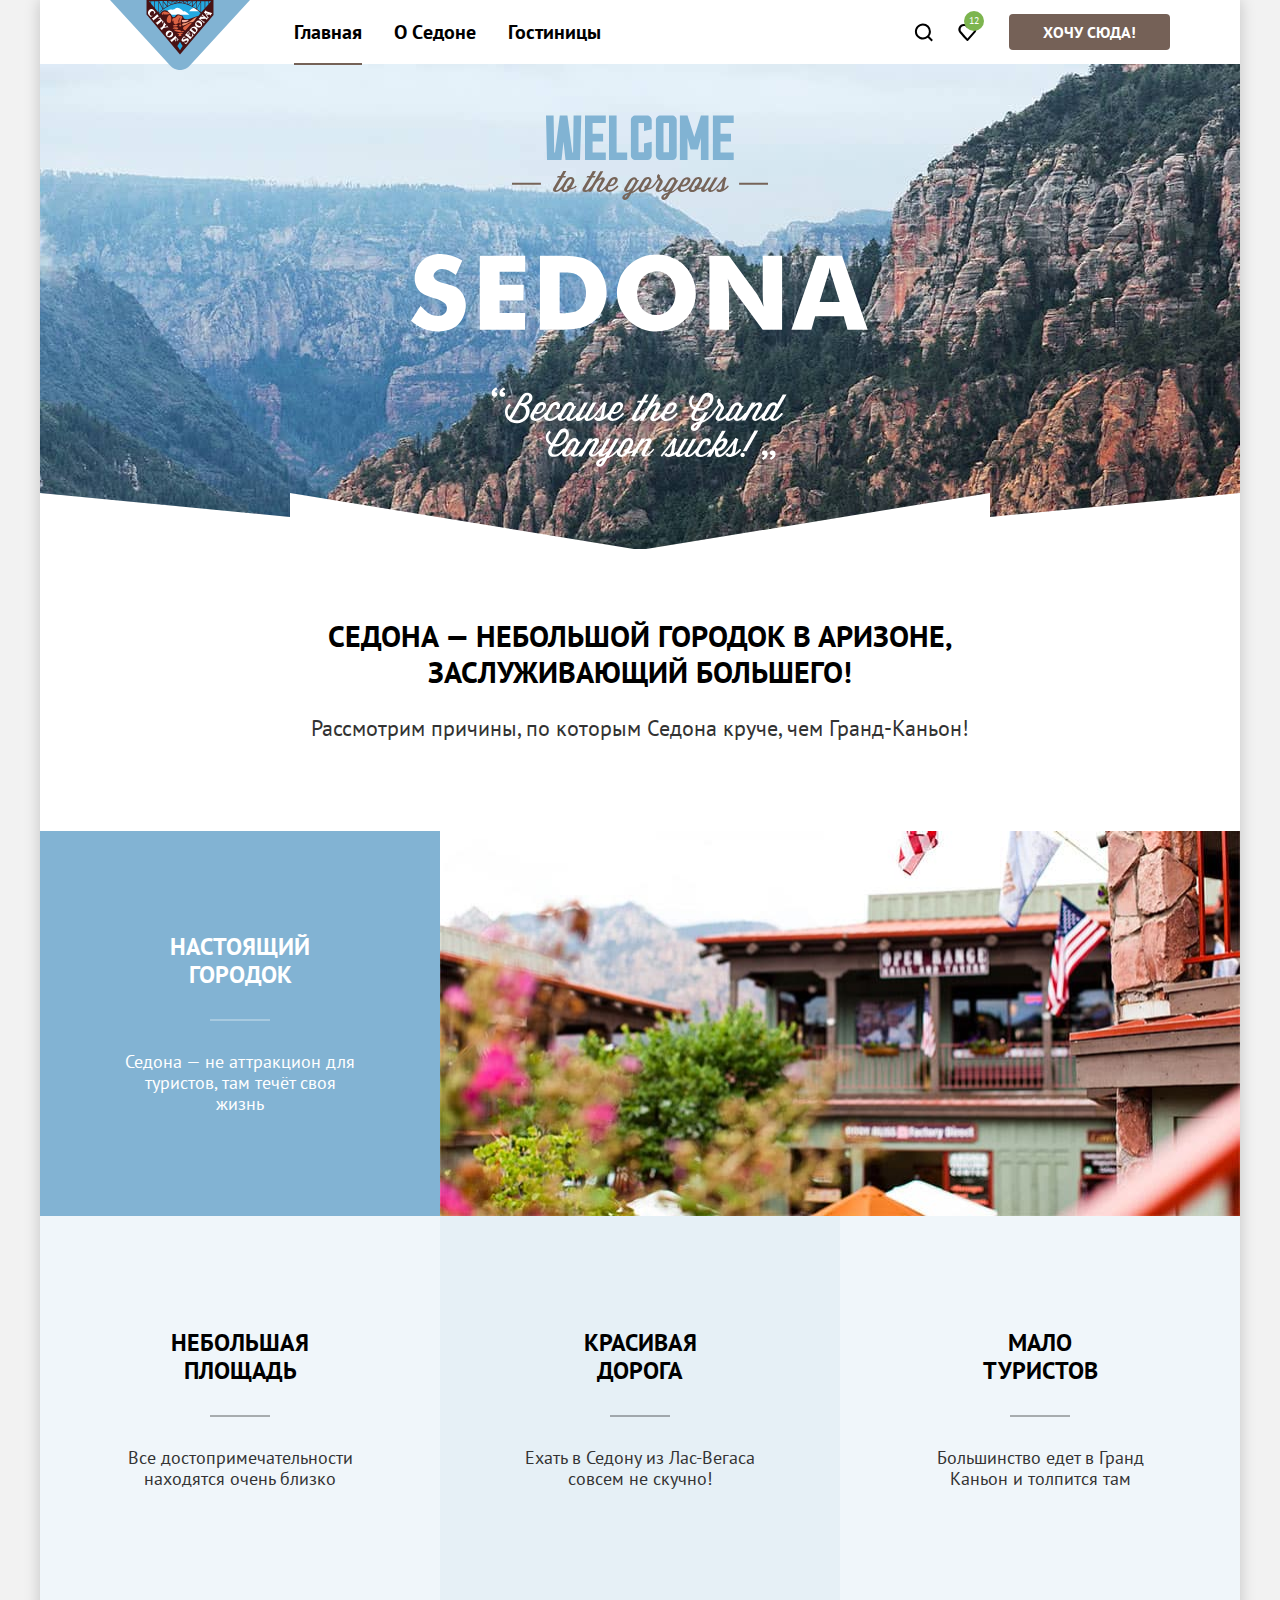
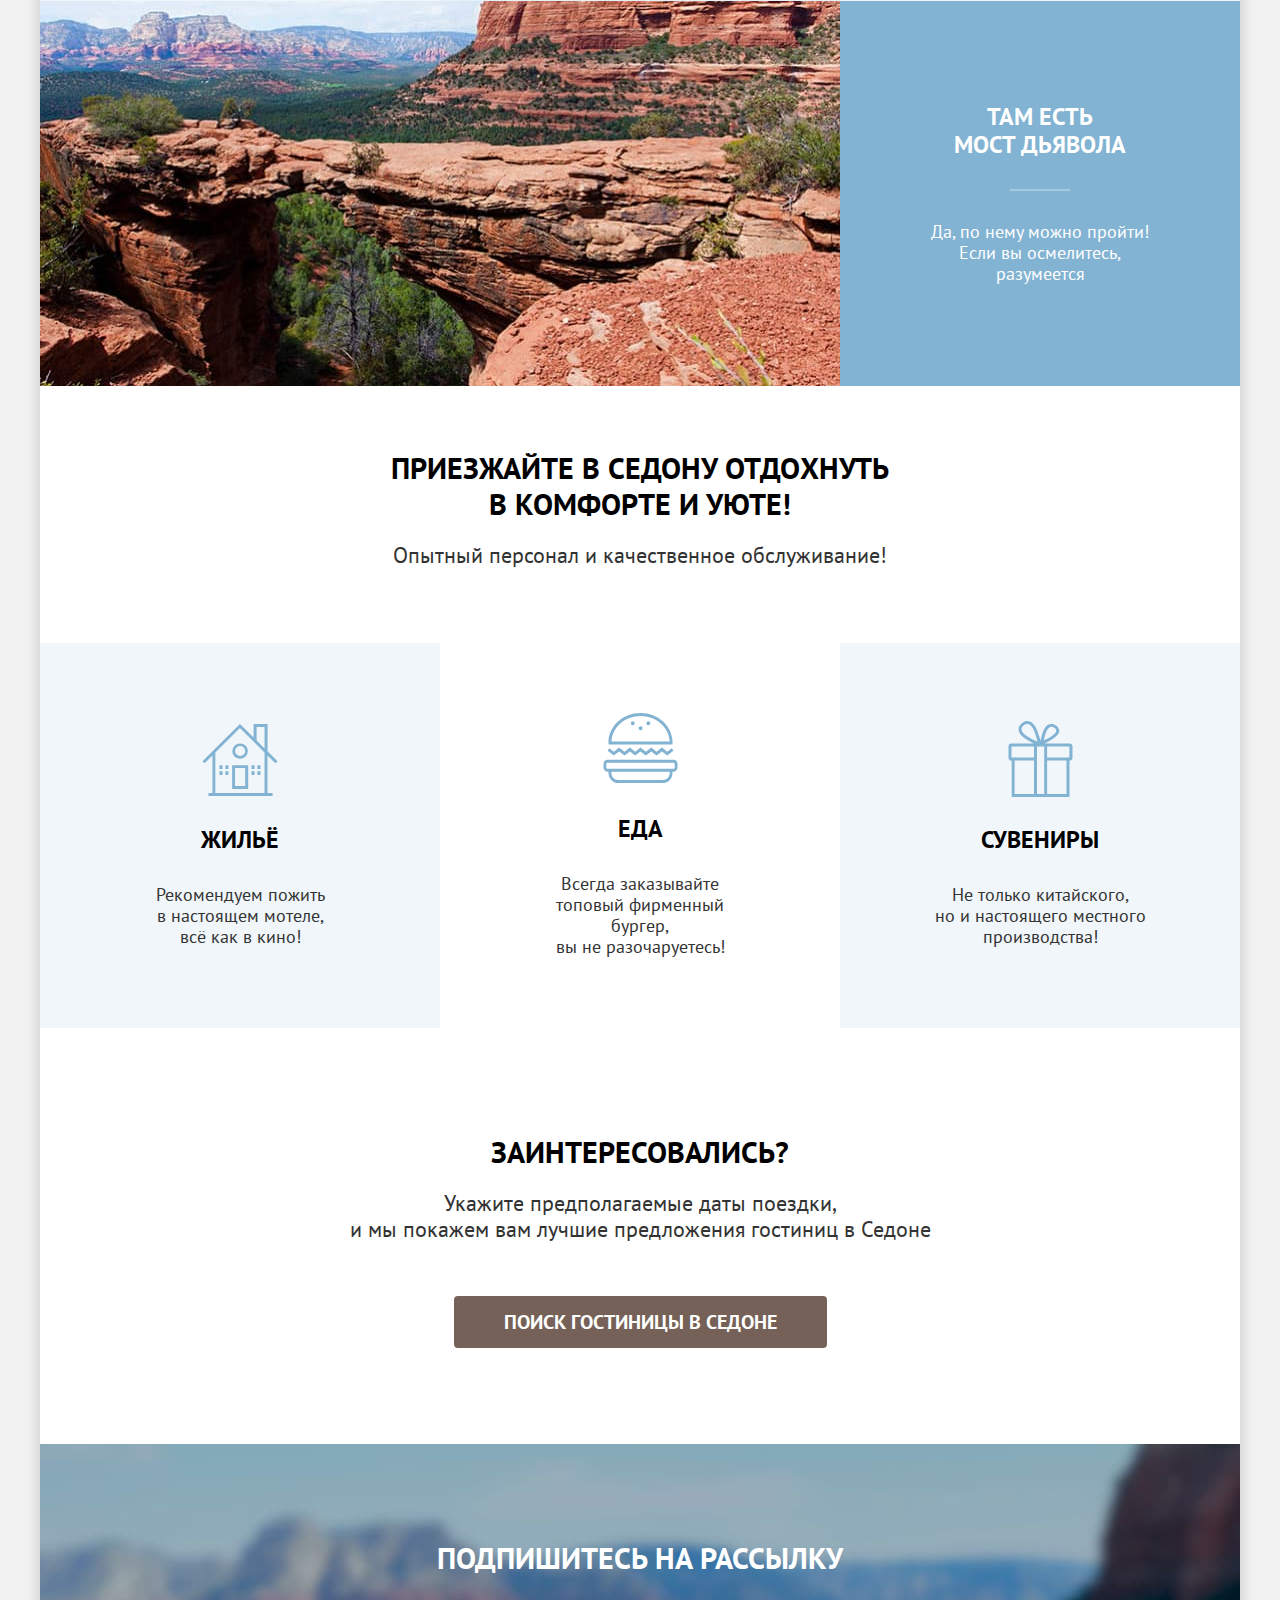
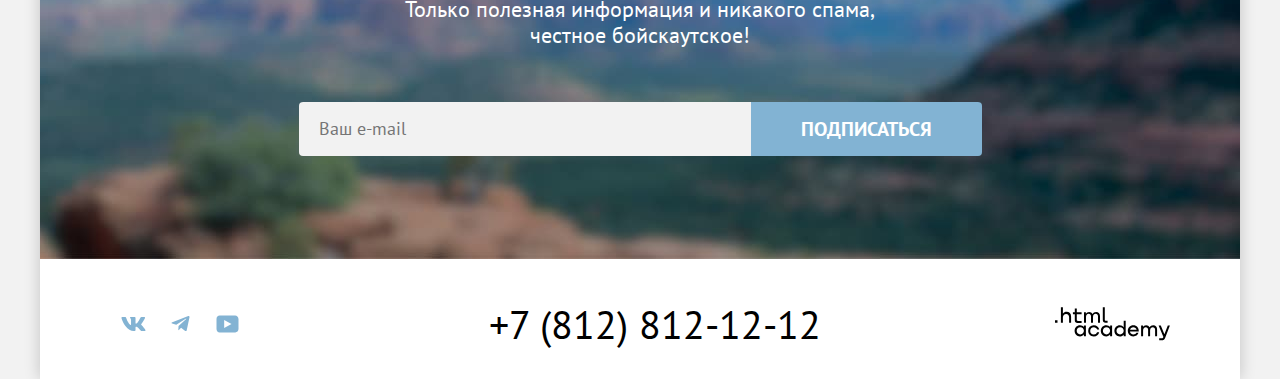
<file: index.html>
<!DOCTYPE html>
<html lang="ru">
  <head>
    <meta charset="utf-8">
    <title>HTML Academy: Седона</title>
    <link rel="stylesheet" href="styles/styles.css">
    <link rel="icon" href="favicon.ico">
    <link rel="icon" type="image/png" href="image/style/favicon.png">
  </head>
  <body>
    <div class="page-container">
      <header class="page-header">
        <nav class="navigation">
          <a class="navigation-logo" href="#">
            <img class="page-header-logo" src="image/index/logo.svg" width="140" height="70" alt="Логотип Седона.">
          </a>
          <ul class="navigation-list">
            <li class="navigation-item">
              <a class="navigation-link navigation-link-current" href="#">Главная</a>
            </li>
            <li class="navigation-item">
              <a class="navigation-link" href="#">О Cедоне</a>
            </li>
            <li class="navigation-item">
              <a class="navigation-link" href="hotels.html">Гостиницы</a>
            </li>
          </ul>
          <ul class="navigation-user">
            <li class="navigation-user-item">
              <a class="navigation-user-link search-icon" href="#">
                <span class="visually-hidden">
                  Поиск
                </span>
              </a>
            </li>
            <li class="navigation-user-item">
              <a class="navigation-user-link favourites" href="#">
                <span class="visually-hidden">
                  Избранное. Добавлено гостиниц:
                </span>
                <span class="favourites-number">
                  12
                </span>
              </a>
            </li>
            <li class="navigation-user-item">
              <a class="button brown button-user" href="#">Хочу сюда!</a>
            </li>
          </ul>
        </nav>
      </header>
      <main class="main-index main-container">
        <header class="index-header">
          <h1 class="visually-hidden page-title">Седона</h1>
          <img class="main-slogan" src="image/index/welcome.svg" width="458" height="352" alt="Добро пожаловать в Седону. Потому что Гранд Каньон отстой!">
        </header>
        <section class="description">
          <h2 class="description-title section-title">Седона — небольшой городок в Аризоне,<br> заслуживающий большего!</h2>
          <p class="description-text" >Рассмотрим причины, по которым Седона круче, чем Гранд-Каньон!</p>
          <ul class="reason-list">
            <li class="reason-item">
              <div class="reason-item-text-wrap">
                <h3 class="reason-title card-title">НАСТОЯЩИЙ <br> ГОРОДОК</h3>
                <p class="reason-text card-text">Седона — не аттракцион для туристов, там течёт своя жизнь</p>
              </div>
              <img class="reason-image" src="image/index/town.jpg" width="800" height="385" alt="Двухэтажные деревянные здания на фоне гор.">
            </li>
            <li class="reason-item">
              <div class="reason-item-text-wrap">
                <h3 class="reason-title card-title">НЕБОЛЬШАЯ ПЛОЩАДЬ</h3>
                <p class="reason-text card-text">Все достопримечательности находятся очень близко</p>
              </div>
            </li>
            <li class="reason-item">
              <div class="reason-item-text-wrap">
                <h3 class="reason-title card-title">КРАСИВАЯ<br> ДОРОГА</h3>
                <p class="reason-text card-text">Ехать в Седону из Лас-Вегаса совсем не скучно!</p>
              </div>
            </li>
            <li class="reason-item">
              <div class="reason-item-text-wrap">
                <h3 class="reason-title card-title">МАЛО<br> ТУРИСТОВ</h3>
                <p class="reason-text card-text">Большинство едет в Гранд Каньон и толпится там</p>
              </div>
            </li>
            <li class="reason-item">
              <img class="reason-image" src="image/index/devils-bridge.jpg" width="800" height="385" alt="Мост дьявола.">
              <div class="reason-item-text-wrap">
                <h3 class="reason-title card-title">ТАМ ЕСТЬ<br> МОСТ ДЬЯВОЛА</h3>
                <p class="reason-text card-text">Да, по нему можно пройти! Если вы осмелитесь, разумеется</p>
              </div>
            </li>
          </ul>
        </section>
        <section class="services">
          <h2 class="services-title section-title">Приезжайте в Седону отдохнуть<br> в комфорте и уюте!</h2>
          <p class="services-text">Опытный персонал и качественное обслуживание!</p>
          <ul class="services-list">
            <li class="services-item housing">
              <div class="services-item-wrap">
                <h3 class="services-item-title card-title">ЖИЛЬЁ</h3>
                <p class="services-item-text card-text">Рекомендуем пожить<br> в настоящем мотеле,<br> всё как в кино!</p>
              </div>
            </li>
            <li class="services-item food">
              <div class="services-item-wrap">
                <h3 class="services-item-title card-title">ЕДА</h3>
                <p class="services-item-text card-text">Всегда заказывайте<br> топовый фирменный бургер,<br> вы не разочаруетесь!</p>
              </div>
            </li>
            <li class="services-item souvenir">
              <div class="services-item-wrap">
                <h3 class="services-item-title card-title">СУВЕНИРЫ</h3>
                <p class="services-item-text card-text">Не только китайского,<br> но и настоящего местного<br> производства!</p>
              </div>
            </li>
          </ul>
        </section>
        <section class="search">
          <h2 class="search-title section-title">Заинтересовались?</h2>
          <p class="search-text">Укажите предполагаемые даты поездки,<br> и мы покажем вам лучшие предложения гостиниц в Седоне</p>
          <a class="search-link button brown" href="hotels.html">ПОИСК ГОСТИНИЦЫ В седоне</a>
        </section>
        <section class="subscribe">
          <h2 class="subscribe-title section-title">Подпишитесь на рассылку</h2>
          <p class="subscribe-text">Только полезная информация и никакого спама,<br> честное бойскаутское!</p>
          <form class="subscribe-form" action="https://echo.htmlacademy.ru/" method="post">
            <label class="email-field visually-hidden" for="subscribe-email">Ваш e-mail:</label>
            <input class="subscribe-input-field" type="email" placeholder="Ваш e-mail" name="subscribe-email" id="subscribe-email" required>
            <button class="subscribe-button button blue" type="submit">
              Подписаться
            </button>
          </form>
        </section>
      </main>
      <footer class="page-footer">
        <div class="footer-wrap">
          <section class="footer-social">
            <h2 class="visually-hidden">Соцсети</h2>
            <ul class="footer-social-list">
              <li class="footer-social-item">
                <a class="footer-social-link" href="https://vk.com/htmlacademy">
                  <span class="visually-hidden">Вконтакте.</span>
                  <svg class="social-link-icon vk-icon" aria-hidden="true" focusable="false" xmlns="http://www.w3.org/2000/svg" width="25" height="14" viewBox="0 0 25 14" fill="currentColor"><path fill-rule="evenodd" d="M23.95.95c.17-.55 0-.95-.8-.95h-2.62c-.67 0-.98.35-1.14.73 0 0-1.34 3.2-3.23 5.27-.61.6-.89.8-1.22.8-.17 0-.42-.2-.42-.74V.95c0-.66-.19-.95-.74-.95H9.65c-.42 0-.67.3-.67.6 0 .61.95.76 1.05 2.5v3.8c0 .84-.16.99-.5.99-.88 0-3.05-3.21-4.33-6.89-.25-.71-.5-1-1.17-1H1.4C.65 0 .5.35.5.73c0 .68.89 4.07 4.14 8.55C6.81 12.34 9.87 14 12.65 14c1.67 0 1.88-.37 1.88-1v-2.32c0-.73.16-.88.68-.88.4 0 1.06.2 2.62 1.67C19.61 13.22 19.9 14 20.9 14h2.63c.75 0 1.13-.37.91-1.1-.24-.72-1.09-1.77-2.22-3.02-.6-.7-1.53-1.47-1.8-1.86-.4-.49-.28-.7 0-1.14 0 0 3.2-4.43 3.53-5.93Z" clip-rule="evenodd"/></svg>
                </a>
              </li>
              <li class="footer-social-item">
                <a class="footer-social-link" href="https://t.me/htmlacademy">
                  <span class="visually-hidden">Телеграм.</span>
                  <svg class="social-link-icon telegram-icon" aria-hidden="true" focusable="false" xmlns="http://www.w3.org/2000/svg" width="19" height="16" viewBox="0 0 19 16" fill="currentColor"><path d="M17.29.1 1.34 6.25c-1.09.43-1.08 1.04-.2 1.31l4.1 1.28 9.47-5.98c.44-.27.85-.12.52.18L7.55 9.96l-.28 4.22c.41 0 .6-.19.83-.41l1.99-1.93 4.13 3.05c.77.42 1.31.2 1.5-.7l2.72-12.8C18.72.27 18-.23 17.29.09Z"/></svg>
                </a>
              </li>
              <li class="footer-social-item">
                <a class="footer-social-link" href="https://www.youtube.com/user/htmlacademyru">
                  <span class="visually-hidden">Ютуб.</span>
                  <svg class="social-link-icon youtube-icon" aria-hidden="true" focusable="false" xmlns="http://www.w3.org/2000/svg" width="23" height="18" viewBox="0 0 23 18" fill="currentColor"><path d="M19.1.5H3.68C1.81.5.5 2.1.5 3.9V14c0 1.9 1.31 3.5 3.17 3.5h15.66c1.64 0 3.17-1.6 3.17-3.4V3.9C22.28 2.1 20.97.5 19.1.5ZM8.17 13.04V4.96L15.5 9l-7.34 4.04Z"/></svg>
                </a>
              </li>
            </ul>
          </section>
          <section class="footer-contacts" >
            <h2 class="visually-hidden">Контакты.</h2>
            <address class="footer-contacts-address">
              <a class="footer-contacts-address-phone" href="tel:+78128121212">+7 (812) 812-12-12</a>
            </address>
          </section>
          <a class="footer-htmlacademy-link" href="https://htmlacademy.ru/">
            <span class="visually-hidden">Логотип html академии.</span>
            <svg class="htmlacademy-logo" aria-hidden="true" focusable="false" xmlns="http://www.w3.org/2000/svg" width="115" height="34" viewBox="0 0 115 34" fill="currentColor"><path d="M0 13.26v2.6h2.5v-2.6H0ZM11.6 4.86c-1.6 0-2.8.7-3.6 1.7h-.1V.36h-2v15.5h2v-5.3c0-2.1 1.3-3.6 3.3-3.6 1.8 0 2.9 1.4 2.9 3.2v5.7h2v-6.1c.1-3-1.8-4.9-4.5-4.9ZM26.6 5.16h-4.8v-3.7h-2v3.8h-1.9v2h1.9v6c0 1.7 1 2.7 2.7 2.7h4.1v-2h-3.7c-.7 0-1.1-.4-1.1-1.1v-5.7h4.8v-2ZM41.1 4.96c-1.6 0-2.9.8-3.5 2.1h-.1c-.6-1.2-1.8-2.1-3.4-2.1-1.4 0-2.5.8-3.1 1.8h-.1v-1.6H29v10.6h2v-5.4c0-2 1-3.5 2.6-3.5 1.5 0 2.4 1 2.4 2.6v6.3h2v-5.6c0-2.4 1.4-3.3 2.6-3.3 1.5 0 2.4 1 2.4 2.6v6.3h2v-6.5c.1-2.5-1.4-4.3-3.9-4.3ZM47.8 13.06c0 1.7 1 2.7 2.8 2.7h2v-2h-1.7c-.7 0-1.1-.4-1.1-1.1V.36h-2v12.7ZM28.9 20.06c-.9-1.1-2.2-1.8-3.9-1.8-3.1 0-5.4 2.3-5.4 5.6s2.3 5.6 5.4 5.6c1.8 0 3-.8 3.8-1.9h.1v1.6h2v-10.6h-2v1.5Zm-3.6 7.4c-2.2 0-3.6-1.6-3.6-3.6s1.4-3.6 3.6-3.6 3.6 1.6 3.6 3.6c0 1.9-1.4 3.6-3.6 3.6ZM44.2 22.36c-.5-2.4-2.6-4.1-5.4-4.1a5.4 5.4 0 0 0-5.6 5.6c0 3.1 2.2 5.6 5.6 5.6 2.8 0 4.9-1.8 5.4-4.2h-2.1a3.4 3.4 0 0 1-3.3 2.3c-2.2 0-3.6-1.6-3.6-3.6s1.4-3.6 3.6-3.6c1.6 0 2.8 1 3.3 2.2h2.1v-.2ZM55.1 20.06c-.9-1.1-2.2-1.8-3.9-1.8-3.1 0-5.4 2.3-5.4 5.6s2.3 5.6 5.4 5.6c1.8 0 3-.8 3.8-1.9h.1v1.6h2v-10.6h-2v1.5Zm-3.6 7.4c-2.2 0-3.6-1.6-3.6-3.6s1.4-3.6 3.6-3.6 3.6 1.6 3.6 3.6c0 1.9-1.5 3.6-3.6 3.6ZM68.7 20.16c-.9-1.1-2.2-1.9-3.9-1.9-3.1 0-5.4 2.3-5.4 5.6s2.2 5.6 5.4 5.6c1.7 0 3-.8 3.8-1.8h.1v1.5h2v-15.4h-2v6.4Zm-3.6 7.3c-2.2 0-3.6-1.6-3.6-3.6s1.4-3.6 3.6-3.6 3.6 1.6 3.6 3.6c-.1 2-1.5 3.6-3.6 3.6ZM78.3 18.26c-3.3 0-5.5 2.5-5.5 5.6 0 3 2.1 5.6 5.5 5.6 2.5 0 4.5-1.3 5.2-3.6h-2.1c-.5 1-1.6 1.6-3 1.6-1.9 0-3.3-1.3-3.4-2.9h8.8c.2-3.6-2-6.3-5.5-6.3Zm0 1.9c1.7 0 3 1 3.3 2.6h-6.5c.3-1.5 1.5-2.6 3.2-2.6ZM98.2 18.26c-1.6 0-2.9.8-3.6 2h-.1c-.6-1.2-1.8-2-3.4-2-1.4 0-2.5.7-3.1 1.8v-1.5h-1.9v10.6h2v-5.4c0-2 1-3.4 2.6-3.5 1.5 0 2.4 1 2.4 2.6v6.3h2v-5.6c0-2.4 1.4-3.3 2.6-3.3 1.5 0 2.4 1 2.4 2.6v6.3h2v-6.5c.1-2.6-1.4-4.4-3.9-4.4ZM109.4 27.36l-3.6-8.9h-2.2l4.8 11.6c-.3.9-.7 1.2-1.7 1.2h-2.5v2h2.5c1.8 0 2.8-.8 3.5-2.6l4.7-12.2h-2.1l-3.4 8.9Z"/></svg>
          </a>
        </div>
      </footer>
    </div>
    <div class="modal-container modal-container-close">
      <div class="modal modal-find-hotel">
        <button class="modal-close-button" type="button"><svg class="close-icon" aria-hidden="true" focusable="false" xmlns="http://www.w3.org/2000/svg" viewBox="0 0 21 20" width="21" height="20" fill="CurrentColor"><path d="M17.4 4.3 16.1 3l-5.7 5.7L4.68 3l-1.3 1.3L9.1 10l-5.7 5.7L4.68 17l5.7-5.7L16.1 17l1.3-1.3-5.71-5.7 5.7-5.7Z"/></svg><span class="visually-hidden">Закрыть окно.</span></button>
        <section class="modal-find-hotel-form">
          <h2 class="section-title modal-title">ПОИСК ГОСТИНИЦЫ В СЕДОНЕ</h2>
          <form class="find-hotel-form" action="https://echo.htmlacademy.ru/" method="post">
            <label class="modal-label arrival-date-label" for="arrival-date-field">Дата Заезда:</label>
            <input class="modal-field arrival-date-field" id="arrival-date-field" type="text" name="arrival-date" placeholder="Введите дату" required value="27 апреля 2020">
            <p class="field-message message-error arrival-field-error">Мы не можем отправить вас в прошлое.</p>
            <label class="modal-label leaving-date-label" for="leaving-date-field">Дата Выезда:</label>
            <input class="modal-field leaving-date-field" id="leaving-date-field" type="text" name="leaving-date" placeholder="Введите дату" required value="1 сентября 2023">
            <p class="field-message leaving-field-succes">На эти даты есть свободные номера. Пока есть.</p>
            <label class="modal-label person-number-label" for="person-number-field">Взрослые:</label>
            <input class="modal-field number-field person-number-field" id="person-number-field" type="number" step="1" min="1" name="person-number" placeholder="1" required value="2">
            <button class="number-field-button person-batton-reduce" type="button"><svg class="reduce-icon" aria-hidden="true" focusable="false" xmlns="http://www.w3.org/2000/svg" viewBox="0 0 21 20" width="21" height="20" fill="CurrentColor"><path d="M3.4 9v2h14V9h-14Z"/></svg><span class="visually-hidden">Уменьшить.</span></button>
            <button class="number-field-button person-batton-add" type="button"><svg class="add-icon" aria-hidden="true" focusable="false" xmlns="http://www.w3.org/2000/svg" viewBox="0 0 20 20" width="20" height="20" fill="CurrentColor"><path d="M17 9h-6V3H9v6H3v2h6v6h2v-6h6V9Z"/></svg><span class="visually-hidden">Увеличить.</span></button>
            <label class="modal-label child-number-label" for="child-number-field">Дети:</label>
            <div class="child-tooltip">
              <button class="tooltip-toggle" type="button" aria-labelledby="child-tooltip-text"></button>
              <p class="tooltip-text" role="tooltip" id="child-tooltip-text">Укажите количество детей, которые будут с вами, возраст которых от 6 до 18 лет. Дети до 6 лет размещаются бесплатно.</p>
            </div>
            <input class="modal-field number-field child-number-field" id="child-number-field" type="number" step="1" min="0" name="child-number" placeholder="1" value="2">
            <button class="number-field-button child-batton-reduce" type="button"><svg class="reduce-icon" aria-hidden="true" focusable="false" xmlns="http://www.w3.org/2000/svg" viewBox="0 0 21 20" width="21" height="20" fill="CurrentColor"><path d="M3.4 9v2h14V9h-14Z"/></svg><span class="visually-hidden">Уменьшить.</span></button>
            <button class="number-field-button child-batton-add" type="button"><svg class="add-icon" aria-hidden="true" focusable="false" xmlns="http://www.w3.org/2000/svg" viewBox="0 0 20 20" width="20" height="20" fill="CurrentColor"><path d="M17 9h-6V3H9v6H3v2h6v6h2v-6h6V9Z"/></svg><span class="visually-hidden">Увеличить.</span></button>
            <button class="button blue batton-find" type="button">НАЙТИ</button>
          </form>
        </section>
      </div>
    </div>
  </body>
</html>
</file>
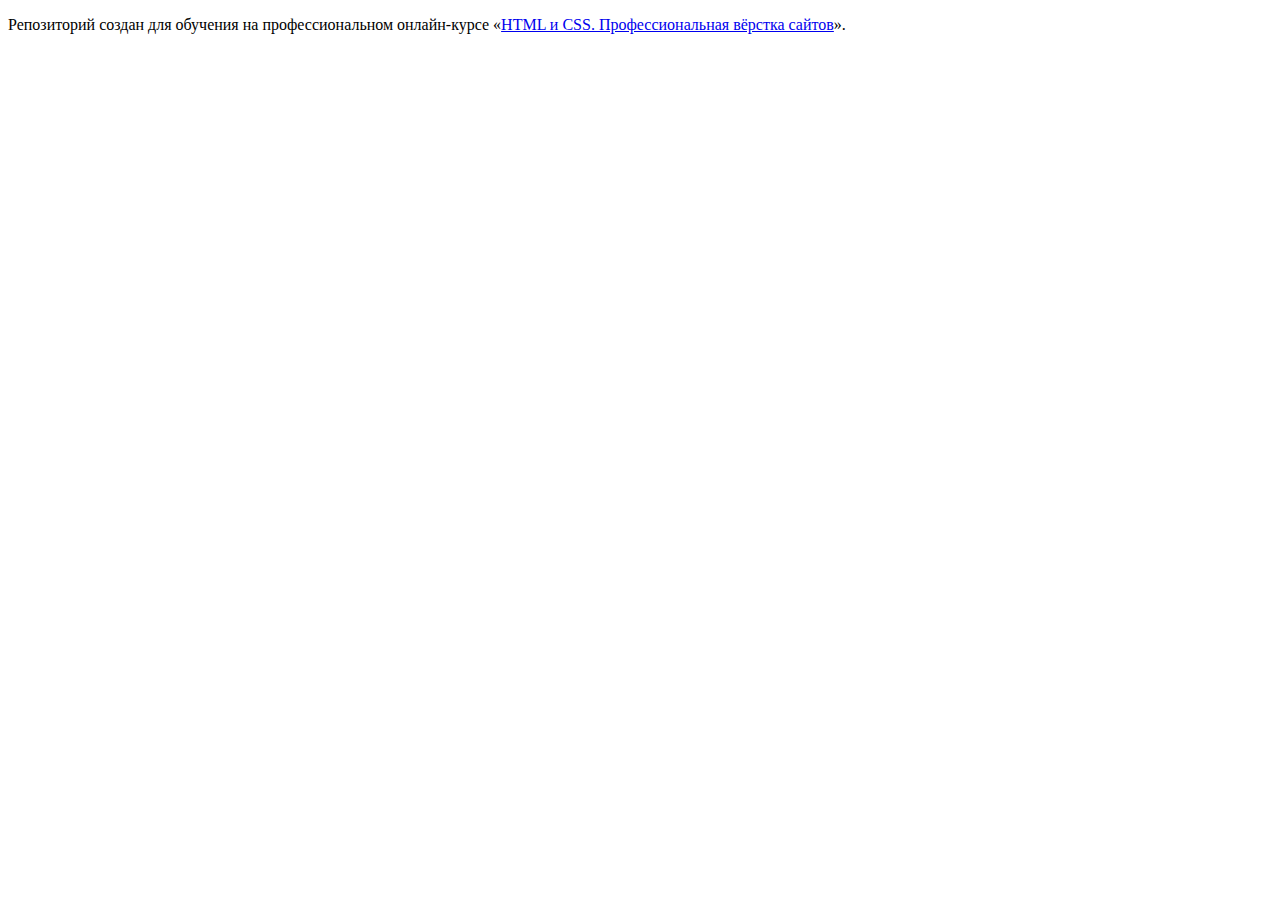
<file: 1/index.html>
<!DOCTYPE html>
<html lang="ru">
  <head>
    <meta charset="utf-8">
    <title>HTML Academy: Седона</title>
    <base href="https://htmlacademy-htmlcss.github.io/949427-sedona-36/1/">
</head>
  <body>

    <p>Репозиторий создан для обучения на профессиональном онлайн‑курсе «<a href="https://htmlacademy.ru/intensive/htmlcss">HTML и CSS. Профессиональная вёрстка сайтов</a>».</p>

  </body>
</html>
</file>
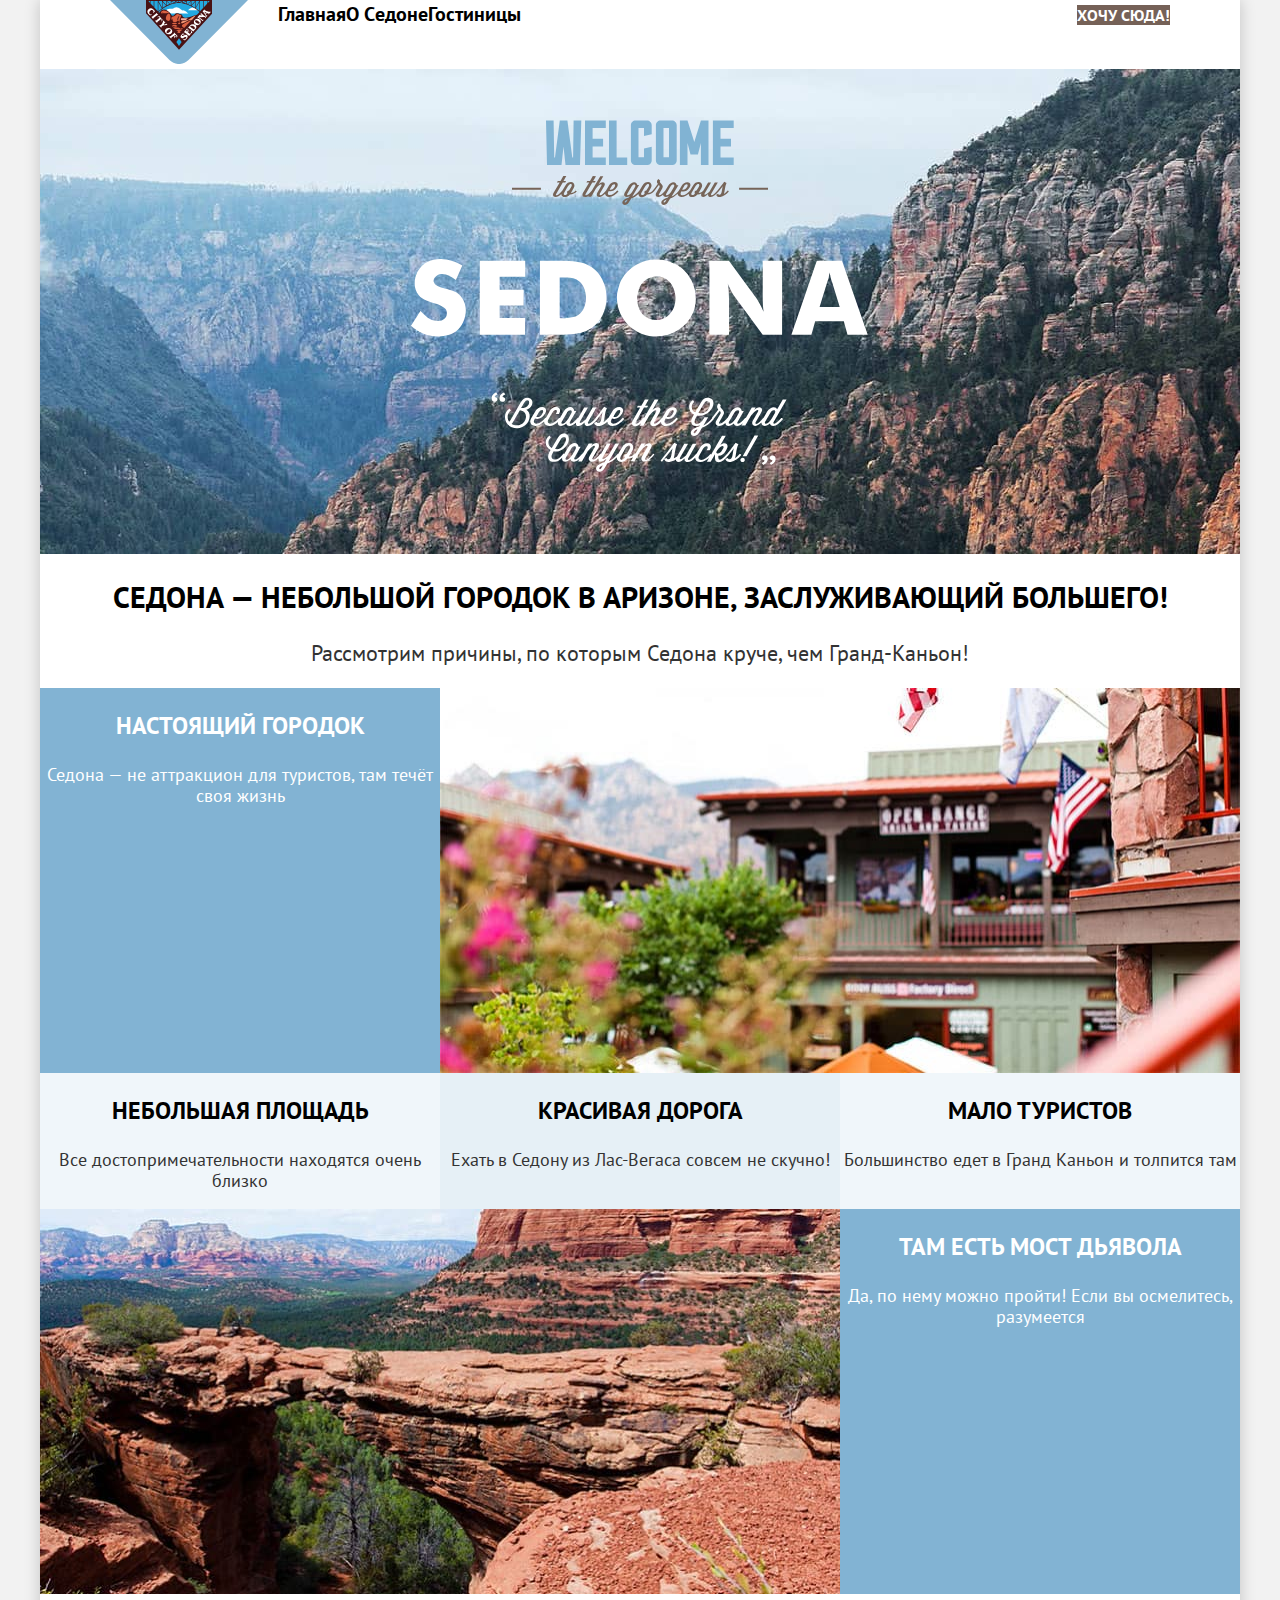
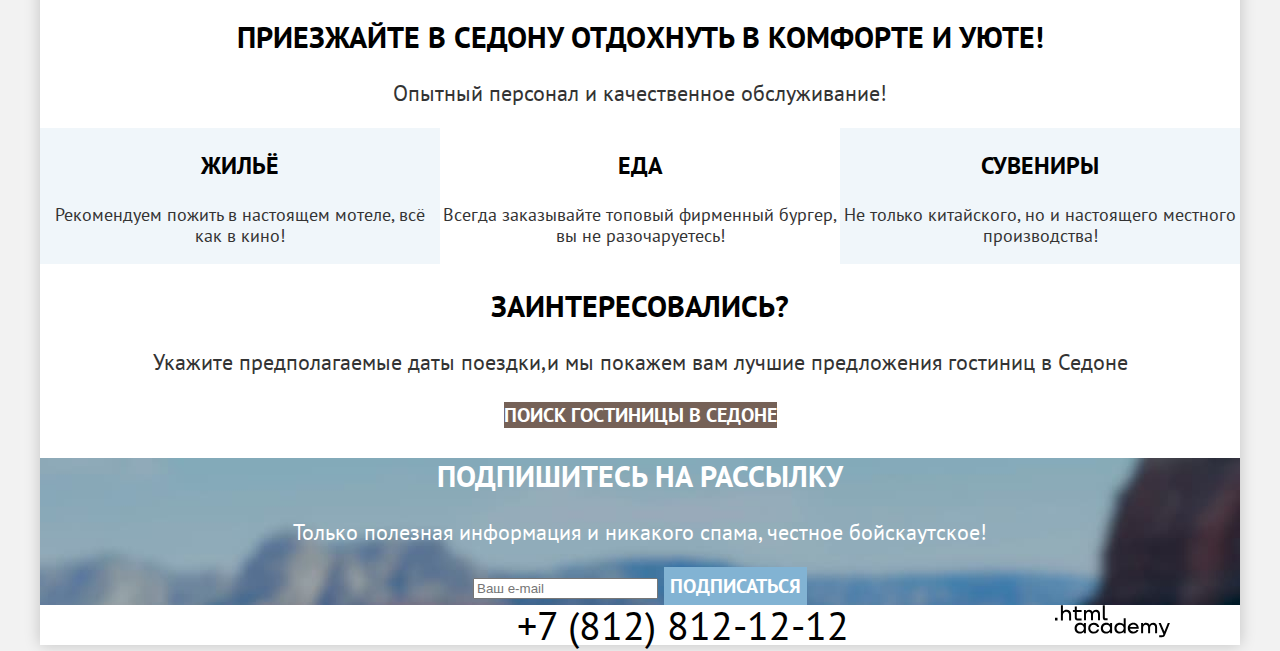
<file: 5/index.html>
<!DOCTYPE html>
<html lang="ru">
  <head>
    <meta charset="utf-8">
    <title>HTML Academy: Седона</title>
    <link rel="stylesheet" href="styles/styles.css">
    <base href="https://htmlacademy-htmlcss.github.io/949427-sedona-36/5/">
</head>
  <body>
    <div class="page-container">
      <header class="page-header">
        <nav class="navigation">
          <a class="navigation-logo" href="#">
            <img class="page-header-logo" src="image/index/logo.svg" width="138" height="64" alt="Логотип Седона.">
          </a>
          <ul class="navigation-list">
            <li class="navigation-item">
              <a class="navigation-link navigation-link-current" href="#">Главная</a>
            </li>
            <li class="navigation-item">
              <a class="navigation-link" href="#">О Cедоне</a>
            </li>
            <li class="navigation-item">
              <a class="navigation-link" href="hotels.html">Гостиницы</a>
            </li>
          </ul>
          <ul class="navigation-user">
            <li class="navigation-user-item">
              <a class="navigation-user-link" href="#">
                <span class="visually-hidden search">
                  Поиск
                </span>
              </a>
            </li>
            <li class="navigation-user-item">
              <a class="navigation-user-link" href="#">
                <span class="visually-hidden favourites">
                  Избранное
                </span>
                <span class="visually-hidden favourites-number">
                  12
                </span>
              </a>
            </li>
            <li>
              <a class="navigation-user-link button brown" href="#">Хочу сюда!</a>
            </li>
          </ul>
        </nav>
      </header>
      <main class="main-index main-container">
        <header class="index-header">
          <h1 class="visually-hidden page-title">Седона</h1>
          <img class="main-slogan" src="image/index/welcome.svg" width="458" height="352" alt="Добро пожаловать в Седону. Потому что Гранд Каньон отстой!">
        </header>
        <section class="description">
          <h2 class="description-title section-title">Седона — небольшой городок в Аризоне, заслуживающий большего!</h2>
          <p class="description-text" >Рассмотрим причины, по которым Седона круче, чем Гранд-Каньон!</p>
          <ul class="reason-list">
            <li class="reason-item light-style">
              <div class="reason-item-wrap">
                <div class="reason-item-text-wrap">
                  <h3 class="reason-title card-title light-style">Настоящий городок</h3>
                  <p class="reason-text card-text">Седона — не аттракцион для туристов, там течёт своя жизнь</p>
                </div>
                <img class="reason-image" src="image/index/town.jpg" width="800" height="385" alt="Двухэтажные деревянные здания на фоне гор.">
              </div>
            </li>
            <li class="reason-item">
              <div class="reason-item-text-wrap">
                <h3 class="reason-title card-title">Небольшая площадь</h3>
                <p class="reason-text card-text">Все достопримечательности находятся очень близко</p>
              </div>
            </li>
            <li class="reason-item">
              <div class="reason-item-text-wrap">
                <h3 class="reason-title card-title">Красивая дорога</h3>
                <p class="reason-text card-text">Ехать в Седону из Лас-Вегаса совсем не скучно!</p>
              </div>
            </li>
            <li class="reason-item">
              <div class="reason-item-text-wrap">
                <h3 class="reason-title card-title">Мало туристов</h3>
                <p class="reason-text card-text">Большинство едет в Гранд Каньон и толпится там</p>
              </div>
            </li>
            <li class="reason-item light-style">
              <div class="reason-item-wrap">
                <img class="reason-image" src="image/index/devils-bridge.jpg" width="800" height="385" alt="Мост дьявола.">
                <div class="reason-item-text-wrap">
                  <h3 class="reason-title card-title light-style">Там есть мост дьявола</h3>
                  <p class="reason-text card-text">Да, по нему можно пройти! Если вы осмелитесь, разумеется</p>
                </div>
              </div>
            </li>
          </ul>
        </section>
        <section class="services">
          <h2 class="services-title section-title">Приезжайте в Седону отдохнуть в комфорте и уюте!</h2>
          <p class="services-text">Опытный персонал и качественное обслуживание!</p>
          <ul class="services-list">
            <li class="services-item">
              <div class="services-item-wrap">
                <h3 class="services-item-title card-title">Жильё</h3>
                <p class="services-item-text card-text">Рекомендуем пожить в настоящем мотеле, всё как в кино!</p>
              </div>
            </li>
            <li class="services-item">
              <div class="services-item-wrap">
                <h3 class="services-item-title card-title">Еда</h3>
                <p class="services-item-text card-text">Всегда заказывайте топовый фирменный бургер, вы не разочаруетесь!</p>
              </div>
            </li>
            <li class="services-item">
              <div class="services-item-wrap">
                <h3 class="services-item-title card-title">Сувениры</h3>
                <p class="services-item-text card-text">Не только китайского, но и настоящего местного производства!</p>
              </div>
            </li>
          </ul>
        </section>
        <section class="search">
          <h2 class="search-title section-title">Заинтересовались?</h2>
          <p class="search-text">Укажите предполагаемые даты поездки,и мы покажем вам лучшие предложения гостиниц в Седоне</p>
          <a class="search-link button brown" href="hotels.html">ПОИСК ГОСТИНИЦЫ В седоне</a>
        </section>
        <section class="subscribe">
          <h2 class="subscribe-title section-title">Подпишитесь на рассылку</h2>
          <p class="subscribe-text">Только полезная информация и никакого спама, честное бойскаутское!</p>
          <form class="subscribe-form" action="https://echo.htmlacademy.ru/" method="post">
            <label class="email-field visually-hidden" for="subscribe-email">Ваш e-mail:</label>
            <input class="input-field" type="email" placeholder="Ваш e-mail" name="subscribe-email" id="subscribe-email" required>
            <button class="subscribe-button button blue" type="submit">
              Подписаться
            </button>
          </form>
        </section>
      </main>
      <footer class="page-footer">
        <div class="footer-wrap">
          <section class="footer-social">
            <h2 class="visually-hidden">Соцсети</h2>
            <ul class="footer-social-list">
              <li class="footer-social-item">
                <a class="footer-social-link" href="https://vk.com/htmlacademy">
                  <span class="visually-hidden">Вконтакте</span>
                </a>
              </li>
              <li class="footer-social-item">
                <a class="footer-social-link" href="https://t.me/htmlacademy">
                  <span class="visually-hidden">Телеграм</span>
                </a>
              </li>
              <li class="footer-social-item">
                <a class="footer-social-link" href="https://www.youtube.com/user/htmlacademyru">
                  <span class="visually-hidden">Ютуб</span>
                </a>
              </li>
            </ul>
          </section>
          <section class="footer-contacts" >
            <h2 class="visually-hidden">Контакты</h2>
            <address class="footer-contacts-address">
              <a class="footer-contacts-address-phone" href="tel:+78128121212">+7 (812) 812-12-12</a>
            </address>
          </section>
          <a class="footer-htmlacademy-link" href="https://htmlacademy.ru/">
            <img class="footer-htmlacademy-logo" src="image/index/htmlacademy-logo.svg" width="115" height="33" alt="Логотип html академии.">
          </a>
        </div>
      </footer>
    </div>
  </body>
</html>
</file>
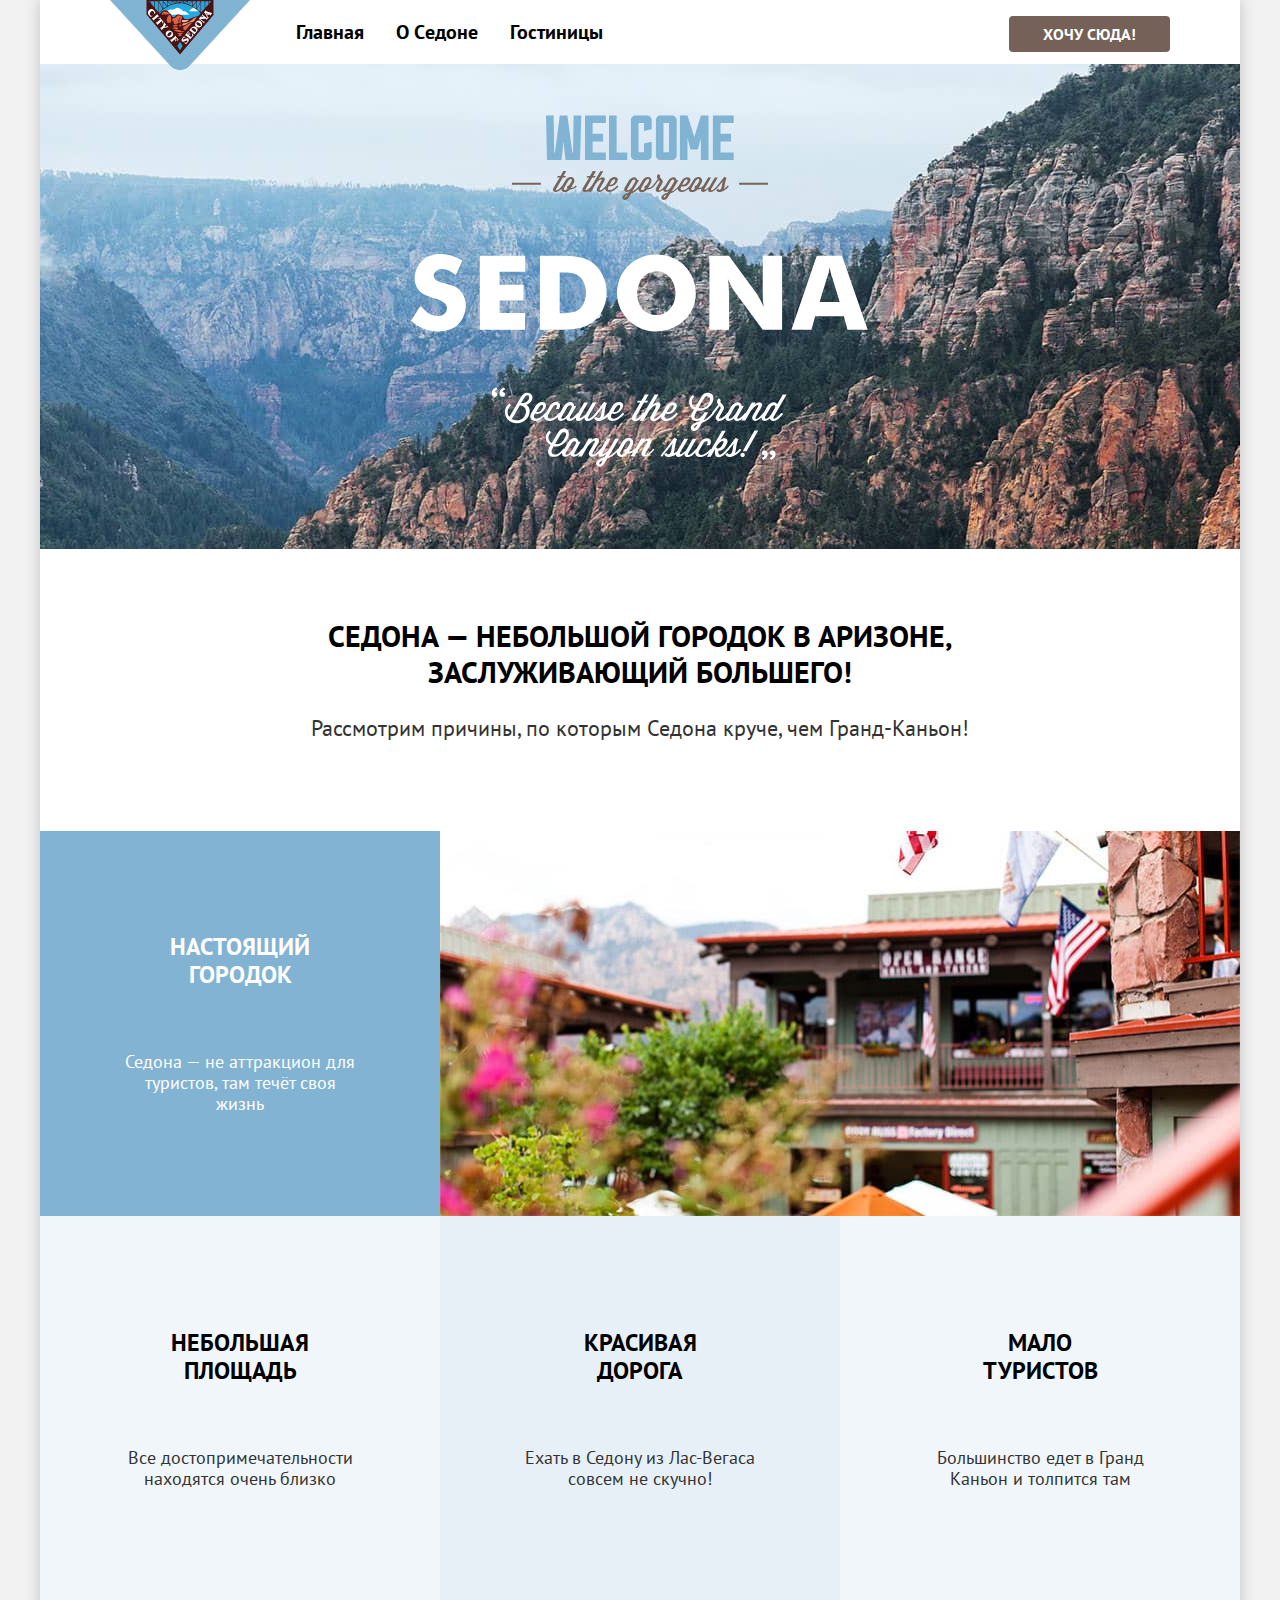
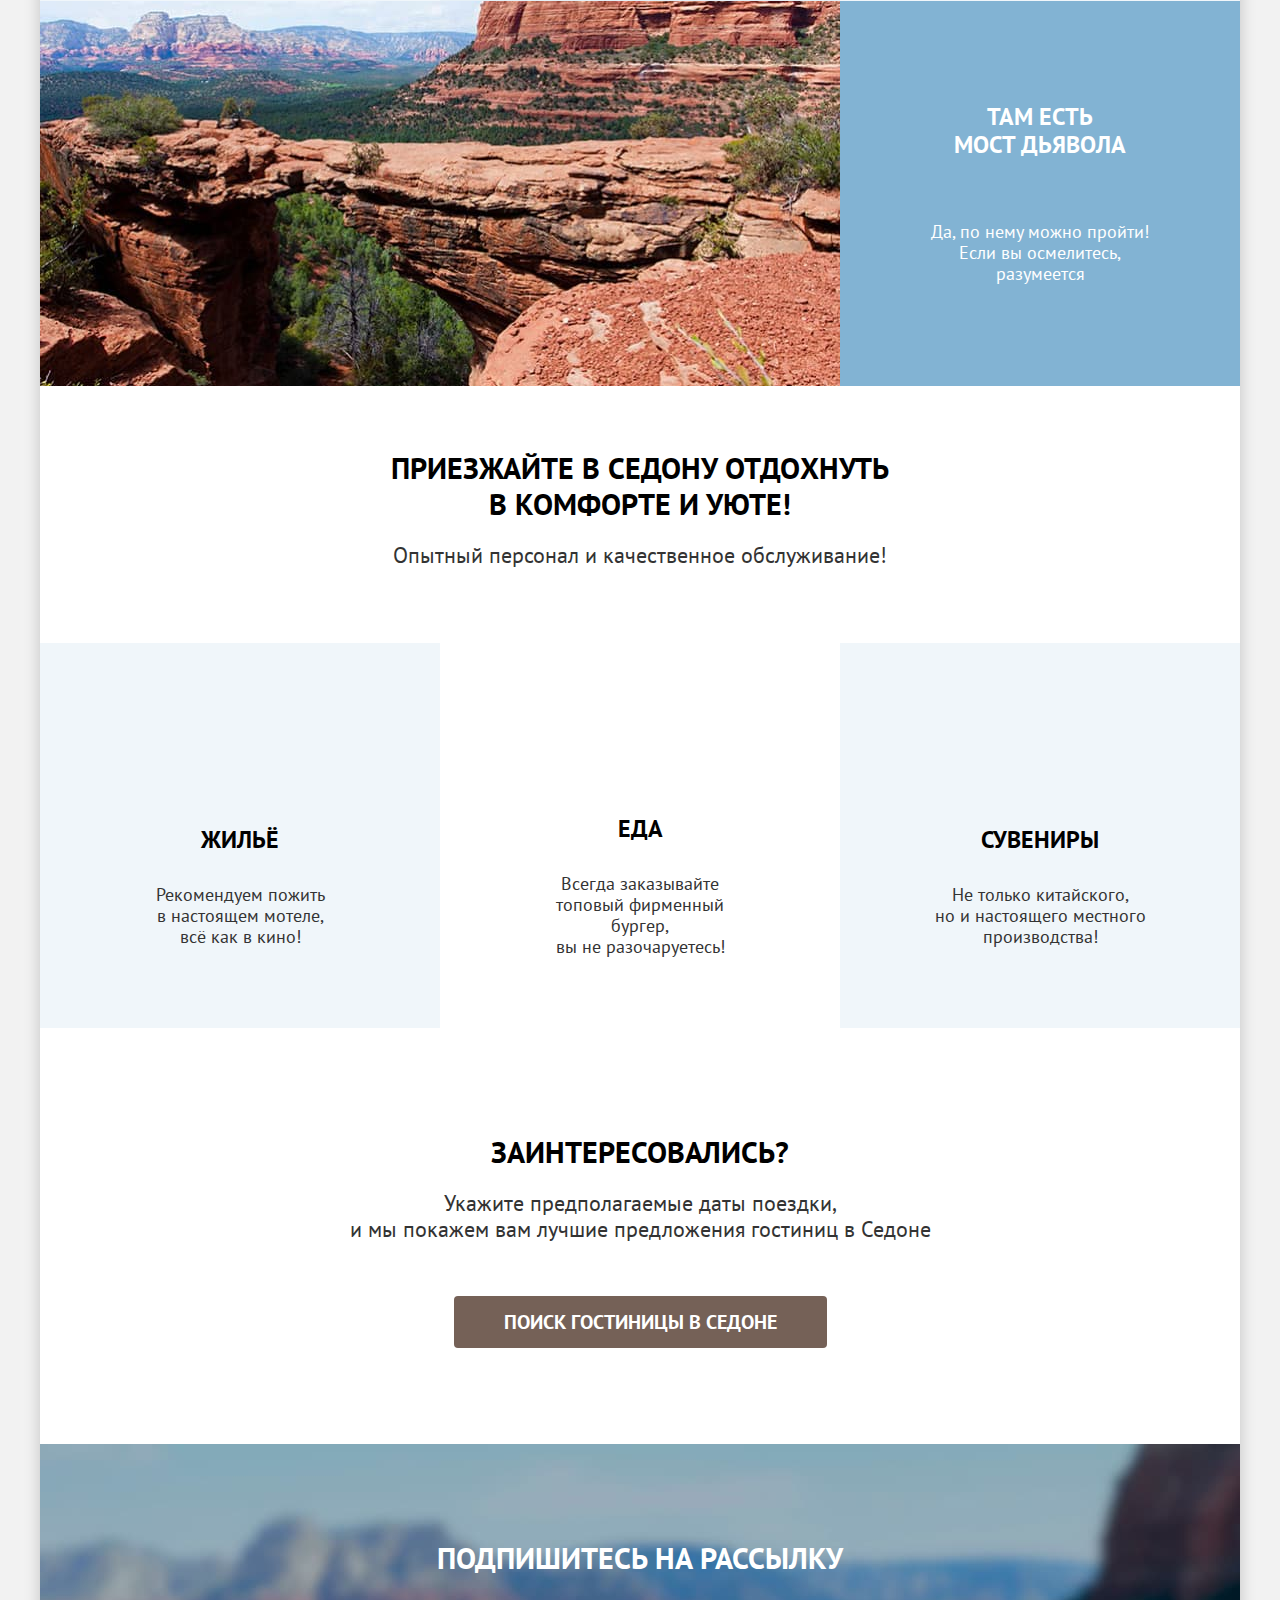
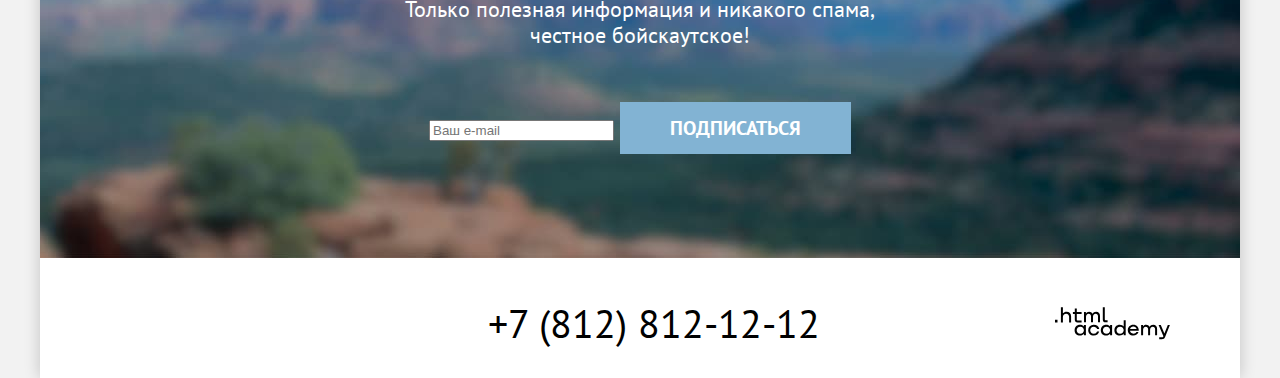
<file: 7/index.html>
<!DOCTYPE html>
<html lang="ru">
  <head>
    <meta charset="utf-8">
    <title>HTML Academy: Седона</title>
    <link rel="stylesheet" href="styles/styles.css">
    <base href="https://htmlacademy-htmlcss.github.io/949427-sedona-36/7/">
</head>
  <body>
    <div class="page-container">
      <header class="page-header">
        <nav class="navigation">
          <a class="navigation-logo" href="#">
            <img class="page-header-logo" src="image/index/logo.svg" width="140" height="70" alt="Логотип Седона.">
          </a>
          <ul class="navigation-list">
            <li class="navigation-item">
              <a class="navigation-link navigation-link-current" href="#">Главная</a>
            </li>
            <li class="navigation-item">
              <a class="navigation-link" href="#">О Cедоне</a>
            </li>
            <li class="navigation-item">
              <a class="navigation-link" href="hotels.html">Гостиницы</a>
            </li>
          </ul>
          <ul class="navigation-user">
            <li class="navigation-user-item">
              <a class="navigation-user-link" href="#">
                <span class="visually-hidden search">
                  Поиск
                </span>
              </a>
            </li>
            <li class="navigation-user-item">
              <a class="navigation-user-link" href="#">
                <span class="visually-hidden favourites">
                  Избранное
                </span>
                <span class="visually-hidden favourites-number">
                  12
                </span>
              </a>
            </li>
            <li class="navigation-user-item">
              <a class="button brown button-user" href="#">Хочу сюда!</a>
            </li>
          </ul>
        </nav>
      </header>
      <main class="main-index main-container">
        <header class="index-header">
          <h1 class="visually-hidden page-title">Седона</h1>
          <img class="main-slogan" src="image/index/welcome.svg" width="458" height="352" alt="Добро пожаловать в Седону. Потому что Гранд Каньон отстой!">
        </header>
        <section class="description">
          <h2 class="description-title section-title">Седона — небольшой городок в Аризоне,<br> заслуживающий большего!</h2>
          <p class="description-text" >Рассмотрим причины, по которым Седона круче, чем Гранд-Каньон!</p>
          <ul class="reason-list">
            <li class="reason-item light-style">
              <div class="reason-item-text-wrap">
                <h3 class="reason-title card-title light-style">НАСТОЯЩИЙ <br> ГОРОДОК</h3>
                <p class="reason-text card-text">Седона — не аттракцион для туристов, там течёт своя жизнь</p>
              </div>
              <img class="reason-image" src="image/index/town.jpg" width="800" height="385" alt="Двухэтажные деревянные здания на фоне гор.">
            </li>
            <li class="reason-item">
              <div class="reason-item-text-wrap">
                <h3 class="reason-title card-title">НЕБОЛЬШАЯ ПЛОЩАДЬ</h3>
                <p class="reason-text card-text">Все достопримечательности находятся очень близко</p>
              </div>
            </li>
            <li class="reason-item">
              <div class="reason-item-text-wrap">
                <h3 class="reason-title card-title">КРАСИВАЯ<br> ДОРОГА</h3>
                <p class="reason-text card-text">Ехать в Седону из Лас-Вегаса совсем не скучно!</p>
              </div>
            </li>
            <li class="reason-item">
              <div class="reason-item-text-wrap">
                <h3 class="reason-title card-title">МАЛО<br> ТУРИСТОВ</h3>
                <p class="reason-text card-text">Большинство едет в Гранд Каньон и толпится там</p>
              </div>
            </li>
            <li class="reason-item light-style">
              <img class="reason-image" src="image/index/devils-bridge.jpg" width="800" height="385" alt="Мост дьявола.">
              <div class="reason-item-text-wrap">
                <h3 class="reason-title card-title light-style">ТАМ ЕСТЬ<br> МОСТ ДЬЯВОЛА</h3>
                <p class="reason-text card-text">Да, по нему можно пройти! Если вы осмелитесь, разумеется</p>
              </div>
            </li>
          </ul>
        </section>
        <section class="services">
          <h2 class="services-title section-title">Приезжайте в Седону отдохнуть<br> в комфорте и уюте!</h2>
          <p class="services-text">Опытный персонал и качественное обслуживание!</p>
          <ul class="services-list">
            <li class="services-item">
              <div class="services-item-wrap">
                <h3 class="services-item-title card-title">ЖИЛЬЁ</h3>
                <p class="services-item-text card-text">Рекомендуем пожить<br> в настоящем мотеле,<br> всё как в кино!</p>
              </div>
            </li>
            <li class="services-item">
              <div class="services-item-wrap">
                <h3 class="services-item-title card-title">ЕДА</h3>
                <p class="services-item-text card-text">Всегда заказывайте<br> топовый фирменный бургер,<br> вы не разочаруетесь!</p>
              </div>
            </li>
            <li class="services-item">
              <div class="services-item-wrap">
                <h3 class="services-item-title card-title">СУВЕНИРЫ</h3>
                <p class="services-item-text card-text">Не только китайского,<br> но и настоящего местного<br> производства!</p>
              </div>
            </li>
          </ul>
        </section>
        <section class="search">
          <h2 class="search-title section-title">Заинтересовались?</h2>
          <p class="search-text">Укажите предполагаемые даты поездки,<br> и мы покажем вам лучшие предложения гостиниц в Седоне</p>
          <a class="search-link button brown" href="hotels.html">ПОИСК ГОСТИНИЦЫ В седоне</a>
        </section>
        <section class="subscribe">
          <h2 class="subscribe-title section-title">Подпишитесь на рассылку</h2>
          <p class="subscribe-text">Только полезная информация и никакого спама,<br> честное бойскаутское!</p>
          <form class="subscribe-form" action="https://echo.htmlacademy.ru/" method="post">
            <label class="email-field visually-hidden" for="subscribe-email">Ваш e-mail:</label>
            <input class="input-field" type="email" placeholder="Ваш e-mail" name="subscribe-email" id="subscribe-email" required>
            <button class="subscribe-button button blue" type="submit">
              Подписаться
            </button>
          </form>
        </section>
      </main>
      <footer class="page-footer">
        <div class="footer-wrap">
          <section class="footer-social">
            <h2 class="visually-hidden">Соцсети</h2>
            <ul class="footer-social-list">
              <li class="footer-social-item">
                <a class="footer-social-link" href="https://vk.com/htmlacademy">
                  <span class="visually-hidden">Вконтакте</span>
                </a>
              </li>
              <li class="footer-social-item">
                <a class="footer-social-link" href="https://t.me/htmlacademy">
                  <span class="visually-hidden">Телеграм</span>
                </a>
              </li>
              <li class="footer-social-item">
                <a class="footer-social-link" href="https://www.youtube.com/user/htmlacademyru">
                  <span class="visually-hidden">Ютуб</span>
                </a>
              </li>
            </ul>
          </section>
          <section class="footer-contacts" >
            <h2 class="visually-hidden">Контакты</h2>
            <address class="footer-contacts-address">
              <a class="footer-contacts-address-phone" href="tel:+78128121212">+7 (812) 812-12-12</a>
            </address>
          </section>
          <a class="footer-htmlacademy-link" href="https://htmlacademy.ru/">
            <img class="footer-htmlacademy-logo" src="image/index/htmlacademy-logo.svg" width="115" height="33" alt="Логотип html академии.">
          </a>
        </div>
      </footer>
    </div>
  </body>
</html>
</file>
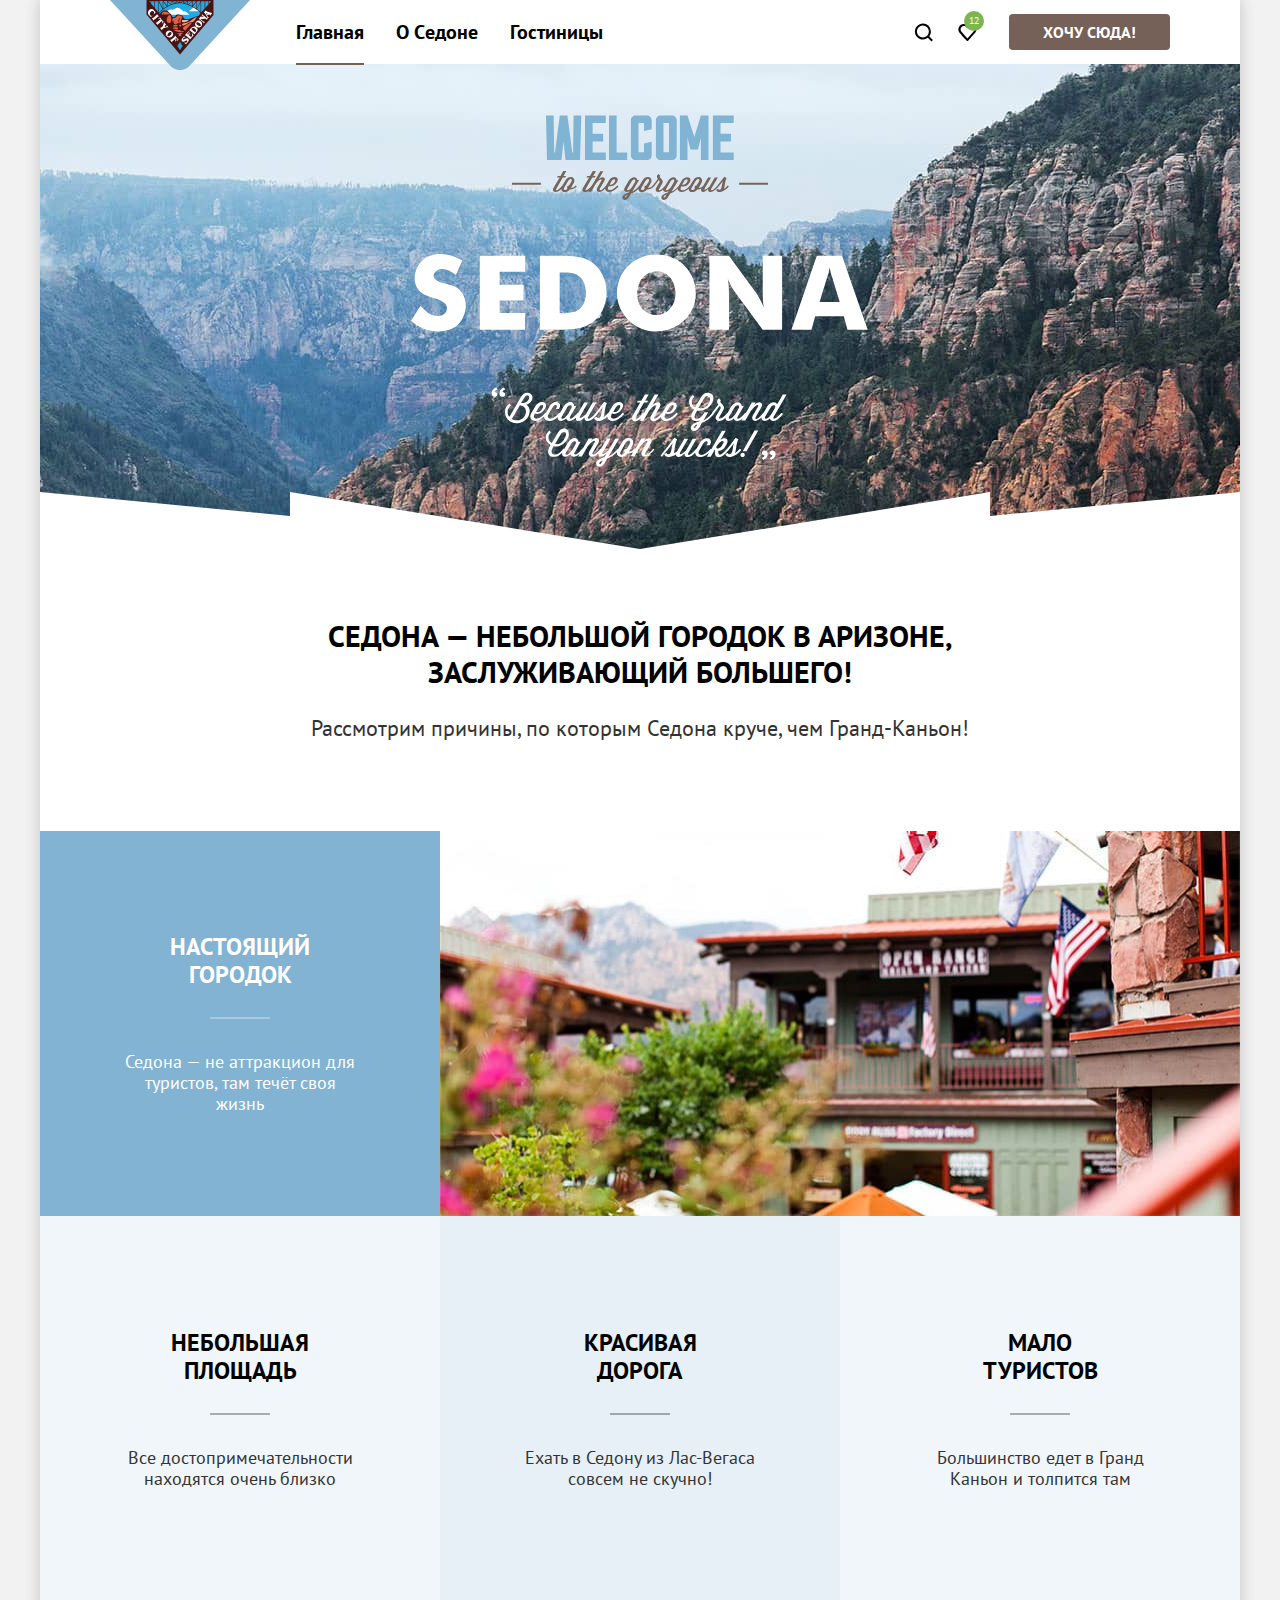
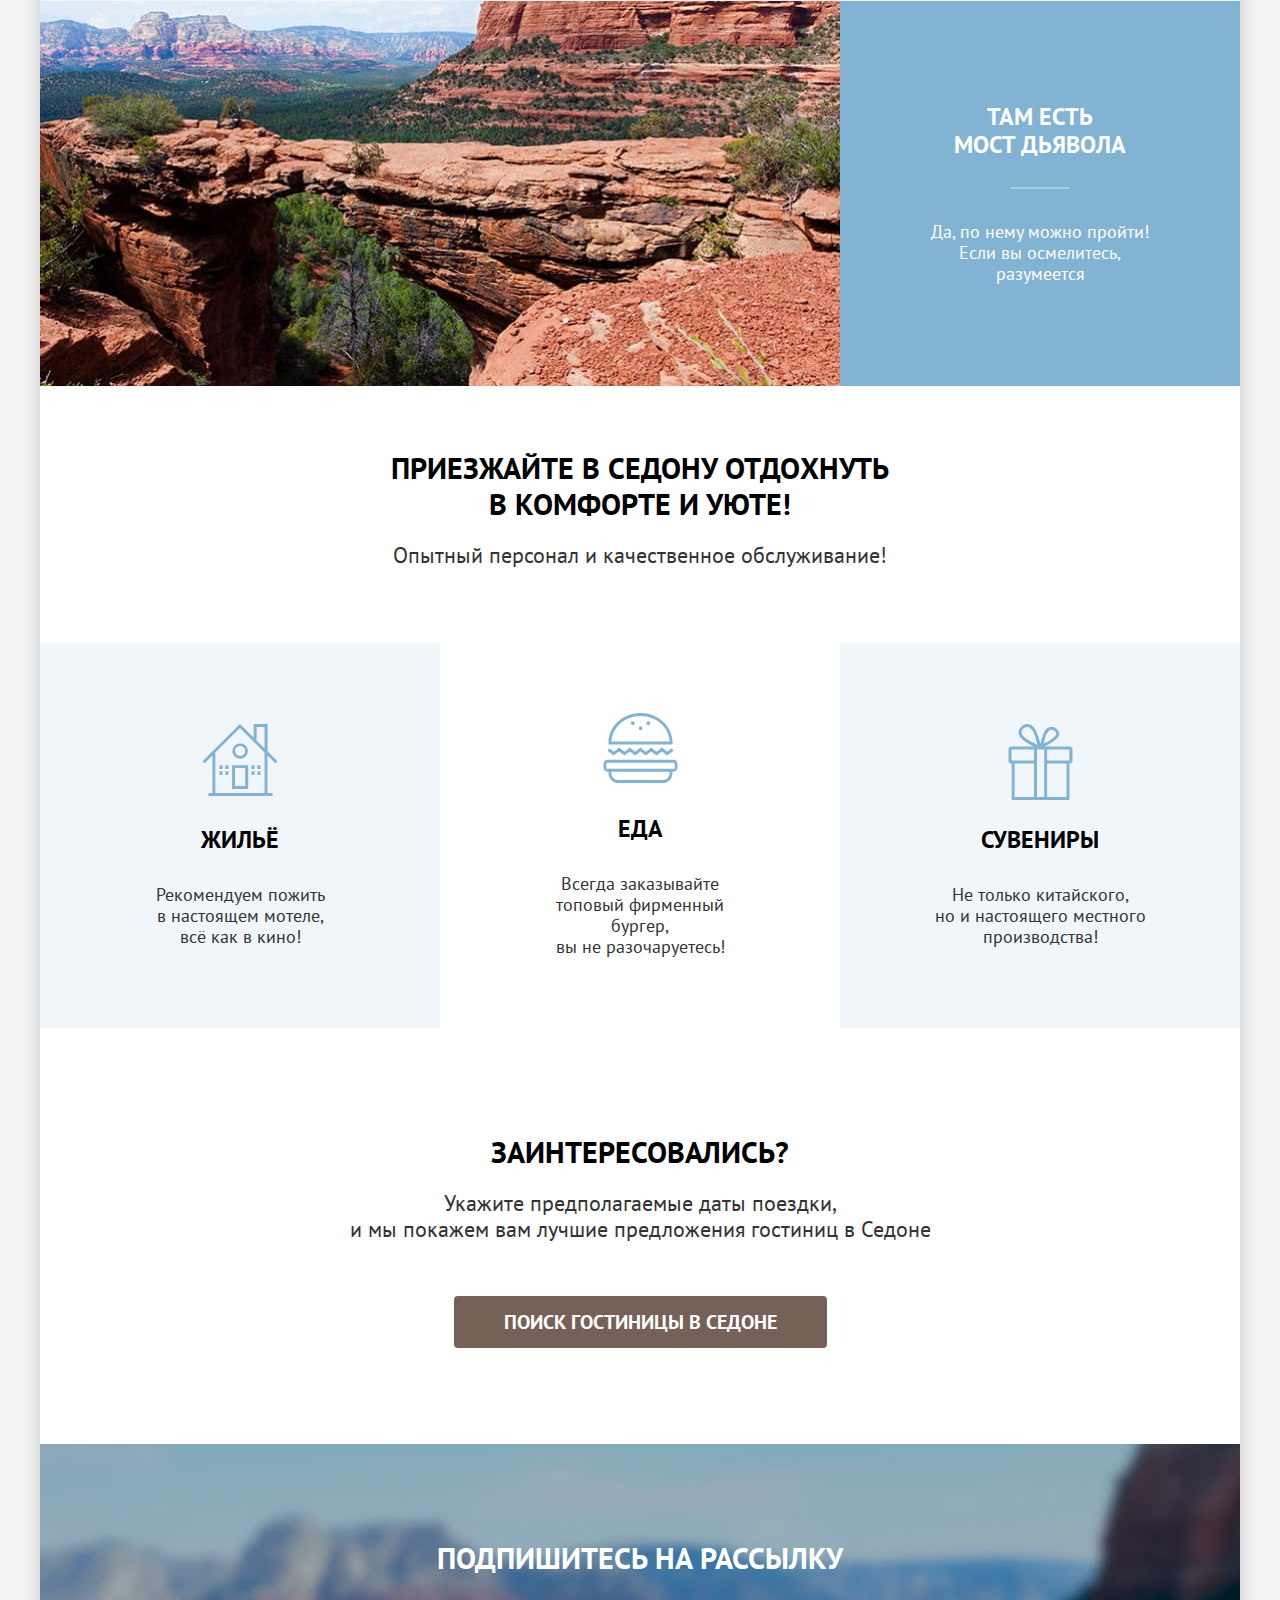
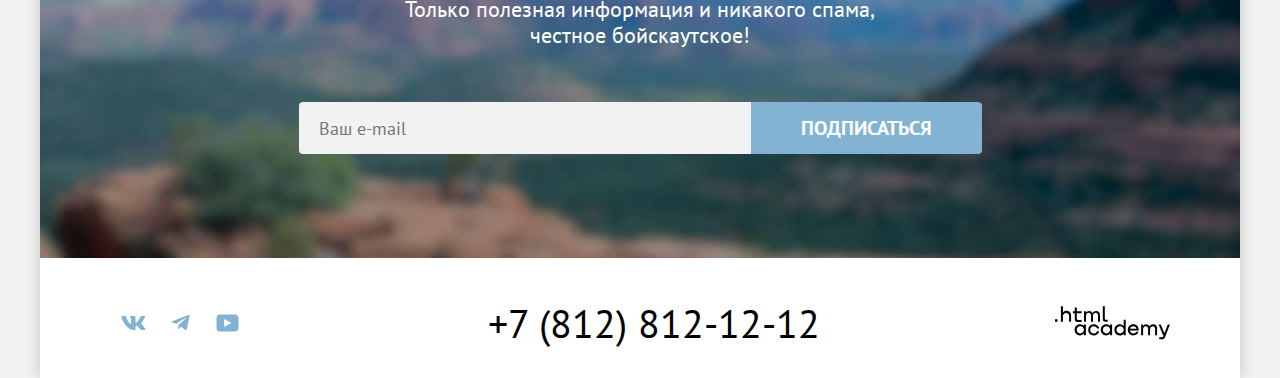
<file: 9/index.html>
<!DOCTYPE html>
<html lang="ru">
  <head>
    <meta charset="utf-8">
    <title>HTML Academy: Седона</title>
    <link rel="stylesheet" href="styles/styles.css">
    <base href="https://htmlacademy-htmlcss.github.io/949427-sedona-36/9/">
</head>
  <body>
    <div class="page-container">
      <header class="page-header">
        <nav class="navigation">
          <a class="navigation-logo" href="#">
            <img class="page-header-logo" src="image/index/logo.svg" width="140" height="70" alt="Логотип Седона.">
          </a>
          <ul class="navigation-list">
            <li class="navigation-item">
              <a class="navigation-link navigation-link-current" href="#">Главная</a>
            </li>
            <li class="navigation-item">
              <a class="navigation-link" href="#">О Cедоне</a>
            </li>
            <li class="navigation-item">
              <a class="navigation-link" href="hotels.html">Гостиницы</a>
            </li>
          </ul>
          <ul class="navigation-user">
            <li class="navigation-user-item">
              <a class="navigation-user-link search-icon" href="#">
                <span class="visually-hidden">
                  Поиск
                </span>
              </a>
            </li>
            <li class="navigation-user-item">
              <a class="navigation-user-link favourites" href="#">
                <span class="visually-hidden">
                  Избранное. Добавлено гостиниц:
                </span>
                <span class="favourites-number">
                  12
                </span>
              </a>
            </li>
            <li class="navigation-user-item">
              <a class="button brown button-user" href="#">Хочу сюда!</a>
            </li>
          </ul>
        </nav>
      </header>
      <main class="main-index main-container">
        <header class="index-header">
          <h1 class="visually-hidden page-title">Седона</h1>
          <img class="main-slogan" src="image/index/welcome.svg" width="458" height="352" alt="Добро пожаловать в Седону. Потому что Гранд Каньон отстой!">
        </header>
        <section class="description">
          <h2 class="description-title section-title">Седона — небольшой городок в Аризоне,<br> заслуживающий большего!</h2>
          <p class="description-text" >Рассмотрим причины, по которым Седона круче, чем Гранд-Каньон!</p>
          <ul class="reason-list">
            <li class="reason-item light-style">
              <div class="reason-item-text-wrap">
                <h3 class="reason-title card-title light-style">НАСТОЯЩИЙ <br> ГОРОДОК</h3>
                <p class="reason-text card-text">Седона — не аттракцион для туристов, там течёт своя жизнь</p>
              </div>
              <img class="reason-image" src="image/index/town.jpg" width="800" height="385" alt="Двухэтажные деревянные здания на фоне гор.">
            </li>
            <li class="reason-item">
              <div class="reason-item-text-wrap">
                <h3 class="reason-title card-title">НЕБОЛЬШАЯ ПЛОЩАДЬ</h3>
                <p class="reason-text card-text">Все достопримечательности находятся очень близко</p>
              </div>
            </li>
            <li class="reason-item">
              <div class="reason-item-text-wrap">
                <h3 class="reason-title card-title">КРАСИВАЯ<br> ДОРОГА</h3>
                <p class="reason-text card-text">Ехать в Седону из Лас-Вегаса совсем не скучно!</p>
              </div>
            </li>
            <li class="reason-item">
              <div class="reason-item-text-wrap">
                <h3 class="reason-title card-title">МАЛО<br> ТУРИСТОВ</h3>
                <p class="reason-text card-text">Большинство едет в Гранд Каньон и толпится там</p>
              </div>
            </li>
            <li class="reason-item light-style">
              <img class="reason-image" src="image/index/devils-bridge.jpg" width="800" height="385" alt="Мост дьявола.">
              <div class="reason-item-text-wrap">
                <h3 class="reason-title card-title light-style">ТАМ ЕСТЬ<br> МОСТ ДЬЯВОЛА</h3>
                <p class="reason-text card-text">Да, по нему можно пройти! Если вы осмелитесь, разумеется</p>
              </div>
            </li>
          </ul>
        </section>
        <section class="services">
          <h2 class="services-title section-title">Приезжайте в Седону отдохнуть<br> в комфорте и уюте!</h2>
          <p class="services-text">Опытный персонал и качественное обслуживание!</p>
          <ul class="services-list">
            <li class="services-item housing">
              <div class="services-item-wrap">
                <h3 class="services-item-title card-title">ЖИЛЬЁ</h3>
                <p class="services-item-text card-text">Рекомендуем пожить<br> в настоящем мотеле,<br> всё как в кино!</p>
              </div>
            </li>
            <li class="services-item food">
              <div class="services-item-wrap">
                <h3 class="services-item-title card-title">ЕДА</h3>
                <p class="services-item-text card-text">Всегда заказывайте<br> топовый фирменный бургер,<br> вы не разочаруетесь!</p>
              </div>
            </li>
            <li class="services-item souvenir">
              <div class="services-item-wrap">
                <h3 class="services-item-title card-title">СУВЕНИРЫ</h3>
                <p class="services-item-text card-text">Не только китайского,<br> но и настоящего местного<br> производства!</p>
              </div>
            </li>
          </ul>
        </section>
        <section class="search">
          <h2 class="search-title section-title">Заинтересовались?</h2>
          <p class="search-text">Укажите предполагаемые даты поездки,<br> и мы покажем вам лучшие предложения гостиниц в Седоне</p>
          <a class="search-link button brown" href="hotels.html">ПОИСК ГОСТИНИЦЫ В седоне</a>
        </section>
        <section class="subscribe">
          <h2 class="subscribe-title section-title">Подпишитесь на рассылку</h2>
          <p class="subscribe-text">Только полезная информация и никакого спама,<br> честное бойскаутское!</p>
          <form class="subscribe-form" action="https://echo.htmlacademy.ru/" method="post">
            <label class="email-field visually-hidden" for="subscribe-email">Ваш e-mail:</label>
            <input class="subscribe-input-field" type="email" placeholder="Ваш e-mail" name="subscribe-email" id="subscribe-email" required>
            <button class="subscribe-button button blue" type="submit">
              Подписаться
            </button>
          </form>
        </section>
      </main>
      <footer class="page-footer">
        <div class="footer-wrap">
          <section class="footer-social">
            <h2 class="visually-hidden">Соцсети</h2>
            <ul class="footer-social-list">
              <li class="footer-social-item">
                <a class="footer-social-link" href="https://vk.com/htmlacademy">
                  <span class="visually-hidden">Вконтакте</span>
                  <svg class="social-link-icon vk-icon" aria-hidden="true" focusable="false" xmlns="http://www.w3.org/2000/svg" width="25" height="14" viewBox="0 0 25 14" fill="currentColor"><path fill-rule="evenodd" d="M23.95.95c.17-.55 0-.95-.8-.95h-2.62c-.67 0-.98.35-1.14.73 0 0-1.34 3.2-3.23 5.27-.61.6-.89.8-1.22.8-.17 0-.42-.2-.42-.74V.95c0-.66-.19-.95-.74-.95H9.65c-.42 0-.67.3-.67.6 0 .61.95.76 1.05 2.5v3.8c0 .84-.16.99-.5.99-.88 0-3.05-3.21-4.33-6.89-.25-.71-.5-1-1.17-1H1.4C.65 0 .5.35.5.73c0 .68.89 4.07 4.14 8.55C6.81 12.34 9.87 14 12.65 14c1.67 0 1.88-.37 1.88-1v-2.32c0-.73.16-.88.68-.88.4 0 1.06.2 2.62 1.67C19.61 13.22 19.9 14 20.9 14h2.63c.75 0 1.13-.37.91-1.1-.24-.72-1.09-1.77-2.22-3.02-.6-.7-1.53-1.47-1.8-1.86-.4-.49-.28-.7 0-1.14 0 0 3.2-4.43 3.53-5.93Z" clip-rule="evenodd"/></svg>
                </a>
              </li>
              <li class="footer-social-item">
                <a class="footer-social-link" href="https://t.me/htmlacademy">
                  <span class="visually-hidden">Телеграм</span>
                  <svg class="social-link-icon telegram-icon" aria-hidden="true" focusable="false" xmlns="http://www.w3.org/2000/svg" width="19" height="16" viewBox="0 0 19 16" fill="currentColor"><path d="M17.29.1 1.34 6.25c-1.09.43-1.08 1.04-.2 1.31l4.1 1.28 9.47-5.98c.44-.27.85-.12.52.18L7.55 9.96l-.28 4.22c.41 0 .6-.19.83-.41l1.99-1.93 4.13 3.05c.77.42 1.31.2 1.5-.7l2.72-12.8C18.72.27 18-.23 17.29.09Z"/></svg>
                </a>
              </li>
              <li class="footer-social-item">
                <a class="footer-social-link" href="https://www.youtube.com/user/htmlacademyru">
                  <span class="visually-hidden">Ютуб</span>
                  <svg class="social-link-icon youtube-icon" aria-hidden="true" focusable="false" xmlns="http://www.w3.org/2000/svg" width="23" height="18" viewBox="0 0 23 18" fill="currentColor"><path d="M19.1.5H3.68C1.81.5.5 2.1.5 3.9V14c0 1.9 1.31 3.5 3.17 3.5h15.66c1.64 0 3.17-1.6 3.17-3.4V3.9C22.28 2.1 20.97.5 19.1.5ZM8.17 13.04V4.96L15.5 9l-7.34 4.04Z"/></svg>
                </a>
              </li>
            </ul>
          </section>
          <section class="footer-contacts" >
            <h2 class="visually-hidden">Контакты</h2>
            <address class="footer-contacts-address">
              <a class="footer-contacts-address-phone" href="tel:+78128121212">+7 (812) 812-12-12</a>
            </address>
          </section>
          <a class="footer-htmlacademy-link" href="https://htmlacademy.ru/">
            <span class="visually-hidden">Логотип html академии.</span>
            <svg class="htmlacademy-logo" aria-hidden="true" focusable="false" xmlns="http://www.w3.org/2000/svg" width="115" height="34" viewBox="0 0 115 34" fill="currentColor"><path d="M0 13.26v2.6h2.5v-2.6H0ZM11.6 4.86c-1.6 0-2.8.7-3.6 1.7h-.1V.36h-2v15.5h2v-5.3c0-2.1 1.3-3.6 3.3-3.6 1.8 0 2.9 1.4 2.9 3.2v5.7h2v-6.1c.1-3-1.8-4.9-4.5-4.9ZM26.6 5.16h-4.8v-3.7h-2v3.8h-1.9v2h1.9v6c0 1.7 1 2.7 2.7 2.7h4.1v-2h-3.7c-.7 0-1.1-.4-1.1-1.1v-5.7h4.8v-2ZM41.1 4.96c-1.6 0-2.9.8-3.5 2.1h-.1c-.6-1.2-1.8-2.1-3.4-2.1-1.4 0-2.5.8-3.1 1.8h-.1v-1.6H29v10.6h2v-5.4c0-2 1-3.5 2.6-3.5 1.5 0 2.4 1 2.4 2.6v6.3h2v-5.6c0-2.4 1.4-3.3 2.6-3.3 1.5 0 2.4 1 2.4 2.6v6.3h2v-6.5c.1-2.5-1.4-4.3-3.9-4.3ZM47.8 13.06c0 1.7 1 2.7 2.8 2.7h2v-2h-1.7c-.7 0-1.1-.4-1.1-1.1V.36h-2v12.7ZM28.9 20.06c-.9-1.1-2.2-1.8-3.9-1.8-3.1 0-5.4 2.3-5.4 5.6s2.3 5.6 5.4 5.6c1.8 0 3-.8 3.8-1.9h.1v1.6h2v-10.6h-2v1.5Zm-3.6 7.4c-2.2 0-3.6-1.6-3.6-3.6s1.4-3.6 3.6-3.6 3.6 1.6 3.6 3.6c0 1.9-1.4 3.6-3.6 3.6ZM44.2 22.36c-.5-2.4-2.6-4.1-5.4-4.1a5.4 5.4 0 0 0-5.6 5.6c0 3.1 2.2 5.6 5.6 5.6 2.8 0 4.9-1.8 5.4-4.2h-2.1a3.4 3.4 0 0 1-3.3 2.3c-2.2 0-3.6-1.6-3.6-3.6s1.4-3.6 3.6-3.6c1.6 0 2.8 1 3.3 2.2h2.1v-.2ZM55.1 20.06c-.9-1.1-2.2-1.8-3.9-1.8-3.1 0-5.4 2.3-5.4 5.6s2.3 5.6 5.4 5.6c1.8 0 3-.8 3.8-1.9h.1v1.6h2v-10.6h-2v1.5Zm-3.6 7.4c-2.2 0-3.6-1.6-3.6-3.6s1.4-3.6 3.6-3.6 3.6 1.6 3.6 3.6c0 1.9-1.5 3.6-3.6 3.6ZM68.7 20.16c-.9-1.1-2.2-1.9-3.9-1.9-3.1 0-5.4 2.3-5.4 5.6s2.2 5.6 5.4 5.6c1.7 0 3-.8 3.8-1.8h.1v1.5h2v-15.4h-2v6.4Zm-3.6 7.3c-2.2 0-3.6-1.6-3.6-3.6s1.4-3.6 3.6-3.6 3.6 1.6 3.6 3.6c-.1 2-1.5 3.6-3.6 3.6ZM78.3 18.26c-3.3 0-5.5 2.5-5.5 5.6 0 3 2.1 5.6 5.5 5.6 2.5 0 4.5-1.3 5.2-3.6h-2.1c-.5 1-1.6 1.6-3 1.6-1.9 0-3.3-1.3-3.4-2.9h8.8c.2-3.6-2-6.3-5.5-6.3Zm0 1.9c1.7 0 3 1 3.3 2.6h-6.5c.3-1.5 1.5-2.6 3.2-2.6ZM98.2 18.26c-1.6 0-2.9.8-3.6 2h-.1c-.6-1.2-1.8-2-3.4-2-1.4 0-2.5.7-3.1 1.8v-1.5h-1.9v10.6h2v-5.4c0-2 1-3.4 2.6-3.5 1.5 0 2.4 1 2.4 2.6v6.3h2v-5.6c0-2.4 1.4-3.3 2.6-3.3 1.5 0 2.4 1 2.4 2.6v6.3h2v-6.5c.1-2.6-1.4-4.4-3.9-4.4ZM109.4 27.36l-3.6-8.9h-2.2l4.8 11.6c-.3.9-.7 1.2-1.7 1.2h-2.5v2h2.5c1.8 0 2.8-.8 3.5-2.6l4.7-12.2h-2.1l-3.4 8.9Z"/></svg>
          </a>
        </div>
      </footer>
    </div>
    <div class="modal-container modal-container-close">
      <div class="modal modal-find-hotel">
        <button class="modal-close-button" type="button"><svg class="close-icon" aria-hidden="true" focusable="false" xmlns="http://www.w3.org/2000/svg" viewBox="0 0 21 20" width="21" height="20" fill="CurrentColor"><path d="M17.4 4.3 16.1 3l-5.7 5.7L4.68 3l-1.3 1.3L9.1 10l-5.7 5.7L4.68 17l5.7-5.7L16.1 17l1.3-1.3-5.71-5.7 5.7-5.7Z"/></svg><span class="visually-hidden">Закрыть окно.</span></button>
        <section class="modal-find-hotel-form">
          <h2 class="section-title modal-title">ПОИСК ГОСТИНИЦЫ В СЕДОНЕ</h2>
          <form class="find-hotel-form" action="https://echo.htmlacademy.ru/" method="post">
            <label class="modal-label arrival-date-label" for="arrival-date-field">Дата Заезда:</label>
            <input class="modal-field arrival-date-field" id="arrival-date-field" type="text" name="arrival-date" placeholder="Введите дату" required value="27 апреля 2020">
            <p class="field-message message-error arrival-field-error">Мы не можем отправить вас в прошлое.</p>
            <label class="modal-label leaving-date-label" for="leaving-date-field">Дата Выезда:</label>
            <input class="modal-field leaving-date-field" id="leaving-date-field" type="text" name="leaving-date" placeholder="Введите дату" required value="1 сентября 2023">
            <p class="field-message leaving-field-succes">На эти даты есть свободные номера. Пока есть.</p>
            <label class="modal-label person-number-label" for="person-number-field">Взрослые:</label>
            <input class="modal-field number-field person-number-field" id="person-number-field" type="number" step="1" min="1" name="person-number" placeholder="1" required value="2">
            <button class="number-field-button person-batton-reduce" type="button"><svg class="reduce-icon" aria-hidden="true" focusable="false" xmlns="http://www.w3.org/2000/svg" viewBox="0 0 21 20" width="21" height="20" fill="CurrentColor"><path d="M3.4 9v2h14V9h-14Z"/></svg><span class="visually-hidden">Уменьшить.</span></button>
            <button class="number-field-button person-batton-add" type="button"><svg class="add-icon" aria-hidden="true" focusable="false" xmlns="http://www.w3.org/2000/svg" viewBox="0 0 20 20" width="20" height="20" fill="CurrentColor"><path d="M17 9h-6V3H9v6H3v2h6v6h2v-6h6V9Z"/></svg><span class="visually-hidden">Увеличить.</span></button>
            <label class="modal-label child-number-label" for="child-number-field">Дети:</label>
            <div class="child-tooltip">
              <button class="tooltip-toggle" type="button" aria-labelledby="child-tooltip-text"></button>
              <p class="tooltip-text" role="tooltip" id="child-tooltip-text">Укажите количество детей, которые будут с вами, возраст которых от 6 до 18 лет. Дети до 6 лет размещаются бесплатно.</p>
            </div>
            <input class="modal-field number-field child-number-field" id="child-number-field" type="number" step="1" min="0" name="child-number" placeholder="1" value="2">
            <button class="number-field-button child-batton-reduce" type="button"><svg class="reduce-icon" aria-hidden="true" focusable="false" xmlns="http://www.w3.org/2000/svg" viewBox="0 0 21 20" width="21" height="20" fill="CurrentColor"><path d="M3.4 9v2h14V9h-14Z"/></svg><span class="visually-hidden">Уменьшить.</span></button>
            <button class="number-field-button child-batton-add" type="button"><svg class="add-icon" aria-hidden="true" focusable="false" xmlns="http://www.w3.org/2000/svg" viewBox="0 0 20 20" width="20" height="20" fill="CurrentColor"><path d="M17 9h-6V3H9v6H3v2h6v6h2v-6h6V9Z"/></svg><span class="visually-hidden">Увеличить.</span></button>
            <button class="button blue batton-find" type="button">НАЙТИ</button>
          </form>
        </section>
      </div>
    </div>
  </body>
</html>
</file>
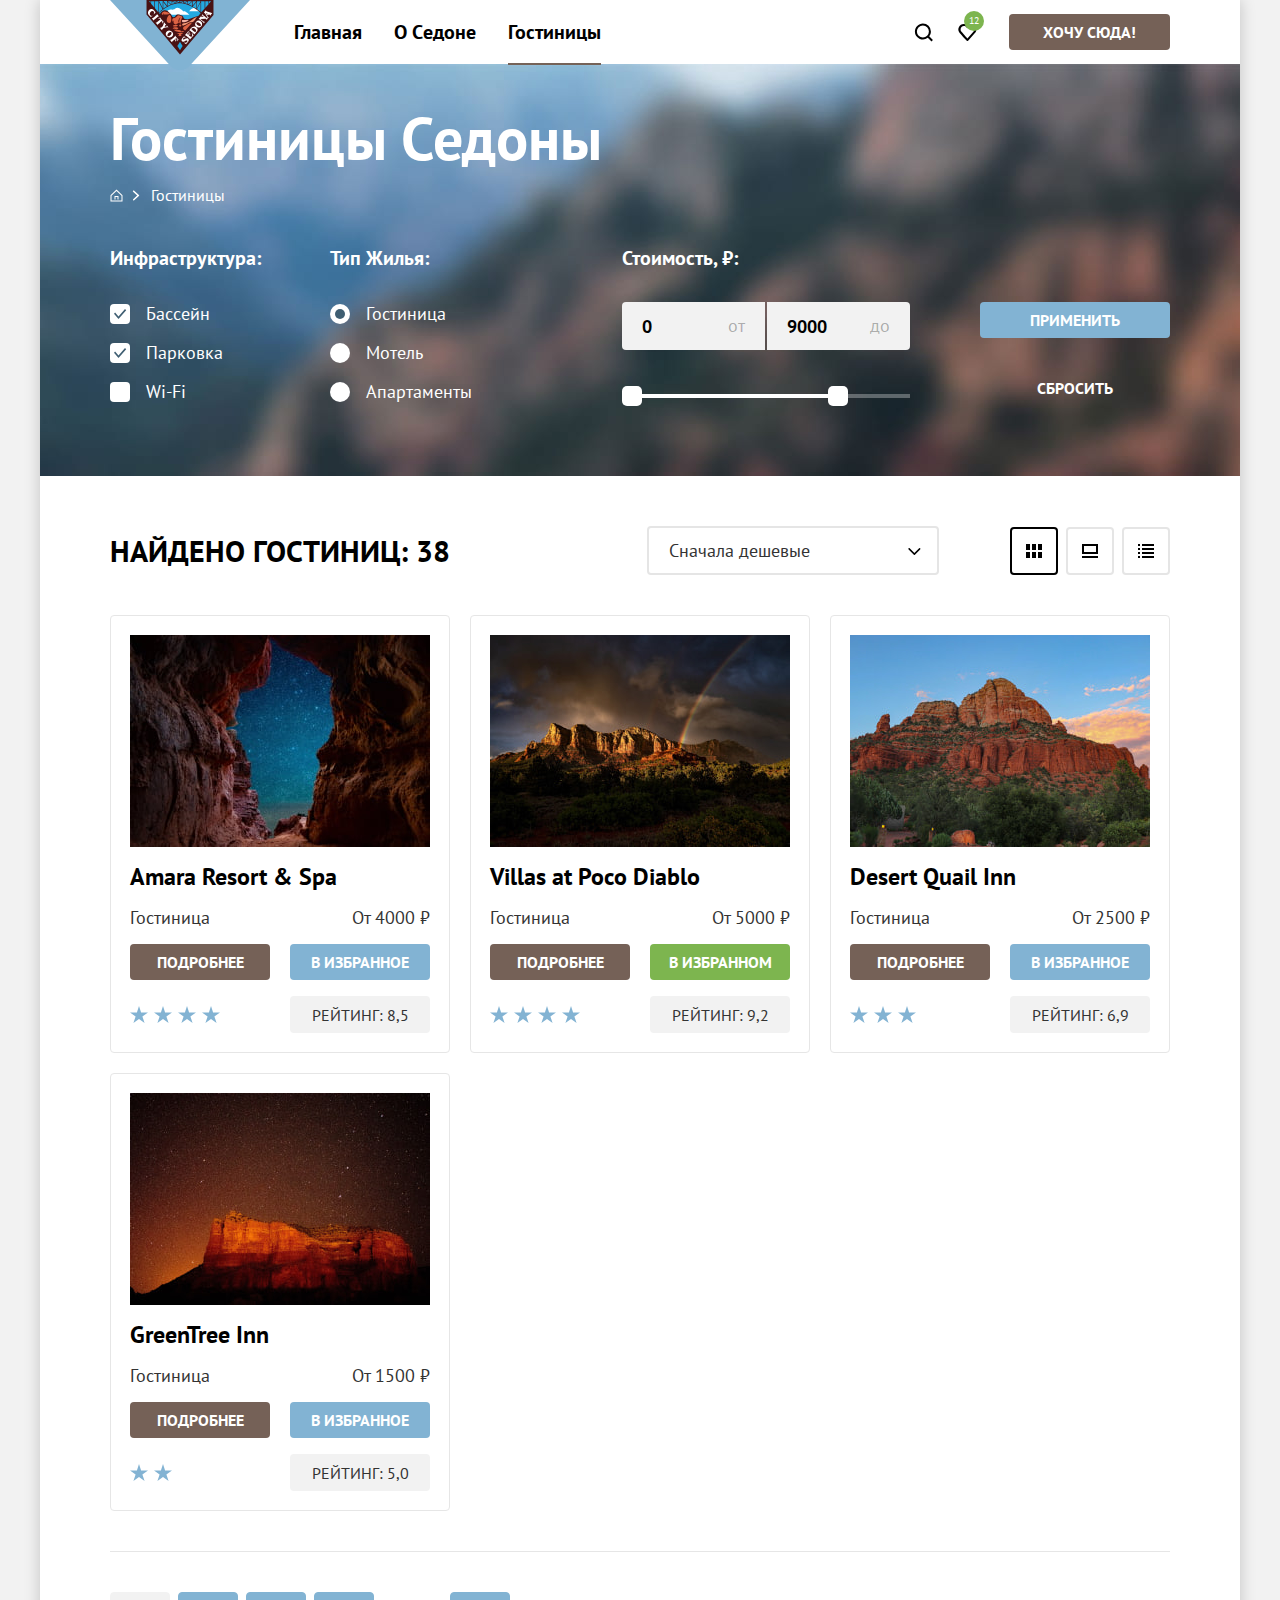
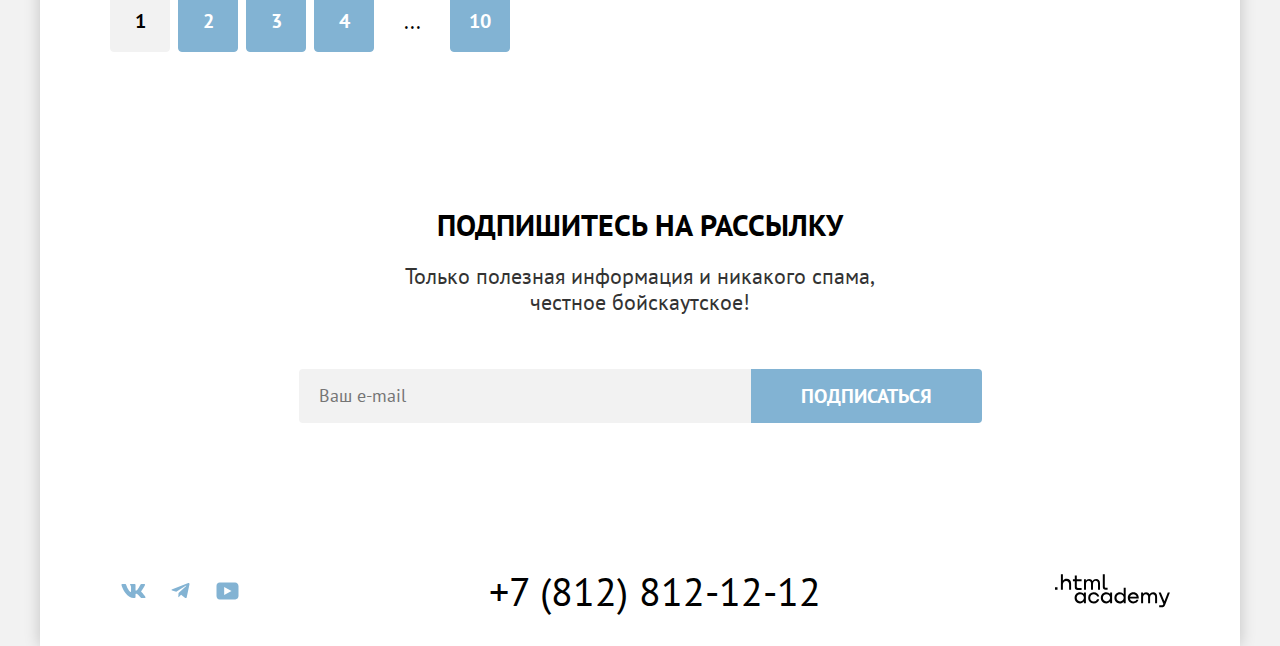
<file: hotels.html>
<!DOCTYPE html>
<html lang="ru">
  <head>
    <meta charset="UTF-8">
    <title>HTML Academy: Седона</title>
    <link rel="stylesheet" href="styles/styles.css">
    <link rel="icon" href="favicon.ico">
    <link rel="icon" type="image/png" href="image/style/favicon.png">
  </head>
  <body>
    <div class="page-container">
      <header class="page-header">
        <nav class="navigation">
          <a class="navigation-logo" href="index.html">
            <img class="page-header-logo" src="image/index/logo.svg" width="140" height="70" alt="Логотип Седона.">
          </a>
          <ul class="navigation-list">
            <li class="navigation-item">
              <a class="navigation-link" href="index.html">Главная</a>
            </li>
            <li class="navigation-item">
              <a class="navigation-link" href="#">О Cедоне</a>
            </li>
            <li class="navigation-item">
              <a class="navigation-link navigation-link-current" href="#">Гостиницы</a>
            </li>
          </ul>
          <ul class="navigation-user">
            <li class="navigation-user-item">
              <a class="navigation-user-link search-icon" href="#">
                <span class="visually-hidden">Поиск</span>
              </a>
            </li>
            <li class="navigation-user-item">
              <a class="navigation-user-link favourites" href="#">
                <span class="visually-hidden">Избранное. Добавлено гостиниц:</span>
                <span class="favourites-number">12</span>
              </a>
            </li>
            <li>
              <a class="button brown button-user" href="#">Хочу сюда!</a>
            </li>
          </ul>
        </nav>
      </header>
      <main class="main-inner main-container">
        <header class="inner-header">
          <h1 class="inner-header-title page-title">Гостиницы Седоны</h1>
          <ul class="breadcrumbs">
            <li class="breadcrumbs-item">
              <a class="breadcrumbs-link" href="index.html"><span class="visually-hidden">Главная страница.</span>
                <svg class="breadcrumbs-link-home" aria-hidden="true" focusable="false" xmlns="http://www.w3.org/2000/svg" width="13" height="15" fill="currentColor" viewBox="0 0 13 15"><path fill="currentColor" d="m6.5.5-6 5.8v6.2h12V6.3L6.5.5Zm5 11h-10V6.7l5-4.8 5 4.8v4.8Z"/><path fill="#currentColor" d="M4.5 10.5h1V8h2v2.5h1V7h-4v3.5Z"/></svg>
              </a>
            </li>
            <li class="breadcrumbs-item">
              <a class="breadcrumbs-link">Гостиницы</a>
            </li>
          </ul>
          <form class="hotels-filter" action="https://echo.htmlacademy.ru/" method="get">
            <div class="filter-wrap-left">
              <fieldset class="hotels-filter-group">
                <legend class="hotels-filter-title">Инфраструктура:</legend>
                <ul class="hotels-filter-list">
                  <li class="hotels-filter-item">
                    <label class="control">
                      <input class="control-input visually-hidden" type="checkbox" name="pool" checked>
                      <span class="control-mark"></span>
                      Бассейн
                    </label>
                  </li>
                  <li class="hotels-filter-item">
                    <label class="control">
                      <input class="control-input visually-hidden" type="checkbox" name="parking" checked>
                      <span class="control-mark"></span>
                      Парковка
                    </label>
                  </li>
                  <li class="hotels-filter-item">
                    <label class="control">
                      <input class="control-input visually-hidden" type="checkbox" name="wi-fi">
                      <span class="control-mark"></span>
                      Wi-Fi
                    </label>
                  </li>
                </ul>
              </fieldset>
              <fieldset class="hotels-filter-group">
                <legend class="hotels-filter-title">Тип Жилья:</legend>
                <ul class="hotels-filter-list">
                  <li class="hotels-filter-item">
                    <label class="control">
                      <input class="control-input visually-hidden" type="radio" name="type-of-housing" value="hotel" checked>
                      <span class="control-mark"></span>
                      Гостиница
                    </label>
                  </li>
                  <li class="hotels-filter-item">
                    <label class="control">
                      <input class="control-input visually-hidden" type="radio" name="type-of-housing" value="motel">
                      <span class="control-mark"></span>
                      Мотель
                    </label>
                  </li>
                  <li class="hotels-filter-item">
                    <label class="control">
                      <input class="control-input visually-hidden" type="radio" name="type-of-housing" value="apartment">
                      <span class="control-mark"></span>
                      Апартаменты
                    </label>
                  </li>
                </ul>
              </fieldset>
            </div>
              <div class="filter-wrap-right">
              <fieldset class="hotels-filter-group price-group">
                <legend class="hotels-filter-title">Стоимость, ₽:</legend>
                  <div class="input-price-wrap">
                    <label class="min-price-label" for="min-price"><span class="visually-hidden">Минимальная цена.</span>от</label>
                    <input class="input-price hotels-min-price" type="number" id="min-price" name="hotels-min-price" value="0">
                    <label class="max-price-label" for="max-price"><span class="visually-hidden">Максимальная цена.</span>до</label>
                    <input class="input-price hotels-max-price" type="number" id="max-price" name="hotels-max-price" value="9000">
                  </div>
                  <div class="range-slider">
                    <div class="range-bar" style="left: 0; width: 226px;">
                      <button class="range-toggle toggle-min" type="button"><span class="visually-hidden">Изменить минимальную цену.</span></button>
                      <button class="range-toggle toggle-max" type="button"><span class="visually-hidden">Изменить максимальную цену.</span></button>
                    </div>
                  </div>
              </fieldset>
              <div class="filter-button-wrap">
                <button class="button blue apply-button" type="submit">Применить</button>
                <button class="button transparent reset-button" type="reset">Сбросить</button>
              </div>
            </div>
          </form>
        </header>
        <section class="hotels">
          <div class="hotels-title-view-wrap">
            <h2 class="hotels-title section-title">Найдено гостиниц: <span class="hotels-found">38</span></h2>
            <select class="control-select" aria-label="Сортировка">
              <option value="cheap">Сначала дешевые</option>
              <option value="expensive">Сначала дорогие</option>
              <option value="popular">Сначала популярные</option>
            </select>
            <div class="view-wrap">
              <button class="button-icon button-icon-current tile-icon" type="button">
                <span class="visually-hidden">Показать таблицей.</span>
              </button>
              <button class="button-icon slideshow-icon" type="button">
                <span class="visually-hidden">Показать слайдшоу.</span>
              </button>
              <button class="button-icon list-icon" type="button">
                <span class="visually-hidden">Показать списком.</span>
              </button>
            </div>
          </div>
          <ul class="hotels-list">
            <li class="hotels-card">
              <a class="hotels-card-link-image" href="#">
                <img class="hotels-card-image" src="image/hotels/amara-resort.jpg" width="300" height="212" alt="Вид на ночное звездное небо из пещеры.">
                <h3 class="hotels-card-title card-title">Amara Resort & Spa</h3>
              </a>
              <span class="hotels-card-hotel">Гостиница</span>
              <span class="hotels-price">От 4000 ₽</span>
              <a class="hotels-card-link button brown" href="#">подробнее</a>
              <button class="button blue" type="submit">в избранное</button>
              <div class="hotel-stars hotel-stars-4">
                <span class="visually-hidden">Четыре звезды.</span>
              </div>
              <span class="hotels-rating">РЕЙТИНГ: 8,5</span>
            </li>
            <li class="hotels-card">
              <a class="hotels-card-link-image" href="#">
                <img class="hotels-card-image" src="image/hotels/villas-at-poco-diablo.jpg " width="300" height="212" alt="Красные скалы на фоне облаков и радуги.">
                <h3 class="hotels-card-title card-title">Villas at Poco Diablo</h3>
              </a>
              <span class="hotels-card-hotel">Гостиница</span>
              <span class="hotels-price">От 5000 ₽</span>
              <a class="hotels-card-link button brown" href="#">подробнее</a>
              <button class="button green" type="submit">в избранном</button>
              <div class="hotel-stars hotel-stars-4">
                <span class="visually-hidden">Четыре звезды.</span>
              </div>
              <span class="hotels-rating">РЕЙТИНГ: 9,2</span>
            </li>
            <li class="hotels-card">
              <a class="hotels-card-link-image" href="#">
                <img class="hotels-card-image" src="image/hotels/desert-quail-inn.jpg" width="300" height="212" alt="Красные скалы в солнечную погоду на фоне ясного неба.">
                <h3 class="hotels-card-title card-title">Desert Quail Inn</h3>
              </a>
              <span class="hotels-card-hotel">Гостиница</span>
              <span class="hotels-price">От 2500 ₽</span>
              <a class="hotels-card-link button brown" href="#">подробнее</a>
              <button class="button blue" type="submit">в избранное</button>
              <div class="hotel-stars hotel-stars-3">
                <span class="visually-hidden">Три звезды.</span>
              </div>
              <span class="hotels-rating">РЕЙТИНГ: 6,9</span>
            </li>
            <li class="hotels-card">
              <a class="hotels-card-link-image" href="#">
                <img class="hotels-card-image" src="image/hotels/green-tree-inn.jpg" width="300" height="212" alt="Красные скалы на фоне заката.">
                <h3 class="hotels-card-title card-title">GreenTree Inn</h3>
              </a>
              <span class="hotels-card-hotel">Гостиница</span>
              <span class="hotels-price">От 1500 ₽</span>
              <a class="hotels-card-link button brown" href="#">подробнее</a>
              <button class="button blue" type="submit">в избранное</button>
              <div class="hotel-stars hotel-stars-2">
                <span class="visually-hidden">Две звезды.</span>
              </div>
              <span class="hotels-rating">РЕЙТИНГ: 5,0</span>
            </li>
          </ul>
          <ul class="pagination">
            <li class="pagination-item">
              <a class="pagination-link pagination-current">1</a>
            </li>
            <li class="pagination-item">
              <a class="pagination-link" href="#">2</a>
            </li>
            <li class="pagination-item">
              <a class="pagination-link" href="#">3</a>
            </li>
            <li class="pagination-item">
              <a class="pagination-link" href="#">4</a>
            </li>
            <li class="pagination-item">
              <a class="pagination-link link-go-to" href="#">...</a>
            </li>
            <li class="pagination-item">
              <a class="pagination-link" href="#">10</a>
            </li>
          </ul>
        </section>
        <section class="subscribe-inner">
          <h2 class="subscribe-inner-title section-title">Подпишитесь на рассылку</h2>
          <p class="subscribe-inner-text section-text">Только полезная информация и никакого спама,<br> честное бойскаутское!</p>
          <form class="subscribe-form" action="https://echo.htmlacademy.ru/" method="post">
            <label class="email-field visually-hidden" for="subscribe-email">Ваш e-mail:</label>
            <input class="subscribe-input-field" type="email" placeholder="Ваш e-mail" name="subscribe-email" id="subscribe-email" required>
            <button class="subscribe-button button blue" type="submit">Подписаться</button>
          </form>
        </section>
      </main>
      <footer class="page-footer">
        <div class="footer-wrap">
          <section class="footer-social">
            <h2 class="visually-hidden section-title">Соцсети.</h2>
            <ul class="footer-social-list">
              <li class="footer-social-item">
                <a class="footer-social-link" href="https://vk.com/htmlacademy">
                  <span class="visually-hidden">Вконтакте.</span>
                  <svg class="social-link-icon vk-icon" aria-hidden="true" focusable="false" xmlns="http://www.w3.org/2000/svg" width="25" height="14" viewBox="0 0 25 14" fill="currentColor"><path fill-rule="evenodd" d="M23.95.95c.17-.55 0-.95-.8-.95h-2.62c-.67 0-.98.35-1.14.73 0 0-1.34 3.2-3.23 5.27-.61.6-.89.8-1.22.8-.17 0-.42-.2-.42-.74V.95c0-.66-.19-.95-.74-.95H9.65c-.42 0-.67.3-.67.6 0 .61.95.76 1.05 2.5v3.8c0 .84-.16.99-.5.99-.88 0-3.05-3.21-4.33-6.89-.25-.71-.5-1-1.17-1H1.4C.65 0 .5.35.5.73c0 .68.89 4.07 4.14 8.55C6.81 12.34 9.87 14 12.65 14c1.67 0 1.88-.37 1.88-1v-2.32c0-.73.16-.88.68-.88.4 0 1.06.2 2.62 1.67C19.61 13.22 19.9 14 20.9 14h2.63c.75 0 1.13-.37.91-1.1-.24-.72-1.09-1.77-2.22-3.02-.6-.7-1.53-1.47-1.8-1.86-.4-.49-.28-.7 0-1.14 0 0 3.2-4.43 3.53-5.93Z" clip-rule="evenodd"/></svg>
                </a>
              </li>
              <li class="footer-social-item">
                <a class="footer-social-link" href="https://t.me/htmlacademy">
                  <span class="visually-hidden">Телеграм.</span>
                  <svg class="social-link-icon telegram-icon" aria-hidden="true" focusable="false" xmlns="http://www.w3.org/2000/svg" width="19" height="16" viewBox="0 0 19 16" fill="currentColor"><path d="M17.29.1 1.34 6.25c-1.09.43-1.08 1.04-.2 1.31l4.1 1.28 9.47-5.98c.44-.27.85-.12.52.18L7.55 9.96l-.28 4.22c.41 0 .6-.19.83-.41l1.99-1.93 4.13 3.05c.77.42 1.31.2 1.5-.7l2.72-12.8C18.72.27 18-.23 17.29.09Z"/></svg>
                </a>
              </li>
              <li class="footer-social-item">
                <a class="footer-social-link" href="https://www.youtube.com/user/htmlacademyru">
                  <span class="visually-hidden">Ютуб.</span>
                  <svg class="social-link-icon youtube-icon" aria-hidden="true" focusable="false" xmlns="http://www.w3.org/2000/svg" width="23" height="18" viewBox="0 0 23 18" fill="currentColor"><path d="M19.1.5H3.68C1.81.5.5 2.1.5 3.9V14c0 1.9 1.31 3.5 3.17 3.5h15.66c1.64 0 3.17-1.6 3.17-3.4V3.9C22.28 2.1 20.97.5 19.1.5ZM8.17 13.04V4.96L15.5 9l-7.34 4.04Z"/></svg>
                </a>
              </li>
            </ul>
          </section>
          <section class="footer-contacts">
            <h2 class="visually-hidden section-title">Контакты.</h2>
            <address class="footer-contacts-address">
              <a class="footer-contacts-address-phone" href="tel:+78128121212">+7 (812) 812-12-12</a>
            </address>
          </section>
          <a class="footer-htmlacademy-link" href="https://htmlacademy.ru/">
            <span class="visually-hidden">Логотип html академии.</span>
            <svg class="htmlacademy-logo" aria-hidden="true" focusable="false" xmlns="http://www.w3.org/2000/svg" width="115" height="34" viewBox="0 0 115 34" fill="currentColor"><path d="M0 13.26v2.6h2.5v-2.6H0ZM11.6 4.86c-1.6 0-2.8.7-3.6 1.7h-.1V.36h-2v15.5h2v-5.3c0-2.1 1.3-3.6 3.3-3.6 1.8 0 2.9 1.4 2.9 3.2v5.7h2v-6.1c.1-3-1.8-4.9-4.5-4.9ZM26.6 5.16h-4.8v-3.7h-2v3.8h-1.9v2h1.9v6c0 1.7 1 2.7 2.7 2.7h4.1v-2h-3.7c-.7 0-1.1-.4-1.1-1.1v-5.7h4.8v-2ZM41.1 4.96c-1.6 0-2.9.8-3.5 2.1h-.1c-.6-1.2-1.8-2.1-3.4-2.1-1.4 0-2.5.8-3.1 1.8h-.1v-1.6H29v10.6h2v-5.4c0-2 1-3.5 2.6-3.5 1.5 0 2.4 1 2.4 2.6v6.3h2v-5.6c0-2.4 1.4-3.3 2.6-3.3 1.5 0 2.4 1 2.4 2.6v6.3h2v-6.5c.1-2.5-1.4-4.3-3.9-4.3ZM47.8 13.06c0 1.7 1 2.7 2.8 2.7h2v-2h-1.7c-.7 0-1.1-.4-1.1-1.1V.36h-2v12.7ZM28.9 20.06c-.9-1.1-2.2-1.8-3.9-1.8-3.1 0-5.4 2.3-5.4 5.6s2.3 5.6 5.4 5.6c1.8 0 3-.8 3.8-1.9h.1v1.6h2v-10.6h-2v1.5Zm-3.6 7.4c-2.2 0-3.6-1.6-3.6-3.6s1.4-3.6 3.6-3.6 3.6 1.6 3.6 3.6c0 1.9-1.4 3.6-3.6 3.6ZM44.2 22.36c-.5-2.4-2.6-4.1-5.4-4.1a5.4 5.4 0 0 0-5.6 5.6c0 3.1 2.2 5.6 5.6 5.6 2.8 0 4.9-1.8 5.4-4.2h-2.1a3.4 3.4 0 0 1-3.3 2.3c-2.2 0-3.6-1.6-3.6-3.6s1.4-3.6 3.6-3.6c1.6 0 2.8 1 3.3 2.2h2.1v-.2ZM55.1 20.06c-.9-1.1-2.2-1.8-3.9-1.8-3.1 0-5.4 2.3-5.4 5.6s2.3 5.6 5.4 5.6c1.8 0 3-.8 3.8-1.9h.1v1.6h2v-10.6h-2v1.5Zm-3.6 7.4c-2.2 0-3.6-1.6-3.6-3.6s1.4-3.6 3.6-3.6 3.6 1.6 3.6 3.6c0 1.9-1.5 3.6-3.6 3.6ZM68.7 20.16c-.9-1.1-2.2-1.9-3.9-1.9-3.1 0-5.4 2.3-5.4 5.6s2.2 5.6 5.4 5.6c1.7 0 3-.8 3.8-1.8h.1v1.5h2v-15.4h-2v6.4Zm-3.6 7.3c-2.2 0-3.6-1.6-3.6-3.6s1.4-3.6 3.6-3.6 3.6 1.6 3.6 3.6c-.1 2-1.5 3.6-3.6 3.6ZM78.3 18.26c-3.3 0-5.5 2.5-5.5 5.6 0 3 2.1 5.6 5.5 5.6 2.5 0 4.5-1.3 5.2-3.6h-2.1c-.5 1-1.6 1.6-3 1.6-1.9 0-3.3-1.3-3.4-2.9h8.8c.2-3.6-2-6.3-5.5-6.3Zm0 1.9c1.7 0 3 1 3.3 2.6h-6.5c.3-1.5 1.5-2.6 3.2-2.6ZM98.2 18.26c-1.6 0-2.9.8-3.6 2h-.1c-.6-1.2-1.8-2-3.4-2-1.4 0-2.5.7-3.1 1.8v-1.5h-1.9v10.6h2v-5.4c0-2 1-3.4 2.6-3.5 1.5 0 2.4 1 2.4 2.6v6.3h2v-5.6c0-2.4 1.4-3.3 2.6-3.3 1.5 0 2.4 1 2.4 2.6v6.3h2v-6.5c.1-2.6-1.4-4.4-3.9-4.4ZM109.4 27.36l-3.6-8.9h-2.2l4.8 11.6c-.3.9-.7 1.2-1.7 1.2h-2.5v2h2.5c1.8 0 2.8-.8 3.5-2.6l4.7-12.2h-2.1l-3.4 8.9Z"/></svg>
          </a>
        </div>
      </footer>
    </div>
  </body>
</html>
</file>
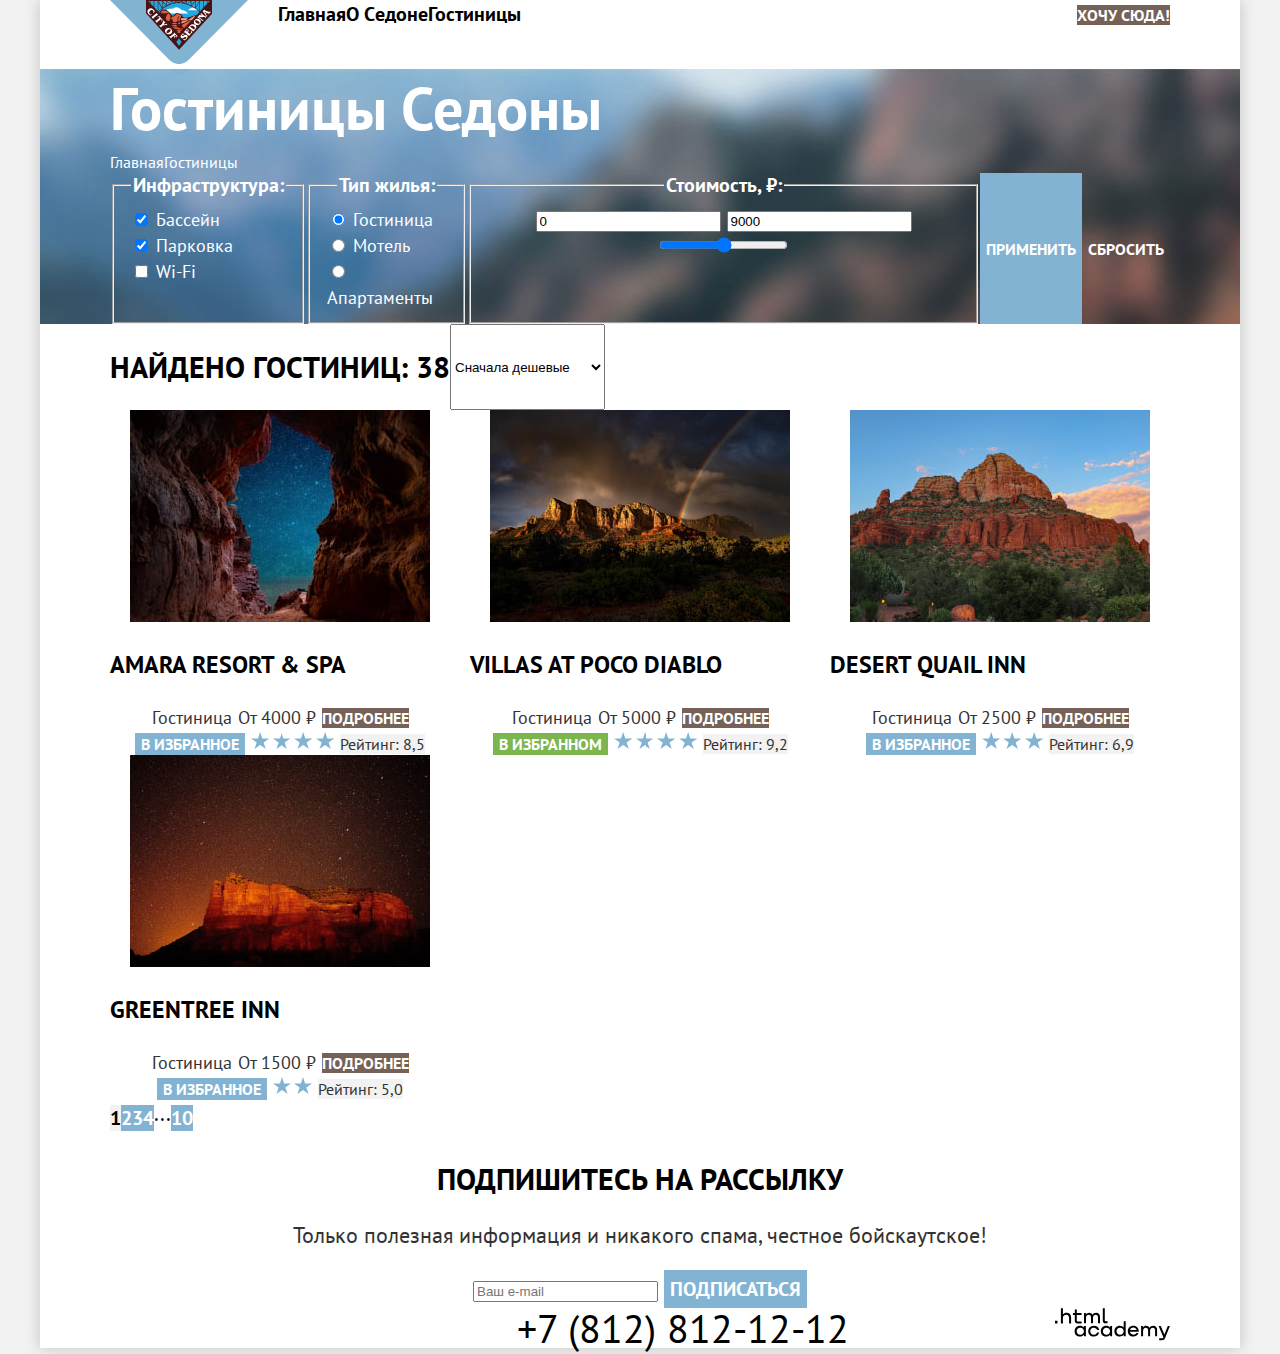
<file: 5/hotels.html>
<!DOCTYPE html>
<html lang="ru">
  <head>
    <meta charset="UTF-8">
    <title>HTML Academy: Седона</title>
    <link rel="stylesheet" href="styles/styles.css">
    <base href="https://htmlacademy-htmlcss.github.io/949427-sedona-36/5/">
</head>
  <body>
    <div class="page-container">
      <header class="page-header">
        <nav class="navigation">
          <a class="navigation-logo" href="index.html">
            <img class="page-header-logo" src="image/index/logo.svg" width="138" height="64" alt="Логотип Седона.">
          </a>
          <ul class="navigation-list">
            <li class="navigation-item">
              <a class="navigation-link" href="index.html">Главная</a>
            </li>
            <li class="navigation-item">
              <a class="navigation-link" href="#">О Cедоне</a>
            </li>
            <li class="navigation-item">
              <a class="navigation-link navigation-link-current" href="#">Гостиницы</a>
            </li>
          </ul>
          <ul class="navigation-user">
            <li class="navigation-user-item">
              <a class="navigation-user-link" href="#">
                <span class="visually-hidden search">
                  Поиск
                </span>
              </a>
            </li>
            <li class="navigation-user-item">
              <a class="navigation-user-link" href="#">
                <span class="visually-hidden favourites">
                  Избранное
                </span>
                <span class="visually-hidden favourites-number">
                  12
                </span>
              </a>
            </li>
            <li>
              <a class="navigation-user-link button brown" href="#">Хочу сюда!</a>
            </li>
          </ul>
        </nav>
      </header>
      <main class="main-inner main-container">
        <header class="inner-header">
          <h1 class="inner-header-title page-title">Гостиницы Седоны</h1>
          <ul class="breadcrumbs">
            <li class="breadcrumbs-item">
              <a class="breadcrumbs-link" href="index.html">Главная</a>
            </li>
            <li class="breadcrumbs-item">
              <a class="breadcrumbs-link">Гостиницы</a>
            </li>
          </ul>
          <form class="hotels-filter" action="https://echo.htmlacademy.ru/" method="get">
            <fieldset class="hotels-filter-group">
              <legend class="hotels-filter-title">Инфраструктура:</legend>
              <ul class="hotels-filter-list">
                <li class="hotels-filter-item">
                  <label class="control">
                    <input class="control-input" type="checkbox" name="pool" checked>
                    Бассейн
                  </label>
                </li>
                <li class="hotels-filter-item">
                  <label class="control">
                    <input class="control-input" type="checkbox" name="parking" checked>
                    Парковка
                  </label>
                </li>
                <li class="hotels-filter-item">
                  <label class="control">
                    <input class="control-input" type="checkbox" name="wi-fi">
                    Wi-Fi
                  </label>
                </li>
              </ul>
            </fieldset>
            <fieldset class="hotels-filter-group">
              <legend class="hotels-filter-title">Тип жилья:</legend>
              <ul class="hotels-filter-list">
                <li class="hotels-filter-item">
                  <label class="control">
                    <input class="control-input" type="radio" name="type-of-housing" value="hotel" checked>
                    Гостиница
                  </label>
                </li>
                <li class="hotels-filter-item">
                  <label class="control">
                    <input class="control-input" type="radio" name="type-of-housing" value="motel">
                    Мотель
                  </label>
                </li>
                <li class="hotels-filter-item">
                  <label class="control">
                    <input class="control-input" type="radio" name="type-of-housing" value="apartment">
                    Апартаменты
                  </label>
                </li>
              </ul>
            </fieldset>
            <fieldset class="hotels-filter-group">
              <legend class="hotels-filter-title">Стоимость, ₽:</legend>
                <input class="hotels-min-price" type="number" name="hotels-min-price" value="0">
                <input class="hotels-max-price" type="number" name="hotels-max-price" value="9000">
                <input class="control-input" type="range" name="price-range">
            </fieldset>
            <button class="button blue" type="submit">Применить</button>
            <button class="button transparent" type="reset">Сбросить</button>
          </form>
        </header>
        <section class="hotels">
          <div class="hotels-title-view-wrap">
            <h2 class="hotels-title section-title">Найдено гостиниц: <span class="hotels-found">38</span></h2>
            <select class="control-select" aria-label="Сортировка">
              <option value="cheap">Сначала дешевые</option>
              <option value="expensive">Сначала дорогие</option>
              <option value="popular">Сначала популярные</option>
            </select>
            <div class="view-wrap">
              <a class="button-icon button-icon-current" href="#">
                <span class="visually-hidden">Показать таблицей</span>
              </a>
              <a class="button-icon" href="#">
                <span class="visually-hidden">Показать слайдшоу</span>
              </a>
              <a class="button-icon" href="#">
                <span class="visually-hidden">Показать списком</span>
              </a>
            </div>
          </div>
          <ul class="hotels-list">
            <li class="hotels-card">
              <a class="hotels-card-link" href="#">
                <img class="hotels-card-image" src="image/hotels/amara-resort.jpg" width="300" height="212" alt="Вид на ночное звездное небо из пещеры.">
                <h3 class="hotels-card-title card-title">Amara Resort & Spa</h3>
              </a>
              <span class="hotels-card-hotel">Гостиница</span>
              <span class="hotels-price">От 4000 ₽</span>
              <a class="hotels-card-link button brown" href="#">подробнее</a>
              <button class="button blue" type="submit">в избранное</button>
              <div class="hotel-stars hotel-stars-4">
                <span class="visually-hidden">Четыре звезды</span>
              </div>
              <span class="hotels-rating">Рейтинг: 8,5</span>
            </li>
            <li class="hotels-card">
              <a class="hotels-card-link" href="#">
                <img class="hotels-card-image" src="image/hotels/villas-at-poco-diablo.jpg " width="300" height="212" alt="Красные скалы на фоне облаков и радуги">
                <h3 class="hotels-card-title card-title">Villas at Poco Diablo</h3>
              </a>
              <span class="hotels-card-hotel">Гостиница</span>
              <span class="hotels-price">От 5000 ₽</span>
              <a class="hotels-card-link button brown" href="#">подробнее</a>
              <button class="button green" type="submit">в избранном</button>
              <div class="hotel-stars hotel-stars-4">
                <span class="visually-hidden">Четыре звезды</span>
              </div>
              <span class="hotels-rating">Рейтинг: 9,2</span>
            </li>
            <li class="hotels-card">
              <a class="hotels-card-link" href="#">
                <img class="hotels-card-image" src="image/hotels/desert-quail-inn.jpg" width="300" height="212" alt="Красные скалы в солнечную погоду на фоне ясного неба">
                <h3 class="hotels-card-title card-title">Desert Quail Inn</h3>
              </a>
              <span class="hotels-card-hotel">Гостиница</span>
              <span class="hotels-price">От 2500 ₽</span>
              <a class="hotels-card-link button brown" href="#">подробнее</a>
              <button class="button blue" type="submit">в избранное</button>
              <div class="hotel-stars hotel-stars-3">
                <span class="visually-hidden">Три звезды</span>
              </div>
              <span class="hotels-rating">Рейтинг: 6,9</span>
            </li>
            <li class="hotels-card">
              <a class="hotels-card-link" href="#">
                <img class="hotels-card-image" src="image/hotels/green-tree-inn.jpg" width="300" height="212" alt="Красные скалы на фоне заката">
                <h3 class="hotels-card-title card-title">GreenTree Inn</h3>
              </a>
              <span class="hotels-card-hotel">Гостиница</span>
              <span class="hotels-price">От 1500 ₽</span>
              <a class="hotels-card-link button brown" href="#">подробнее</a>
              <button class="button blue" type="submit">в избранное</button>
              <div class="hotel-stars hotel-stars-2">
                <span class="visually-hidden">Две звезды</span>
              </div>
              <span class="hotels-rating">Рейтинг: 5,0</span>
            </li>
          </ul>
          <ul class="pagination">
            <li class="pagination-item">
              <a class="pagination-link pagination-current">1</a>
            </li>
            <li class="pagination-item">
              <a class="pagination-link" href="#">2</a>
            </li>
            <li class="pagination-item">
              <a class="pagination-link" href="#">3</a>
            </li>
            <li class="pagination-item">
              <a class="pagination-link" href="#">4</a>
            </li>
            <li class="pagination-item">
              <a class="pagination-link link-go-to" href="#">...</a>
            </li>
            <li class="pagination-item">
              <a class="pagination-link" href="#">10</a>
            </li>
          </ul>
        </section>
        <section class="subscribe-inner">
          <h2 class="subscribe-inner-title section-title">Подпишитесь на рассылку</h2>
          <p class="subscribe-inner-text section-text">Только полезная информация и никакого спама, честное бойскаутское!</p>
          <form class="subscribe-form" action="https://echo.htmlacademy.ru/" method="post">
            <label class="email-field visually-hidden" for="subscribe-email">Ваш e-mail:</label>
            <input class="input-field" type="email" placeholder="Ваш e-mail" name="subscribe-email" id="subscribe-email" required>
            <button class="subscribe-button button blue" type="submit">
              Подписаться
            </button>
          </form>
        </section>
      </main>
      <footer class="page-footer">
        <div class="footer-wrap">
          <section class="footer-social">
            <h2 class="visually-hidden section-title">Соцсети</h2>
            <ul class="footer-social-list">
              <li class="footer-social-item">
                <a class="footer-social-link" href="https://vk.com/htmlacademy">
                  <span class="visually-hidden">Вконтакте</span>
                </a>
              </li>
              <li class="footer-social-item">
                <a class="footer-social-link" href="https://t.me/htmlacademy">
                  <span class="visually-hidden">Телеграм</span>
                </a>
              </li>
              <li class="footer-social-item">
                <a class="footer-social-link" href="https://www.youtube.com/user/htmlacademyru">
                  <span class="visually-hidden">Ютуб</span>
                </a>
              </li>
            </ul>
          </section>
          <section class="footer-contacts" >
            <h2 class="visually-hidden section-title">Контакты</h2>
            <address class="footer-contacts-address">
              <a class="footer-contacts-address-phone" href="tel:+78128121212">+7 (812) 812-12-12</a>
            </address>
          </section>
          <a class="footer-htmlacademy-link" href="https://htmlacademy.ru/">
            <img class="footer-htmlacademy-logo" src="image/index/htmlacademy-logo.svg" width="115" height="33" alt="Логотип html академии.">
          </a>
        </div>
      </footer>
    </div>
  </body>
</html>
</file>
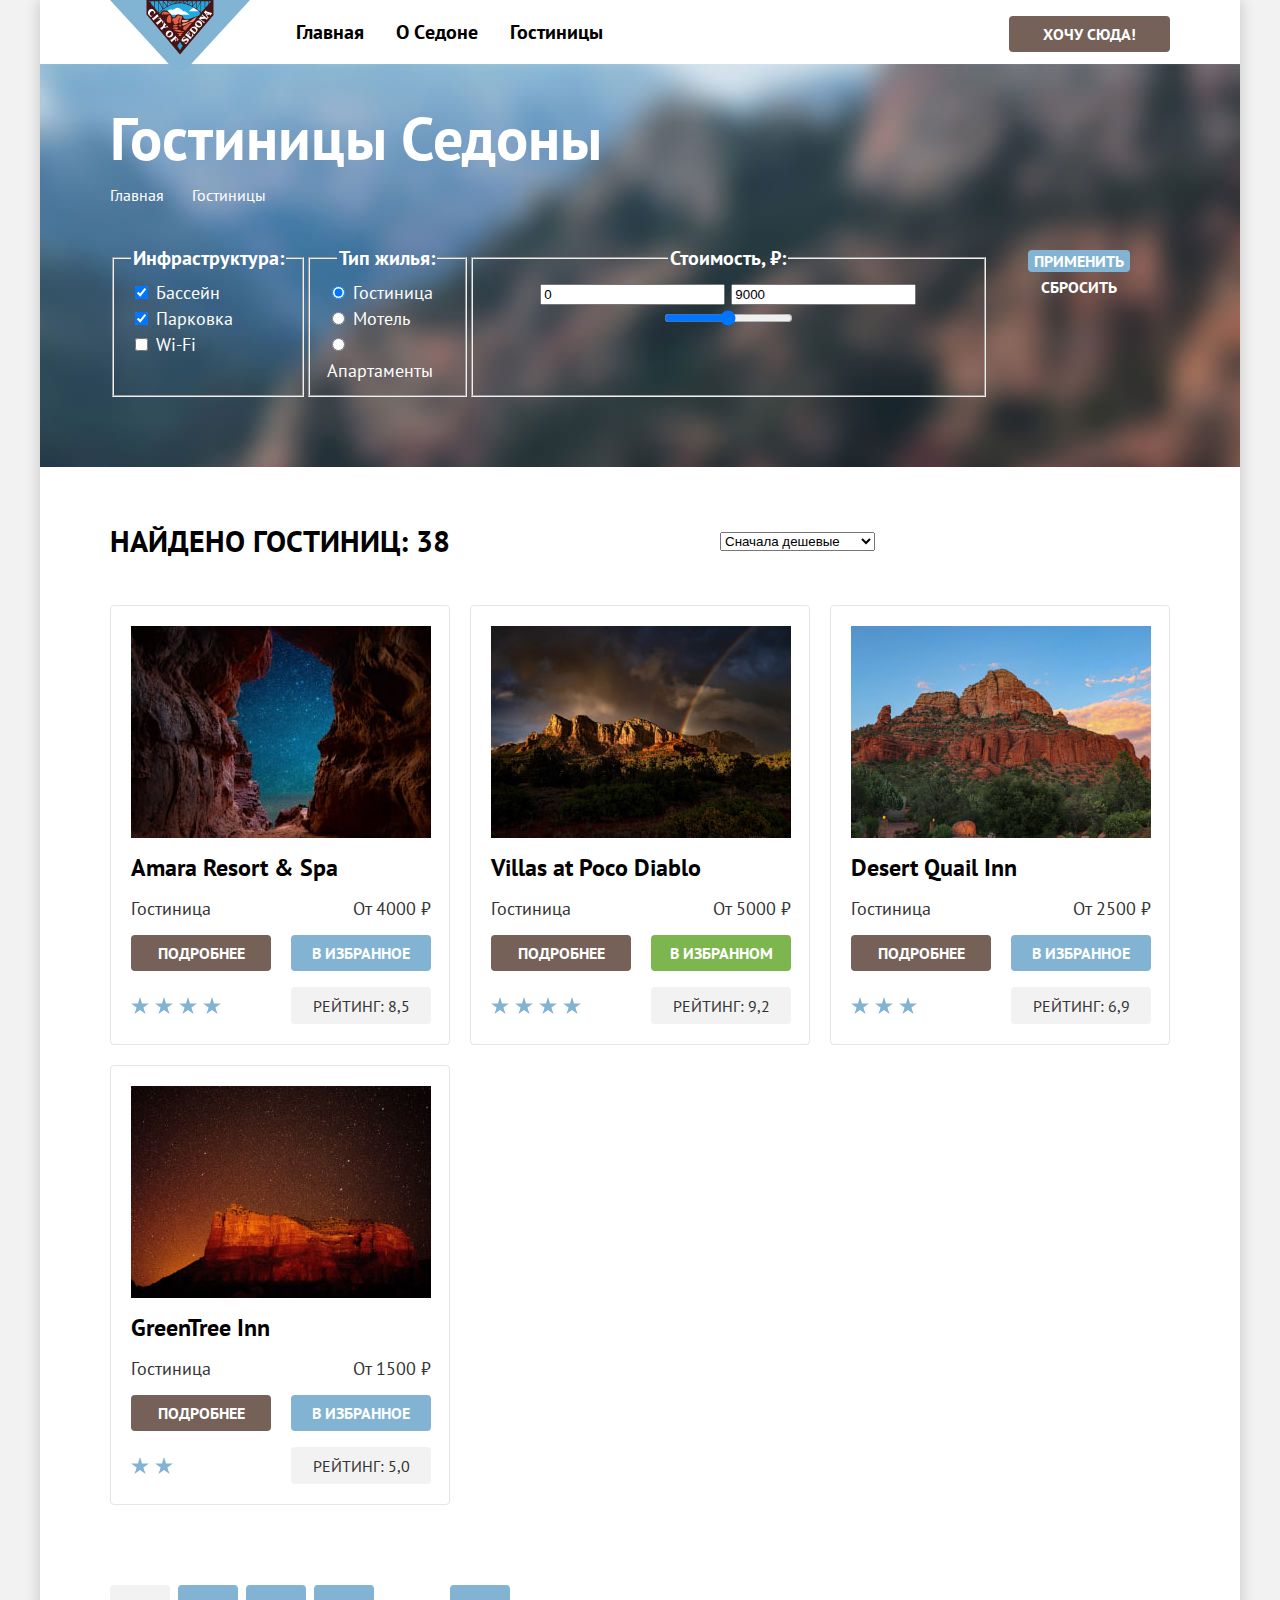
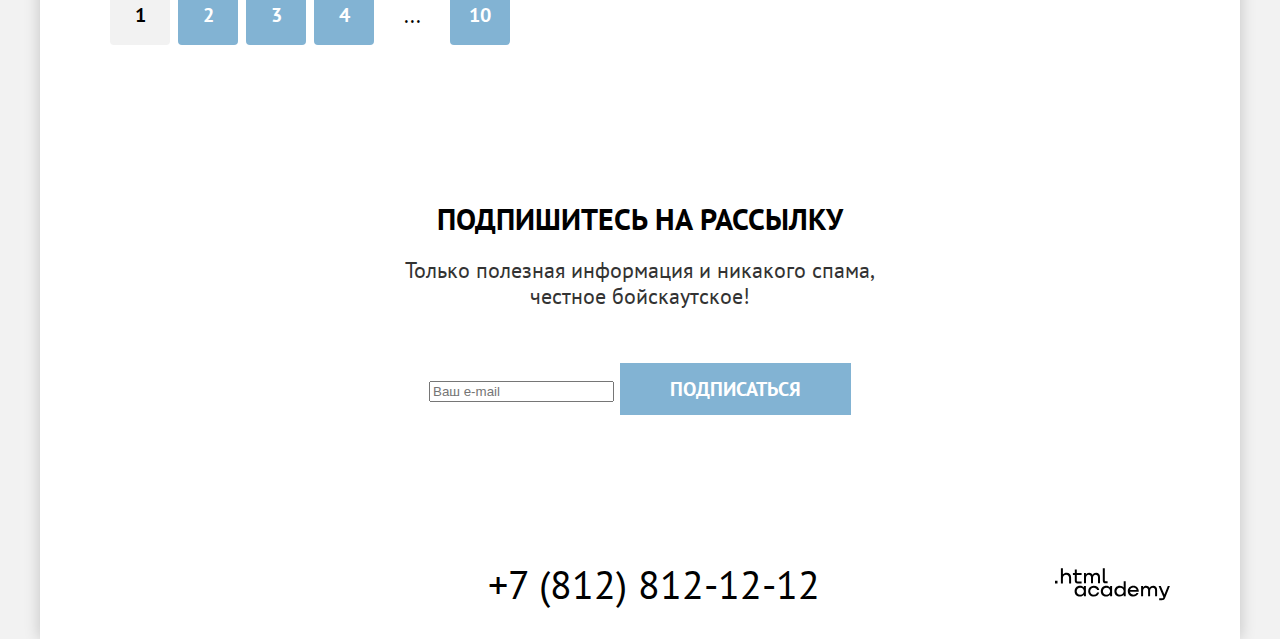
<file: 7/hotels.html>
<!DOCTYPE html>
<html lang="ru">
  <head>
    <meta charset="UTF-8">
    <title>HTML Academy: Седона</title>
    <link rel="stylesheet" href="styles/styles.css">
    <base href="https://htmlacademy-htmlcss.github.io/949427-sedona-36/7/">
</head>
  <body>
    <div class="page-container">
      <header class="page-header">
        <nav class="navigation">
          <a class="navigation-logo" href="index.html">
            <img class="page-header-logo" src="image/index/logo.svg" width="140" height="70" alt="Логотип Седона.">
          </a>
          <ul class="navigation-list">
            <li class="navigation-item">
              <a class="navigation-link" href="index.html">Главная</a>
            </li>
            <li class="navigation-item">
              <a class="navigation-link" href="#">О Cедоне</a>
            </li>
            <li class="navigation-item">
              <a class="navigation-link navigation-link-current" href="#">Гостиницы</a>
            </li>
          </ul>
          <ul class="navigation-user">
            <li class="navigation-user-item">
              <a class="navigation-user-link" href="#">
                <span class="visually-hidden search">
                  Поиск
                </span>
              </a>
            </li>
            <li class="navigation-user-item">
              <a class="navigation-user-link" href="#">
                <span class="visually-hidden favourites">
                  Избранное
                </span>
                <span class="visually-hidden favourites-number">
                  12
                </span>
              </a>
            </li>
            <li>
              <a class="button brown button-user" href="#">Хочу сюда!</a>
            </li>
          </ul>
        </nav>
      </header>
      <main class="main-inner main-container">
        <header class="inner-header">
          <h1 class="inner-header-title page-title">Гостиницы Седоны</h1>
          <ul class="breadcrumbs">
            <li class="breadcrumbs-item">
              <a class="breadcrumbs-link" href="index.html">Главная</a>
            </li>
            <li class="breadcrumbs-item">
              <a class="breadcrumbs-link">Гостиницы</a>
            </li>
          </ul>
          <form class="hotels-filter" action="https://echo.htmlacademy.ru/" method="get">
            <fieldset class="hotels-filter-group">
              <legend class="hotels-filter-title">Инфраструктура:</legend>
              <ul class="hotels-filter-list">
                <li class="hotels-filter-item">
                  <label class="control">
                    <input class="control-input" type="checkbox" name="pool" checked>
                    Бассейн
                  </label>
                </li>
                <li class="hotels-filter-item">
                  <label class="control">
                    <input class="control-input" type="checkbox" name="parking" checked>
                    Парковка
                  </label>
                </li>
                <li class="hotels-filter-item">
                  <label class="control">
                    <input class="control-input" type="checkbox" name="wi-fi">
                    Wi-Fi
                  </label>
                </li>
              </ul>
            </fieldset>
            <fieldset class="hotels-filter-group">
              <legend class="hotels-filter-title">Тип жилья:</legend>
              <ul class="hotels-filter-list">
                <li class="hotels-filter-item">
                  <label class="control">
                    <input class="control-input" type="radio" name="type-of-housing" value="hotel" checked>
                    Гостиница
                  </label>
                </li>
                <li class="hotels-filter-item">
                  <label class="control">
                    <input class="control-input" type="radio" name="type-of-housing" value="motel">
                    Мотель
                  </label>
                </li>
                <li class="hotels-filter-item">
                  <label class="control">
                    <input class="control-input" type="radio" name="type-of-housing" value="apartment">
                    Апартаменты
                  </label>
                </li>
              </ul>
            </fieldset>
            <fieldset class="hotels-filter-group">
              <legend class="hotels-filter-title">Стоимость, ₽:</legend>
                <input class="hotels-min-price" type="number" name="hotels-min-price" value="0">
                <input class="hotels-max-price" type="number" name="hotels-max-price" value="9000">
                <input class="control-input" type="range" name="price-range">
            </fieldset>
            <div class="filter-button-wrap">
              <button class="button blue" type="submit">Применить</button>
              <button class="button transparent" type="reset">Сбросить</button>
            </div>
          </form>
        </header>
        <section class="hotels">
          <div class="hotels-title-view-wrap">
            <h2 class="hotels-title section-title">Найдено гостиниц: <span class="hotels-found">38</span></h2>
            <select class="control-select" aria-label="Сортировка">
              <option value="cheap">Сначала дешевые</option>
              <option value="expensive">Сначала дорогие</option>
              <option value="popular">Сначала популярные</option>
            </select>
            <div class="view-wrap">
              <a class="button-icon button-icon-current" href="#">
                <span class="visually-hidden">Показать таблицей</span>
              </a>
              <a class="button-icon" href="#">
                <span class="visually-hidden">Показать слайдшоу</span>
              </a>
              <a class="button-icon" href="#">
                <span class="visually-hidden">Показать списком</span>
              </a>
            </div>
          </div>
          <ul class="hotels-list">
            <li class="hotels-card">
              <a class="hotels-card-link-image" href="#">
                <img class="hotels-card-image" src="image/hotels/amara-resort.jpg" width="300" height="212" alt="Вид на ночное звездное небо из пещеры.">
                <h3 class="hotels-card-title card-title">Amara Resort & Spa</h3>
              </a>
              <span class="hotels-card-hotel">Гостиница</span>
              <span class="hotels-price">От 4000 ₽</span>
              <a class="hotels-card-link button brown" href="#">подробнее</a>
              <button class="button blue" type="submit">в избранное</button>
              <div class="hotel-stars hotel-stars-4">
                <span class="visually-hidden">Четыре звезды</span>
              </div>
              <span class="hotels-rating">РЕЙТИНГ: 8,5</span>
            </li>
            <li class="hotels-card">
              <a class="hotels-card-link-image" href="#">
                <img class="hotels-card-image" src="image/hotels/villas-at-poco-diablo.jpg " width="300" height="212" alt="Красные скалы на фоне облаков и радуги">
                <h3 class="hotels-card-title card-title">Villas at Poco Diablo</h3>
              </a>
              <span class="hotels-card-hotel">Гостиница</span>
              <span class="hotels-price">От 5000 ₽</span>
              <a class="hotels-card-link button brown" href="#">подробнее</a>
              <button class="button green" type="submit">в избранном</button>
              <div class="hotel-stars hotel-stars-4">
                <span class="visually-hidden">Четыре звезды</span>
              </div>
              <span class="hotels-rating">РЕЙТИНГ: 9,2</span>
            </li>
            <li class="hotels-card">
              <a class="hotels-card-link-image" href="#">
                <img class="hotels-card-image" src="image/hotels/desert-quail-inn.jpg" width="300" height="212" alt="Красные скалы в солнечную погоду на фоне ясного неба">
                <h3 class="hotels-card-title card-title">Desert Quail Inn</h3>
              </a>
              <span class="hotels-card-hotel">Гостиница</span>
              <span class="hotels-price">От 2500 ₽</span>
              <a class="hotels-card-link button brown" href="#">подробнее</a>
              <button class="button blue" type="submit">в избранное</button>
              <div class="hotel-stars hotel-stars-3">
                <span class="visually-hidden">Три звезды</span>
              </div>
              <span class="hotels-rating">РЕЙТИНГ: 6,9</span>
            </li>
            <li class="hotels-card">
              <a class="hotels-card-link-image" href="#">
                <img class="hotels-card-image" src="image/hotels/green-tree-inn.jpg" width="300" height="212" alt="Красные скалы на фоне заката">
                <h3 class="hotels-card-title card-title">GreenTree Inn</h3>
              </a>
              <span class="hotels-card-hotel">Гостиница</span>
              <span class="hotels-price">От 1500 ₽</span>
              <a class="hotels-card-link button brown" href="#">подробнее</a>
              <button class="button blue" type="submit">в избранное</button>
              <div class="hotel-stars hotel-stars-2">
                <span class="visually-hidden">Две звезды</span>
              </div>
              <span class="hotels-rating">РЕЙТИНГ: 5,0</span>
            </li>
          </ul>
          <ul class="pagination">
            <li class="pagination-item">
              <a class="pagination-link pagination-current">1</a>
            </li>
            <li class="pagination-item">
              <a class="pagination-link" href="#">2</a>
            </li>
            <li class="pagination-item">
              <a class="pagination-link" href="#">3</a>
            </li>
            <li class="pagination-item">
              <a class="pagination-link" href="#">4</a>
            </li>
            <li class="pagination-item">
              <a class="pagination-link link-go-to" href="#">...</a>
            </li>
            <li class="pagination-item">
              <a class="pagination-link" href="#">10</a>
            </li>
          </ul>
        </section>
        <section class="subscribe-inner">
          <h2 class="subscribe-inner-title section-title">Подпишитесь на рассылку</h2>
          <p class="subscribe-inner-text section-text">Только полезная информация и никакого спама,<br> честное бойскаутское!</p>
          <form class="subscribe-form" action="https://echo.htmlacademy.ru/" method="post">
            <label class="email-field visually-hidden" for="subscribe-email">Ваш e-mail:</label>
            <input class="input-field" type="email" placeholder="Ваш e-mail" name="subscribe-email" id="subscribe-email" required>
            <button class="subscribe-button button blue" type="submit">
              Подписаться
            </button>
          </form>
        </section>
      </main>
      <footer class="page-footer">
        <div class="footer-wrap">
          <section class="footer-social">
            <h2 class="visually-hidden section-title">Соцсети</h2>
            <ul class="footer-social-list">
              <li class="footer-social-item">
                <a class="footer-social-link" href="https://vk.com/htmlacademy">
                  <span class="visually-hidden">Вконтакте</span>
                </a>
              </li>
              <li class="footer-social-item">
                <a class="footer-social-link" href="https://t.me/htmlacademy">
                  <span class="visually-hidden">Телеграм</span>
                </a>
              </li>
              <li class="footer-social-item">
                <a class="footer-social-link" href="https://www.youtube.com/user/htmlacademyru">
                  <span class="visually-hidden">Ютуб</span>
                </a>
              </li>
            </ul>
          </section>
          <section class="footer-contacts" >
            <h2 class="visually-hidden section-title">Контакты</h2>
            <address class="footer-contacts-address">
              <a class="footer-contacts-address-phone" href="tel:+78128121212">+7 (812) 812-12-12</a>
            </address>
          </section>
          <a class="footer-htmlacademy-link" href="https://htmlacademy.ru/">
            <img class="footer-htmlacademy-logo" src="image/index/htmlacademy-logo.svg" width="115" height="33" alt="Логотип html академии.">
          </a>
        </div>
      </footer>
    </div>
  </body>
</html>
</file>
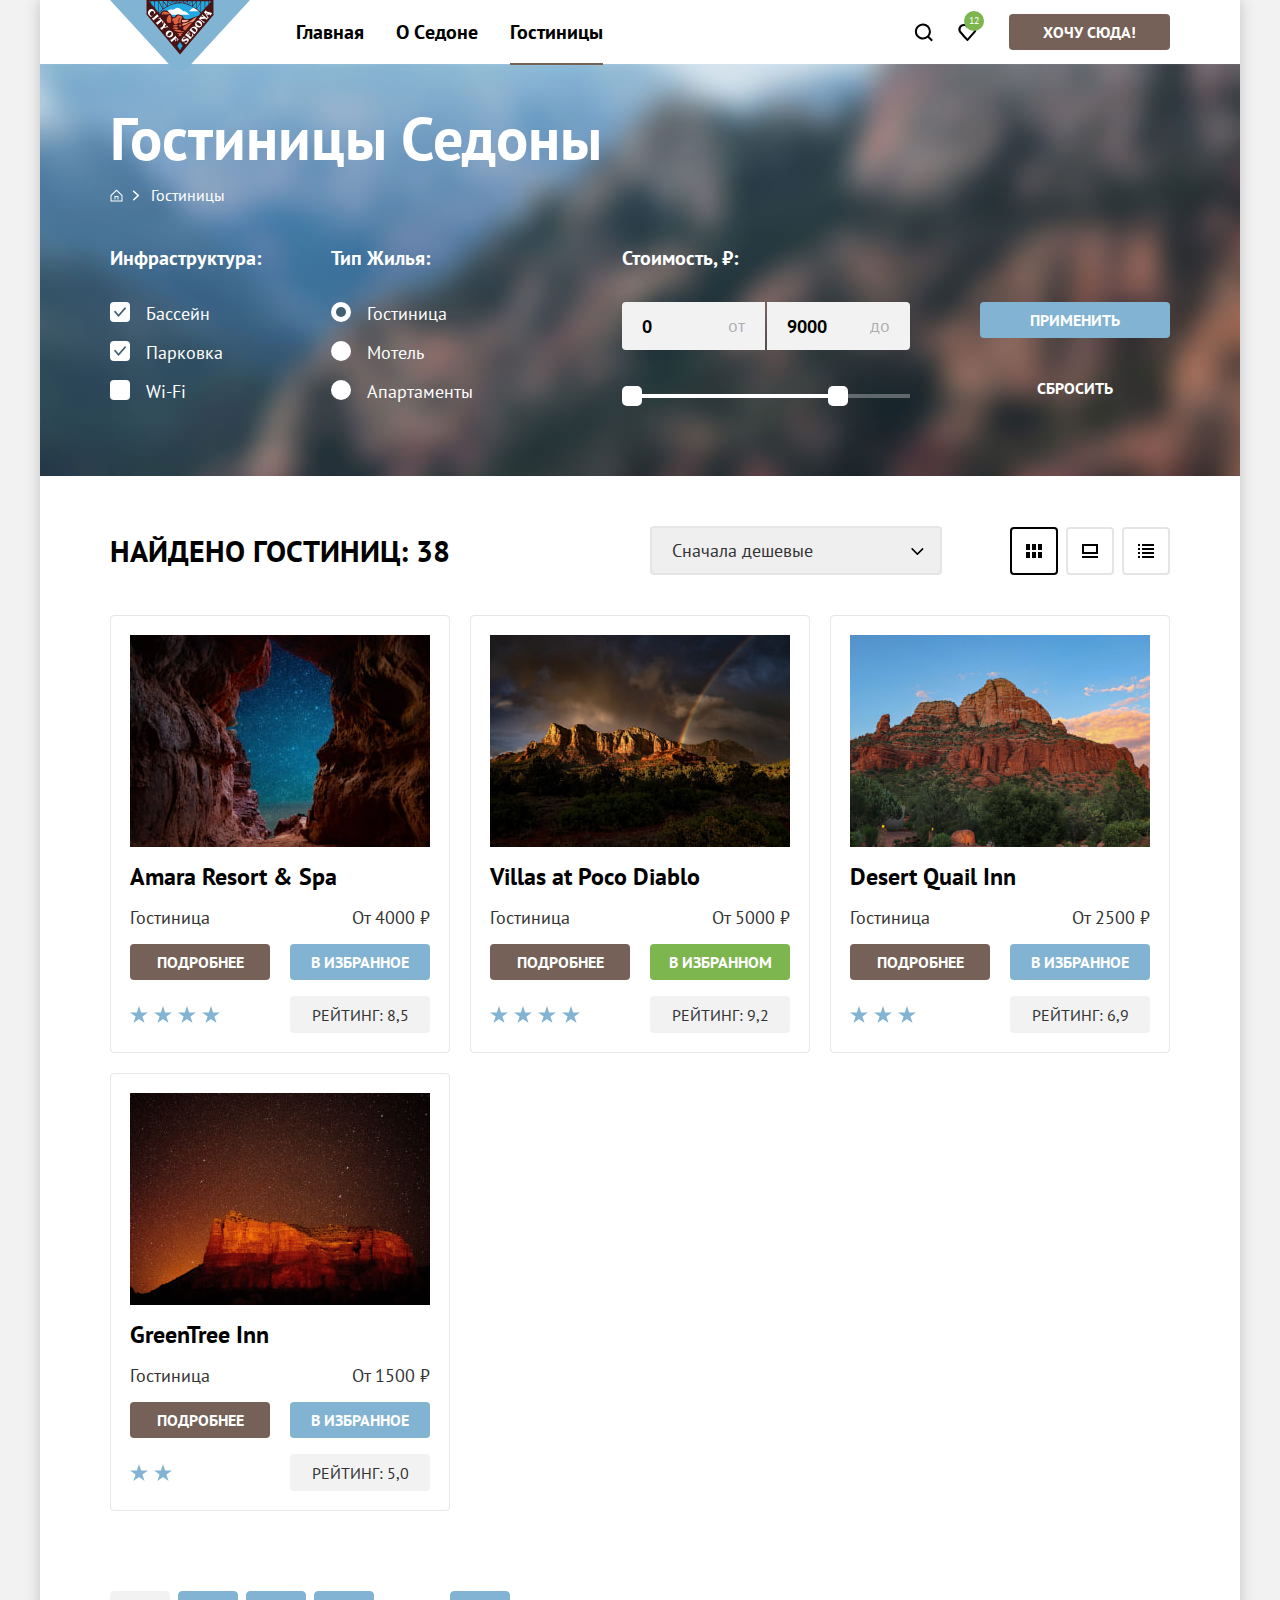
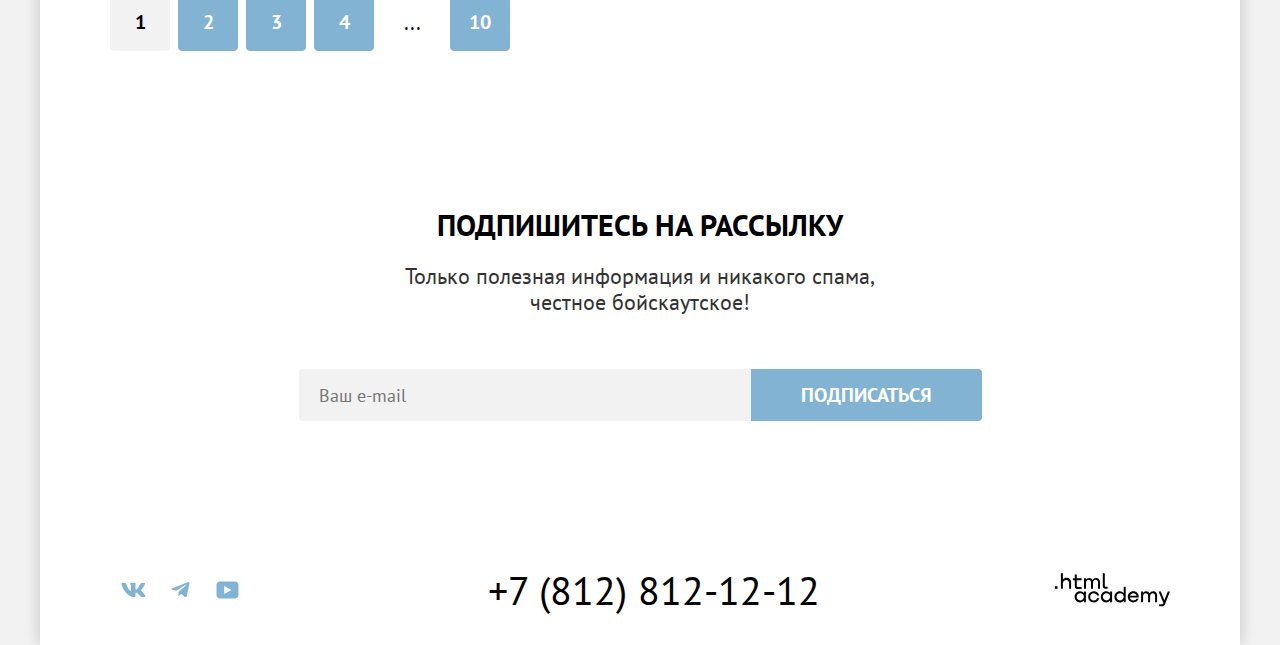
<file: 9/hotels.html>
<!DOCTYPE html>
<html lang="ru">
  <head>
    <meta charset="UTF-8">
    <title>HTML Academy: Седона</title>
    <link rel="stylesheet" href="styles/styles.css">
    <base href="https://htmlacademy-htmlcss.github.io/949427-sedona-36/9/">
</head>
  <body>
    <div class="page-container">
      <header class="page-header">
        <nav class="navigation">
          <a class="navigation-logo" href="index.html">
            <img class="page-header-logo" src="image/index/logo.svg" width="140" height="70" alt="Логотип Седона.">
          </a>
          <ul class="navigation-list">
            <li class="navigation-item">
              <a class="navigation-link" href="index.html">Главная</a>
            </li>
            <li class="navigation-item">
              <a class="navigation-link" href="#">О Cедоне</a>
            </li>
            <li class="navigation-item">
              <a class="navigation-link navigation-link-current" href="#">Гостиницы</a>
            </li>
          </ul>
          <ul class="navigation-user">
            <li class="navigation-user-item">
              <a class="navigation-user-link search-icon" href="#">
                <span class="visually-hidden">
                  Поиск
                </span>
              </a>
            </li>
            <li class="navigation-user-item">
              <a class="navigation-user-link favourites" href="#">
                <span class="visually-hidden">
                  Избранное. Добавлено гостиниц:
                </span>
                <span class="favourites-number">
                  12
                </span>
              </a>
            </li>
            <li>
              <a class="button brown button-user" href="#">Хочу сюда!</a>
            </li>
          </ul>
        </nav>
      </header>
      <main class="main-inner main-container">
        <header class="inner-header">
          <h1 class="inner-header-title page-title">Гостиницы Седоны</h1>
          <ul class="breadcrumbs">
            <li class="breadcrumbs-item">
              <a class="breadcrumbs-link" href="index.html"><span class="visually-hidden">Главная</span>
                <svg class="breadcrumbs-link-home" aria-hidden="true" focusable="false" xmlns="http://www.w3.org/2000/svg" width="13" height="15" fill="currentColor" viewBox="0 0 13 15"><path fill="currentColor" d="m6.5.5-6 5.8v6.2h12V6.3L6.5.5Zm5 11h-10V6.7l5-4.8 5 4.8v4.8Z"/><path fill="#currentColor" d="M4.5 10.5h1V8h2v2.5h1V7h-4v3.5Z"/></svg>
              </a>
            </li>
            <li class="breadcrumbs-item">
              <a class="breadcrumbs-link">Гостиницы</a>
            </li>
          </ul>
          <form class="hotels-filter" action="https://echo.htmlacademy.ru/" method="get">
            <div class="filter-wrap-left">
              <fieldset class="hotels-filter-group">
                <legend class="hotels-filter-title">Инфраструктура:</legend>
                <ul class="hotels-filter-list">
                  <li class="hotels-filter-item">
                    <label class="control">
                      <input class="control-input visually-hidden" type="checkbox" name="pool" checked>
                      <span class="control-mark"></span>
                      Бассейн
                    </label>
                  </li>
                  <li class="hotels-filter-item">
                    <label class="control">
                      <input class="control-input visually-hidden" type="checkbox" name="parking" checked>
                      <span class="control-mark"></span>
                      Парковка
                    </label>
                  </li>
                  <li class="hotels-filter-item">
                    <label class="control">
                      <input class="control-input visually-hidden" type="checkbox" name="wi-fi">
                      <span class="control-mark"></span>
                      Wi-Fi
                    </label>
                  </li>
                </ul>
              </fieldset>
              <fieldset class="hotels-filter-group">
                <legend class="hotels-filter-title">Тип Жилья:</legend>
                <ul class="hotels-filter-list">
                  <li class="hotels-filter-item">
                    <label class="control">
                      <input class="control-input visually-hidden" type="radio" name="type-of-housing" value="hotel" checked>
                      <span class="control-mark"></span>
                      Гостиница
                    </label>
                  </li>
                  <li class="hotels-filter-item">
                    <label class="control">
                      <input class="control-input visually-hidden" type="radio" name="type-of-housing" value="motel">
                      <span class="control-mark"></span>
                      Мотель
                    </label>
                  </li>
                  <li class="hotels-filter-item">
                    <label class="control">
                      <input class="control-input visually-hidden" type="radio" name="type-of-housing" value="apartment">
                      <span class="control-mark"></span>
                      Апартаменты
                    </label>
                  </li>
                </ul>
              </fieldset>
            </div>
              <div class="filter-wrap-right">
              <fieldset class="hotels-filter-group">
                <legend class="hotels-filter-title">Стоимость, ₽:</legend>
                  <div class="input-price-wrap">
                    <label class="min-price-label" for="min-price"><span class="visually-hidden">Минимальная цена</span>от</label>
                    <input class="input-price hotels-min-price" type="number" id="min-price" name="hotels-min-price" value="0">
                    <label class="max-price-label" for="max-price"><span class="visually-hidden">Максимальная цена</span>до</label>
                    <input class="input-price hotels-max-price" type="number" id="max-price" name="hotels-max-price" value="9000">
                  </div>
                  <div class="range-slider">
                    <div class="range-bar" style="left: 0; width: 226px;">
                      <button class="range-toggle toggle-min" type="button"><span class="visually-hidden">Изменить минимальную цену.</span></button>
                      <button class="range-toggle toggle-max" type="button"><span class="visually-hidden">Изменить максимальную цену.</span></button>
                    </div>
                  </div>
              </fieldset>
              <div class="filter-button-wrap">
                <button class="button blue apply-button" type="submit">Применить</button>
                <button class="button transparent reset-button" type="reset">Сбросить</button>
              </div>
            </div>
          </form>
        </header>
        <section class="hotels">
          <div class="hotels-title-view-wrap">
            <h2 class="hotels-title section-title">Найдено гостиниц: <span class="hotels-found">38</span></h2>
            <select class="control-select" aria-label="Сортировка">
              <option value="cheap">Сначала дешевые</option>
              <option value="expensive">Сначала дорогие</option>
              <option value="popular">Сначала популярные</option>
            </select>
            <div class="view-wrap">
              <a class="button-icon button-icon-current tile-icon" href="#">
                <span class="visually-hidden">Показать таблицей</span>
              </a>
              <a class="button-icon slideshow-icon" href="#">
                <span class="visually-hidden">Показать слайдшоу</span>
              </a>
              <a class="button-icon list-icon" href="#">
                <span class="visually-hidden">Показать списком</span>
              </a>
            </div>
          </div>
          <ul class="hotels-list">
            <li class="hotels-card">
              <a class="hotels-card-link-image" href="#">
                <img class="hotels-card-image" src="image/hotels/amara-resort.jpg" width="300" height="212" alt="Вид на ночное звездное небо из пещеры.">
                <h3 class="hotels-card-title card-title">Amara Resort & Spa</h3>
              </a>
              <span class="hotels-card-hotel">Гостиница</span>
              <span class="hotels-price">От 4000 ₽</span>
              <a class="hotels-card-link button brown" href="#">подробнее</a>
              <button class="button blue" type="submit">в избранное</button>
              <div class="hotel-stars hotel-stars-4">
                <span class="visually-hidden">Четыре звезды</span>
              </div>
              <span class="hotels-rating">РЕЙТИНГ: 8,5</span>
            </li>
            <li class="hotels-card">
              <a class="hotels-card-link-image" href="#">
                <img class="hotels-card-image" src="image/hotels/villas-at-poco-diablo.jpg " width="300" height="212" alt="Красные скалы на фоне облаков и радуги">
                <h3 class="hotels-card-title card-title">Villas at Poco Diablo</h3>
              </a>
              <span class="hotels-card-hotel">Гостиница</span>
              <span class="hotels-price">От 5000 ₽</span>
              <a class="hotels-card-link button brown" href="#">подробнее</a>
              <button class="button green" type="submit">в избранном</button>
              <div class="hotel-stars hotel-stars-4">
                <span class="visually-hidden">Четыре звезды</span>
              </div>
              <span class="hotels-rating">РЕЙТИНГ: 9,2</span>
            </li>
            <li class="hotels-card">
              <a class="hotels-card-link-image" href="#">
                <img class="hotels-card-image" src="image/hotels/desert-quail-inn.jpg" width="300" height="212" alt="Красные скалы в солнечную погоду на фоне ясного неба">
                <h3 class="hotels-card-title card-title">Desert Quail Inn</h3>
              </a>
              <span class="hotels-card-hotel">Гостиница</span>
              <span class="hotels-price">От 2500 ₽</span>
              <a class="hotels-card-link button brown" href="#">подробнее</a>
              <button class="button blue" type="submit">в избранное</button>
              <div class="hotel-stars hotel-stars-3">
                <span class="visually-hidden">Три звезды</span>
              </div>
              <span class="hotels-rating">РЕЙТИНГ: 6,9</span>
            </li>
            <li class="hotels-card">
              <a class="hotels-card-link-image" href="#">
                <img class="hotels-card-image" src="image/hotels/green-tree-inn.jpg" width="300" height="212" alt="Красные скалы на фоне заката">
                <h3 class="hotels-card-title card-title">GreenTree Inn</h3>
              </a>
              <span class="hotels-card-hotel">Гостиница</span>
              <span class="hotels-price">От 1500 ₽</span>
              <a class="hotels-card-link button brown" href="#">подробнее</a>
              <button class="button blue" type="submit">в избранное</button>
              <div class="hotel-stars hotel-stars-2">
                <span class="visually-hidden">Две звезды</span>
              </div>
              <span class="hotels-rating">РЕЙТИНГ: 5,0</span>
            </li>
          </ul>
          <ul class="pagination">
            <li class="pagination-item">
              <a class="pagination-link pagination-current">1</a>
            </li>
            <li class="pagination-item">
              <a class="pagination-link" href="#">2</a>
            </li>
            <li class="pagination-item">
              <a class="pagination-link" href="#">3</a>
            </li>
            <li class="pagination-item">
              <a class="pagination-link" href="#">4</a>
            </li>
            <li class="pagination-item">
              <a class="pagination-link link-go-to" href="#">...</a>
            </li>
            <li class="pagination-item">
              <a class="pagination-link" href="#">10</a>
            </li>
          </ul>
        </section>
        <section class="subscribe-inner">
          <h2 class="subscribe-inner-title section-title">Подпишитесь на рассылку</h2>
          <p class="subscribe-inner-text section-text">Только полезная информация и никакого спама,<br> честное бойскаутское!</p>
          <form class="subscribe-form" action="https://echo.htmlacademy.ru/" method="post">
            <label class="email-field visually-hidden" for="subscribe-email">Ваш e-mail:</label>
            <input class="subscribe-input-field" type="email" placeholder="Ваш e-mail" name="subscribe-email" id="subscribe-email" required>
            <button class="subscribe-button button blue" type="submit">
              Подписаться
            </button>
          </form>
        </section>
      </main>
      <footer class="page-footer">
        <div class="footer-wrap">
          <section class="footer-social">
            <h2 class="visually-hidden section-title">Соцсети</h2>
            <ul class="footer-social-list">
              <li class="footer-social-item">
                <a class="footer-social-link" href="https://vk.com/htmlacademy">
                  <span class="visually-hidden">Вконтакте</span>
                  <svg class="social-link-icon vk-icon" aria-hidden="true" focusable="false" xmlns="http://www.w3.org/2000/svg" width="25" height="14" viewBox="0 0 25 14" fill="currentColor"><path fill-rule="evenodd" d="M23.95.95c.17-.55 0-.95-.8-.95h-2.62c-.67 0-.98.35-1.14.73 0 0-1.34 3.2-3.23 5.27-.61.6-.89.8-1.22.8-.17 0-.42-.2-.42-.74V.95c0-.66-.19-.95-.74-.95H9.65c-.42 0-.67.3-.67.6 0 .61.95.76 1.05 2.5v3.8c0 .84-.16.99-.5.99-.88 0-3.05-3.21-4.33-6.89-.25-.71-.5-1-1.17-1H1.4C.65 0 .5.35.5.73c0 .68.89 4.07 4.14 8.55C6.81 12.34 9.87 14 12.65 14c1.67 0 1.88-.37 1.88-1v-2.32c0-.73.16-.88.68-.88.4 0 1.06.2 2.62 1.67C19.61 13.22 19.9 14 20.9 14h2.63c.75 0 1.13-.37.91-1.1-.24-.72-1.09-1.77-2.22-3.02-.6-.7-1.53-1.47-1.8-1.86-.4-.49-.28-.7 0-1.14 0 0 3.2-4.43 3.53-5.93Z" clip-rule="evenodd"/></svg>
                </a>
              </li>
              <li class="footer-social-item">
                <a class="footer-social-link" href="https://t.me/htmlacademy">
                  <span class="visually-hidden">Телеграм</span>
                  <svg class="social-link-icon telegram-icon" aria-hidden="true" focusable="false" xmlns="http://www.w3.org/2000/svg" width="19" height="16" viewBox="0 0 19 16" fill="currentColor"><path d="M17.29.1 1.34 6.25c-1.09.43-1.08 1.04-.2 1.31l4.1 1.28 9.47-5.98c.44-.27.85-.12.52.18L7.55 9.96l-.28 4.22c.41 0 .6-.19.83-.41l1.99-1.93 4.13 3.05c.77.42 1.31.2 1.5-.7l2.72-12.8C18.72.27 18-.23 17.29.09Z"/></svg>
                </a>
              </li>
              <li class="footer-social-item">
                <a class="footer-social-link" href="https://www.youtube.com/user/htmlacademyru">
                  <span class="visually-hidden">Ютуб</span>
                  <svg class="social-link-icon youtube-icon" aria-hidden="true" focusable="false" xmlns="http://www.w3.org/2000/svg" width="23" height="18" viewBox="0 0 23 18" fill="currentColor"><path d="M19.1.5H3.68C1.81.5.5 2.1.5 3.9V14c0 1.9 1.31 3.5 3.17 3.5h15.66c1.64 0 3.17-1.6 3.17-3.4V3.9C22.28 2.1 20.97.5 19.1.5ZM8.17 13.04V4.96L15.5 9l-7.34 4.04Z"/></svg>
                </a>
              </li>
            </ul>
          </section>
          <section class="footer-contacts" >
            <h2 class="visually-hidden section-title">Контакты</h2>
            <address class="footer-contacts-address">
              <a class="footer-contacts-address-phone" href="tel:+78128121212">+7 (812) 812-12-12</a>
            </address>
          </section>
          <a class="footer-htmlacademy-link" href="https://htmlacademy.ru/">
            <span class="visually-hidden">Логотип html академии.</span>
            <svg class="htmlacademy-logo" aria-hidden="true" focusable="false" xmlns="http://www.w3.org/2000/svg" width="115" height="34" viewBox="0 0 115 34" fill="currentColor"><path d="M0 13.26v2.6h2.5v-2.6H0ZM11.6 4.86c-1.6 0-2.8.7-3.6 1.7h-.1V.36h-2v15.5h2v-5.3c0-2.1 1.3-3.6 3.3-3.6 1.8 0 2.9 1.4 2.9 3.2v5.7h2v-6.1c.1-3-1.8-4.9-4.5-4.9ZM26.6 5.16h-4.8v-3.7h-2v3.8h-1.9v2h1.9v6c0 1.7 1 2.7 2.7 2.7h4.1v-2h-3.7c-.7 0-1.1-.4-1.1-1.1v-5.7h4.8v-2ZM41.1 4.96c-1.6 0-2.9.8-3.5 2.1h-.1c-.6-1.2-1.8-2.1-3.4-2.1-1.4 0-2.5.8-3.1 1.8h-.1v-1.6H29v10.6h2v-5.4c0-2 1-3.5 2.6-3.5 1.5 0 2.4 1 2.4 2.6v6.3h2v-5.6c0-2.4 1.4-3.3 2.6-3.3 1.5 0 2.4 1 2.4 2.6v6.3h2v-6.5c.1-2.5-1.4-4.3-3.9-4.3ZM47.8 13.06c0 1.7 1 2.7 2.8 2.7h2v-2h-1.7c-.7 0-1.1-.4-1.1-1.1V.36h-2v12.7ZM28.9 20.06c-.9-1.1-2.2-1.8-3.9-1.8-3.1 0-5.4 2.3-5.4 5.6s2.3 5.6 5.4 5.6c1.8 0 3-.8 3.8-1.9h.1v1.6h2v-10.6h-2v1.5Zm-3.6 7.4c-2.2 0-3.6-1.6-3.6-3.6s1.4-3.6 3.6-3.6 3.6 1.6 3.6 3.6c0 1.9-1.4 3.6-3.6 3.6ZM44.2 22.36c-.5-2.4-2.6-4.1-5.4-4.1a5.4 5.4 0 0 0-5.6 5.6c0 3.1 2.2 5.6 5.6 5.6 2.8 0 4.9-1.8 5.4-4.2h-2.1a3.4 3.4 0 0 1-3.3 2.3c-2.2 0-3.6-1.6-3.6-3.6s1.4-3.6 3.6-3.6c1.6 0 2.8 1 3.3 2.2h2.1v-.2ZM55.1 20.06c-.9-1.1-2.2-1.8-3.9-1.8-3.1 0-5.4 2.3-5.4 5.6s2.3 5.6 5.4 5.6c1.8 0 3-.8 3.8-1.9h.1v1.6h2v-10.6h-2v1.5Zm-3.6 7.4c-2.2 0-3.6-1.6-3.6-3.6s1.4-3.6 3.6-3.6 3.6 1.6 3.6 3.6c0 1.9-1.5 3.6-3.6 3.6ZM68.7 20.16c-.9-1.1-2.2-1.9-3.9-1.9-3.1 0-5.4 2.3-5.4 5.6s2.2 5.6 5.4 5.6c1.7 0 3-.8 3.8-1.8h.1v1.5h2v-15.4h-2v6.4Zm-3.6 7.3c-2.2 0-3.6-1.6-3.6-3.6s1.4-3.6 3.6-3.6 3.6 1.6 3.6 3.6c-.1 2-1.5 3.6-3.6 3.6ZM78.3 18.26c-3.3 0-5.5 2.5-5.5 5.6 0 3 2.1 5.6 5.5 5.6 2.5 0 4.5-1.3 5.2-3.6h-2.1c-.5 1-1.6 1.6-3 1.6-1.9 0-3.3-1.3-3.4-2.9h8.8c.2-3.6-2-6.3-5.5-6.3Zm0 1.9c1.7 0 3 1 3.3 2.6h-6.5c.3-1.5 1.5-2.6 3.2-2.6ZM98.2 18.26c-1.6 0-2.9.8-3.6 2h-.1c-.6-1.2-1.8-2-3.4-2-1.4 0-2.5.7-3.1 1.8v-1.5h-1.9v10.6h2v-5.4c0-2 1-3.4 2.6-3.5 1.5 0 2.4 1 2.4 2.6v6.3h2v-5.6c0-2.4 1.4-3.3 2.6-3.3 1.5 0 2.4 1 2.4 2.6v6.3h2v-6.5c.1-2.6-1.4-4.4-3.9-4.4ZM109.4 27.36l-3.6-8.9h-2.2l4.8 11.6c-.3.9-.7 1.2-1.7 1.2h-2.5v2h2.5c1.8 0 2.8-.8 3.5-2.6l4.7-12.2h-2.1l-3.4 8.9Z"/></svg>
          </a>
        </div>
      </footer>
    </div>
  </body>
</html>
</file>
<file: styles/styles.css>
@font-face {
  font-family: "PT Sans";
  font-style: normal;
  font-weight: 400;
  src: url("../fonts/ptsans-400.woff2") format("woff2");
  font-display: swap;
}

@font-face {
  font-family: "PT Sans";
  font-style: normal;
  font-weight: 700;
  src: url("../fonts/ptsans-700.woff2") format("woff2");
  font-display: swap;
}

.visually-hidden {
  position: absolute;
  width: 1px;
  height: 1px;
  margin: -1px;
  padding: 0;
  border: 0;
  white-space: nowrap;
  -webkit-clip-path: inset(100%);
  clip-path: inset(100%);
  clip: rect(0 0 0 0);
  overflow: hidden;
}

html {
  height: 100%;
}

body {
  margin: 0;
  height: 100%;
  font-family: "PT Sans", sans-serif;
  font-size: 22px;
  font-weight: 400;
  line-height: 26px;
  text-align: center;
  color: #333333;
  background-color: #f2f2f2;
}

.page-container {
  margin: 0 auto;
  width: 1200px;
  background-color: #ffffff;
  display: flex;
  flex-direction: column;
  min-height: 100%;
  box-shadow: 0 0 15px 0 rgba(0, 0, 0, 0.2);
}

.button {
  display: inline-block;
  font-family: "PT Sans", sans-serif;
  font-size: 16px;
  font-weight: 700;
  line-height: 20px;
  text-align: center;
  text-transform: uppercase;
  text-decoration: none;
  color: #ffffff;
  background-color: #333333;
  border: none;
  cursor: pointer;
  border-radius: 4px;
}

.brown {
  background-color: #756157;
}

.brown:hover {
  background-color: #615048;
}

.brown:focus {
  background-color: #615048;
}

.brown:active {
  background: #756157;
  color: rgba(255, 255, 255, 0.3);
}

.brown:disabled {
  background: #e5e5e5;
}

.blue {
  background: #82b3d3;
}

.blue:hover {
  background: #68a2ca;
}

.blue:focus {
  background: #68a2ca;
}

.blue:active {
  background: #82b3d3;
  color: rgba(255, 255, 255, 0.3);
}

.blue:disabled {
  background: #e5e5e5;
}

.green {
  background-color: #7db54f;
}

.green:hover {
  background: #6c9e42;
}

.green:focus {
  background: #6c9e42;
}

.green:active {
  background: #7db54f;
  color: rgba(255, 255, 255, 0.3);
}

.green:disabled {
  background: #e5e5e5;
}

.transparent {
  background-color: transparent;
  border: 3px solid transparent;
  border-radius: 4px;
}

.transparent:hover {
  opacity: 0.6;
  border: 3px solid transparent;
  border-radius: 4px;
}

.transparent:focus {
  outline: 3px solid #83b3d3;
  border: 3px solid transparent;
  border-radius: 4px;
}

.transparent:active {
  color: rgba(255, 255, 255, 0.3);
  border: 3px solid transparent;
  border-radius: 4px;
}

.transparent:disabled {
  opacity: 0.1;
}

.page-header {
  z-index: 1;
}

.navigation {
  display: flex;
  align-items: flex-start;
}

.page-header-logo {
  display: block;
  margin-bottom: -6px;
}

.navigation-logo {
  margin-left: 70px;
}

.navigation-logo:hover {
  opacity: 0.6;
}

.navigation-logo:active {
  opacity: 0.3;
}

.navigation-list {
  margin: 0;
  margin-left: 28px;
  padding: 0;
  list-style-type: none;
  width: 500px;
  display: flex;
  flex-wrap: wrap;
  align-items: center;
}

.navigation-user {
  margin: 0;
  margin-left: auto;
  margin-right: 70px;
  padding: 0;
  list-style-type: none;
  max-width: 300px;
  min-height: 64px;
  display: flex;
  flex-wrap: wrap;
  align-items: center;
}

.navigation-link {
  display: block;
  font-family: "PT Sans", sans-serif;
  font-size: 20px;
  font-weight: 700;
  line-height: 24px;
  color: #000000;
  text-align: center;
  text-decoration: none;
  padding: 20px 16px;
}

.navigation-link:hover {
  opacity: 0.6;
}

.navigation-link:active {
  opacity: 0.3;
}

.navigation-link-current {
  position: relative;
}

.navigation-link-current::after {
  position: absolute;
  content: "";
  height: 2px;
  background-color: #756257;
  bottom: -1px;
  left: 16px;
  right: 16px;
}

.navigation-user-link {
  display: block;
  min-height: 20px;
  min-width: 20px;
  padding: 22px 12px;
}

.navigation-user-link:hover {
  opacity: 0.6;
}

.navigation-user-link:active {
  opacity: 0.3;
}

.search-icon {
  background-image: url("../image/style/search.svg");
  background-size: auto;
  background-repeat: no-repeat;
  background-position: center;
}

.favourites {
  position: relative;
  background-image: url("../image/style/heart.svg");
  background-size: auto;
  background-repeat: no-repeat;
  background-position: center;
}

.favourites-number {
  position: absolute;
  font-family: "PT Sans", sans-serif;
  font-size: 10px;
  line-height: 10px;
  color: #ffffff;
  text-align: center;
  background-color: #7db54f;
  padding: 5px;
  border-radius: 50%;
  top: 11px;
  left: 19px;
  min-width: 20px;
  box-sizing: border-box;
}

.button-user {
  margin-left: 20px;
  padding: 8px 34px;
}

.main-container {
  flex-grow: 1;
}

.index-header {
  position: relative;
  background-image: url("../image/index/main-header-background.jpg");
  background-color: #82b3d3;
  background-size: cover;
  background-repeat: no-repeat;
  padding-top: 51px;
  padding-bottom: 82px;
}

.index-header::after {
  position: absolute;
  content: url("../image/index/main-header-spacer.svg");
  width: 1200px;
  height: 57px;
  left: 0;
  bottom: -1px;
}

.main-slogan {
  display: block;
  margin: 0 auto;
}

.description {
  padding-top: 69px;
}

.description-text {
  padding: 0 70px;
  margin-top: 25px;
  margin-bottom: 0;
}

.reason-list {
  display: flex;
  flex-wrap: wrap;
  margin: 0;
  margin-top: 90px;
  padding: 0;
  list-style-type: none;
}

.reason-item {
  display: flex;
  align-items: center;
  min-height: 385px;
}

.reason-text {
  margin: 0;
  margin-top: 62px;
  padding: 0;
}

.reason-item-text-wrap {
  box-sizing: border-box;
  width: 400px;
  padding: 100px 80px;
}

.reason-item:nth-child(2n+3):not(:last-child) {
  background: rgba(131, 179, 211, 0.2);
}

.reason-item:nth-child(2n+2):not(:last-child) {
  background: rgba(131, 179, 211, 0.12);
}

.reason-title {
  position: relative;
}

.reason-title::after {
  position: absolute;
  content: "";
  width: 60px;
  height: 2px;
  background-color: currentcolor;
  opacity: 30%;
  margin-left: -30px;
  left: 50%;
  bottom: -32px;
}

.page-title {
  font-weight: 700;
  font-size: 60px;
  line-height: 78px;
  color: #ffffff;
  text-align: left;
}

.section-title {
  margin: 0;
  padding: 0 70px;
  font-size: 30px;
  font-weight: 700;
  line-height: 36px;
  text-transform: uppercase;
  color: #000000;
}

.card-title {
  margin: 0;
  padding: 0;
  font-weight: 700;
  font-size: 24px;
  line-height: 28px;
  color: #000000;
  text-align: center;
}

.card-text {
  font-size: 18px;
  line-height: 21px;
  text-align: center;
}

.reason-item:first-child,
.reason-item:last-child {
  color: #ffffff;
  background-color: #82b3d3;
}

.reason-item:first-child .reason-title,
.reason-item:last-child .reason-title {
  color: #ffffff;
}

.services {
  padding-top: 64px;
}

.services-text {
  margin: 0;
  margin-top: 20px;
  padding: 0 70px;
}

.services-list {
  margin: 0;
  margin-top: 64px;
  padding: 0;
  list-style-type: none;
  width: 1200px;
  display: flex;
  align-items: center;
  flex-wrap: wrap;
}

.services-item {
  position: relative;
  box-sizing: border-box;
  padding: 81px 85px;
  width: 400px;
  min-height: 385px;
}

.services-item::before {
  content: "";
  position: absolute;
  height: 80px;
  width: 80px;
  margin: auto;
  transform: translateX(-50%);
  background-repeat: no-repeat;
  background-position: top;
}

.services-item-title {
  margin: 0;
  margin-top: 102px;
}

.housing::before {
  background-image: url("../image/style/housing.svg");
}

.food::before {
  background-image: url("../image/style/food.svg");
}

.souvenir::before {
  background-image: url("../image/style/souvenir.svg");
  transform: translate(-50%, -3px);
}

.services-item-text {
  margin: 0;
  margin-top: 30px;
}

.services-item:nth-child(2n+1) {
  background: rgba(131, 179, 211, 0.12);
}

.search {
  padding-top: 96px;
  padding-bottom: 96px;
}

.search-text {
  margin: 0;
  margin-top: 20px;
  padding: 0 70px;
}

.search-link {
  display: inline-block;
  padding: 8px 50px;
  margin-top: 54px;
  font-size: 20px;
  line-height: 36px;
}

.subscribe {
  background-image: url("../image/index/subscribe-background.jpg");
  background-color: #82b3d3;
  background-size: 100% auto;
  background-repeat: no-repeat;
  padding-top: 96px;
  padding-bottom: 103px;
}

.subscribe-title {
  color: #ffffff;
}

.subscribe-text {
  color: #ffffff;
  margin: 0;
  margin-top: 20px;
  padding: 0 70px;
}

.subscribe-form {
  display: flex;
  justify-content: center;

  margin-top: 54px;
  min-width: 684px;
}

.subscribe-input-field {
  padding: 15px 20px;
  width: 452px;
  min-height: 52px;
  border: none;
  border-radius: 4px 0 0 4px;
  box-sizing: border-box;
  font-family: "PT Sans", sans-serif;
  font-size: 18px;
  line-height: 24px;
  background-color: #f2f2f2;
}

.subscribe-input-field:hover {
  background-color: #e6e6e6;
}

.subscribe-input-field:focus {
  background-color: #e6e6e6;
  outline: 3px solid #83b3d3;
}

.subscribe-input-field:not(:placeholder-shown):focus {
  background-color: #f2f2f2;
  outline: 2px solid #000000;
}

.subscribe-button {
  padding: 8px 50px;
  font-size: 20px;
  line-height: 36px;
  border-radius: 0 4px 4px 0;
}

.page-footer {
  padding: 40px 70px 30px;
}

.footer-wrap {
  display: flex;
  align-items: center;
  margin: 0 auto;
  width: 1060px;
}

.footer-social-list {
  margin: 5px 0;
  padding: 0;
  list-style-type: none;
  width: 200px;
  display: flex;
  flex-wrap: wrap;
}

.footer-social-link {
  display: block;
  position: relative;
  box-sizing: border-box;
  height: 40px;
  min-width: 47px;
  color: #83b3d3;
}

.footer-social-link:hover {
  color: #68a2ca;
}

.footer-social-link:focus {
  color: #68a2ca;
}

.footer-social-link:active {
  color: rgba(104, 162, 202, 0.3);
}

.social-link-icon {
  position: absolute;
  inset: 0;
  margin: auto;
}

.footer-contacts {
  width: 660px;
  padding-left: 15px;
}

.footer-contacts-address {
  text-align: center;
}

.footer-contacts-address-phone {
  margin: 0 auto;
  font-style: normal;
  font-size: 40px;
  line-height: 40px;
  text-transform: uppercase;
  color: #000000;
  text-decoration: none;
}

.footer-contacts-address-phone:hover {
  color: #756157;
}

.footer-contacts-address-phone:focus {
  color: #756157;
}

.footer-contacts-address-phone:active {
  color: rgba(117, 97, 87, 0.3);
}

.footer-htmlacademy-link {
  margin-left: auto;
  color: #000000;
}

.footer-htmlacademy-link:hover {
  color: #756157;
}

.footer-htmlacademy-link:focus {
  color: #756157;
}

.footer-htmlacademy-link:active {
  color: rgba(117, 97, 87, 0.3);
}

.htmlacademy-logo {
  vertical-align: middle;
}

.modal-container {
  position: fixed;
  display: flex;
  top: 0;
  left: 0;
  z-index: 1;
  width: 100%;
  height: 100%;
  background-color: rgba(242, 242, 242, 0.8);
}

.modal-container-close {
  display: none;
}

.modal {
  margin: auto;
  padding: 64px 70px;
  background: #ffffff;
  box-shadow: 0 25px 50px rgba(0, 0, 0, 0.15);
  border-radius: 30px;
  width: 717px;
  min-height: 576px;
  box-sizing: border-box;
}

.modal-find-hotel {
  position: relative;
}

.modal-close-button {
  position: absolute;
  top: 64px;
  right: 52px;
  width: 52px;
  height: 52px;
  border-radius: 50%;
  background-color: #f2f2f2;
  border: none;
  cursor: pointer;
}

.modal-close-button:hover {
  background-color: #e6e6e6;
}

.modal-close-button:focus {
  background-color: #e6e6e6;
  outline: 3px solid #83b3d3;
}

.modal-close-button:active svg {
  fill: rgba(0, 0, 0, 0.3);
}

.modal-title {
  text-align: left;
  padding: 0;
  margin-right: 50px;
  margin-bottom: 64px;
}

.find-hotel-form {
  display: grid;
  grid-template-columns: 137px 110px 220px 110px;
  grid-template-rows: auto auto auto auto auto 48px 60px;
  justify-items: start;
  align-items: center;
}

.arrival-date-label {
  grid-column: 1/2;
}

.arrival-date-field {
  grid-column: 2/-1;
}

.arrival-field-error {
  grid-column: 2/-1;
  grid-row: 2/3;
}

.leaving-date-label {
  grid-column: 1/2;
  grid-row: 3/4;
}

.leaving-date-field {
  grid-column: 2/-1;
  grid-row: 3/4;
}

.leaving-field-succes {
  grid-column: 2/-1;
  grid-row: 4/5;
}

.person-number-label {
  grid-column: 1/2;
  grid-row: 5/6;
}

.person-number-field,
.person-batton-reduce,
.person-batton-add {
  grid-column: 2/3;
  grid-row: 5/6;
}

.child-number-label,
.child-tooltip {
  grid-column: 3/4;
  grid-row: 5/6;
}

.child-number-field,
.child-batton-reduce,
.child-batton-add {
  grid-column: 4/5;
  grid-row: 5/6;
}

.batton-find {
  grid-column: 1/-1;
  grid-row: -1/-2;
  justify-self: stretch;
  align-self: stretch;
  font-size: 20px;
  line-height: 24px;
  background-color: #83b3d3;
  border-radius: 10px;
}

.modal-label {
  font-family: "PT Sans", sans-serif;
  font-weight: 700;
  font-size: 20px;
  line-height: 24px;
  text-align: start;
  margin-right: 10px;
}

.child-number-label {
  margin-left: 20px;
  margin-right: 83px;
  justify-self: end;
}

.child-tooltip {
  position: relative;
  justify-self: end;
  margin: 1px 47px 0 0;
}

.tooltip-toggle {
  display: block;
  width: 26px;
  height: 26px;
  border-radius: 50%;
  border: none;
  background-color: #83b3d3;
  background-image: url("../image/style/info.svg");
  background-repeat: no-repeat;
  background-position: center;
  cursor: pointer;
}

.tooltip-text {
  position: absolute;
  left: 50%;
  transform: translateX(-50%);
  top: 100%;
  font-size: 16px;
  line-height: 20px;
  text-align: left;
  color: #ffffff;
  background-color: #333333;
  width: 256px;
  box-shadow: 0 15px 30px rgba(0, 0, 0, 0.3);
  border-radius: 10px;
  padding: 15px 18px 18px 22px;
  box-sizing: border-box;
  margin-top: 15px;
  min-height: 143px;
  align-items: center;
  display: none;
}

.tooltip-text::before {
  position: absolute;
  left: 50%;
  transform: translateX(-50%);
  bottom: 100%;
  content: "";
  width: 19px;
  height: 9px;
  background-image: url("../image/style/tooltip-arrow.svg");
}

.tooltip-toggle:hover + .tooltip-text,
.tooltip-toggle:focus + .tooltip-text {
  display: flex;
}

.field-message {
  margin: 0;
  padding: 4px 20px;
  min-height: 40px;
  font-family: "PT Sans", sans-serif;
  font-size: 16px;
  line-height: 21px;
  align-self: start;
  text-align: left;
}

.message-error {
  color: #ff5757;
}

.modal-field {
  -webkit-appearance: none;
  appearance: none;
  align-self: stretch;
  justify-self: stretch;
  background: #f2f2f2;
  border-radius: 4px;
  border: none;
  font-family: "PT Sans", sans-serif;
  font-weight: 700;
  font-size: 18px;
  line-height: 24px;
}

.modal-field:hover {
  background-color: #e6e6e6;
}

.modal-field:focus {
  background-color: #e6e6e6;
  outline: 3px solid #83b3d3;
}

.modal-field:not(:placeholder-shown):focus {
  background-color: #f2f2f2;
  outline: 2px solid #000000;
}

.arrival-date-field,
.leaving-date-field {
  background-image: url("../image/style/date.svg");
  background-repeat: no-repeat;
  background-position: center right 20px;
  padding: 12px 60px 12px 20px;
}

.number-field-button {
  margin: 4px 0;
  padding: 0;
  width: 40px;
  height: 40px;
  border: none;
  border-radius: 4px;
  background-color: transparent;
  background-repeat: no-repeat;
  background-position: center;
  cursor: pointer;
  color: rgba(117, 97, 87, 0.3);
}

.number-field-button:hover {
  color: #000000;
}

.number-field-button:focus {
  outline: none;
}

.number-field-button:focus > svg {
  color: #000000;
  border: 3px solid #82b3d3;
  border-radius: 4px;
}

.number-field-button:active {
  opacity: 0.2;
}

.number-field {
  -moz-appearance: textfield;
  padding: 12px 40px;
  text-align: center;
  box-sizing: border-box;
}

.number-field::-webkit-inner-spin-button,
.number-field::-webkit-outer-spin-button {
  -webkit-appearance: none;
  appearance: none;
  margin: 0;
}

.person-batton-reduce,
.child-batton-reduce {
  justify-self: start;
}

.person-batton-add,
.child-batton-add {
  justify-self: end;
}

.inner-header {
  padding: 35px 70px 70px 70px;
  background-image: url("../image/hotels/filter-background.jpg");
  background-color: #82b3d3;
  background-size: cover;
  background-repeat: no-repeat;
}

.inner-header-title {
  margin: 0 auto;
  width: 1060px;
}

.breadcrumbs {
  margin: 8px auto 0;
  padding: 0;
  list-style-type: none;
  width: 1060px;
  display: flex;
  flex-wrap: wrap;
  gap: 28px;
}

.breadcrumbs-item {
  position: relative;
  font-size: 16px;
  line-height: 21px;
}

.breadcrumbs-item:not(:last-child)::after {
  position: absolute;
  content: url("../image/style/breadcrumbs.svg");
  right: -17px;
  top: 0;
}

.breadcrumbs-link {
  text-decoration: none;
  color: #ffffff;
}

.breadcrumbs-link[href]:hover {
  color: rgba(255, 255, 255, 0.6);
}

.breadcrumbs-link[href]:focus {
  color: #ffffff;
}

.breadcrumbs-link[href]:active {
  color: rgba(255, 255, 255, 0.3);
}

.breadcrumbs-link-home {
  vertical-align: middle;
  padding: 0 0 2px 0;
}

.hotels-filter {
  margin: 40px auto 0;
  width: 1060px;
  display: flex;
  flex-wrap: wrap;
  justify-content: space-between;
  row-gap: 20px;
}

.filter-wrap-left {
  display: flex;
  flex-wrap: wrap;
  column-gap: 20px;
  row-gap: 20px;
}

.filter-wrap-right {
  display: flex;
  flex-wrap: wrap;
  column-gap: 70px;
  row-gap: 20px;
}

.hotels-filter-group {
  border: none;
  width: 200px;
  margin: 0;
  padding: 0;
}

.hotels-filter-list {
  margin: 0;
  padding: 0;
  list-style-type: none;
  text-align: left;
}

.hotels-filter-title {
  font-size: 20px;
  font-weight: 700;
  line-height: 24px;
  color: #ffffff;
  margin-bottom: 32px;
  text-align: left;
  padding: 0;
}

.hotels-filter-item:not(:last-child) {
  margin-bottom: 16px;
}

.price-group {
  width: 288px;
}

.input-price-wrap {
  margin-bottom: 44px;
  display: grid;
  gap: 2px;
  align-items: center;
  grid-template-columns: repeat(2, 143px);
}

.input-price {
  -moz-appearance: textfield;
  height: 48px;
  border: none;
  padding: 0 50px 0 20px;
  box-sizing: border-box;
  font-family: "PT Sans", sans-serif;
  font-weight: 700;
  font-size: 18px;
  line-height: 24px;
  background-color: #f2f2f2;
}

.input-price:hover {
  background-color: #e6e6e6;
}

.input-price:focus {
  background-color: #e6e6e6;
  outline: 3px solid #83b3d3;
}

.min-price-label {
  margin-right: 20px;
  grid-column: 1/2;
  grid-row: 1/2;
  z-index: 1;
  justify-self: end;
  font-family: "PT Sans", sans-serif;
  font-size: 18px;
  line-height: 24px;
  color: rgba(0, 0, 0, 0.3);
}

.max-price-label {
  margin-right: 20px;
  grid-column: 2/3;
  grid-row: 1/2;
  z-index: 1;
  justify-self: end;
  font-family: "PT Sans", sans-serif;
  font-size: 18px;
  line-height: 24px;
  color: rgba(0, 0, 0, 0.3);
}

.hotels-min-price {
  border-radius: 4px 0 0 4px;
  grid-column: 1/2;
  grid-row: 1/2;
}

.hotels-max-price {
  border-radius: 0 4px 4px 0;
  grid-column: 2/3;
  grid-row: 1/2;
}

.input-price::-webkit-inner-spin-button,
.input-price::-webkit-outer-spin-button {
  -webkit-appearance: none;
  appearance: none;
  margin: 0;
}

.range-slider {
  position: relative;
  margin-bottom: 8px;
  height: 4px;
  background-color: rgba(255, 255, 255, 0.3);
}

.range-bar {
  position: absolute;
  height: 4px;
  background-color: #ffffff;
}

.range-toggle {
  position: absolute;
  width: 20px;
  height: 20px;
  background-color: #ffffff;
  border: none;
  border-radius: 5px;
  cursor: pointer;
}

.range-toggle:hover {
  box-shadow: 0 4px 10px 0 rgba(0, 0, 0, 0.25);
}

.range-toggle:focus {
  box-shadow: 0 4px 10px 0 rgba(0, 0, 0, 0.25);
  outline: 3px solid #83b3d3;
}

.range-toggle:active {
  box-shadow: 0 7px 15px 0 rgba(0, 0, 0, 0.4);
  outline: 2px solid #83b3d3;
}

.toggle-min {
  left: 0;
  top: -8px;
}

.toggle-max {
  left: 206px;
  top: -8px;
}

.apply-button {
  padding: 8px 50px;
}

.reset-button {
  padding: 5px 54px;
}

.control {
  display: flex;
  font-size: 18px;
  line-height: 23px;
  color: #ffffff;
}

.control:hover {
  opacity: 0.6;
}

.control-input:focus + .control-mark {
  outline: 3px solid #83b3d3;
}

.control-input:disabled + .control-mark {
  opacity: 0.3;
}


.control:active {
  opacity: 0.3;
}

.control-mark {
  width: 20px;
  height: 20px;
  border-radius: 4px;
  background-color: #ffffff;
  margin-top: 2px;
  margin-right: 16px;
  background-size: auto;
  background-repeat: no-repeat;
  background-position: center;
  flex-shrink: 0;
}

.control-input[type="radio"] + .control-mark {
  border-radius: 50%;

}

.control-input[type="checkbox"]:checked + .control-mark {
  background-image: url("../image/style/checkbox.svg");
}

.control-input[type="radio"]:checked + .control-mark {
  background-image: url("../image/style/radio.svg");
}

.filter-button-wrap {
  display: flex;
  flex-direction: column;
  gap: 32px;
  justify-content: flex-start;
  max-width: 191px;
  margin-top: 56px;
}

.hotels {
  padding: 50px 70px 60px;
}

.control-select {
  font-family: "PT Sans", sans-serif;
  font-size: 18px;
  line-height: 21px;
  color: #333333;
  padding: 12px 20px;
  padding-right: 45px;
  margin-left: 87px;
  width: 292px;
  -webkit-appearance: none;
  appearance: none;
  box-sizing: border-box;
  border-radius: 4px;
  border: 2px solid #e5e5e5;
  background-image: url("../image/style/arrow.svg");
  background-repeat: no-repeat;
  background-position: right 12px center;
  background-color: #ffffff;
}

.control-select:hover,
.control-select:focus {
  border: 2px solid #68a2ca;
}

.control-select:disabled {
  opacity: 0.3;
  border: 2px solid rgba(0, 0, 0, 0.3);
}

.hotels-title-view-wrap {
  margin: 0 auto;
  width: 1060px;
  display: flex;
  align-items: center;
}

.hotels-title {
  width: 450px;
  padding-left: 0;
  padding-right: 0;
  text-align: left;
}

.view-wrap {
  max-width: 210px;
  margin-left: auto;
  display: flex;
  flex-wrap: wrap;
  gap: 8px;
}

.tile-icon {
  background-image: url("../image/style/tile.svg");
}

.slideshow-icon {
  background-image: url("../image/style/slideshow.svg");
}

.list-icon {
  background-image: url("../image/style/list.svg");
}

.button-icon {
  width: 48px;
  height: 48px;
  border: 2px solid #e5e5e5;
  border-radius: 4px;
  box-sizing: border-box;
  background-size: auto;
  background-repeat: no-repeat;
  background-position: center;
  background-color: #ffffff;
  cursor: pointer;
}

.button-icon:hover {
  border-color: #000000;
}

.button-icon:focus {
  outline: none;
  border-color: #68a2ca;
}

.button-icon:active {
  border-color: #000000;
}

.button-icon-current {
  border-color: #000000;
}

.hotels-list {
  margin: 40px auto 0;
  padding: 0;
  padding-bottom: 40px;
  border-bottom: 1px solid #e6e6e6;
  width: 1060px;
  list-style-type: none;
  display: grid;
  grid-template-columns: repeat(3, 340px);
  gap: 20px;
}

.hotels-card {
  padding: 19px;
  width: 340px;
  box-sizing: border-box;
  display: grid;
  grid-template-columns: repeat(2, 140px);
  grid-template-rows: auto min-content min-content min-content;
  column-gap: 20px;
  row-gap: 16px;
  border: 1px solid #e6e6e6;
  border-radius: 4px;
}

.hotels-card-image {
  display: block;
  object-fit: cover;
}

.hotels-card-link-image {
  grid-column: 1/-1;
  text-decoration: none;
}

.hotels-card-link {
  display: block;
  text-decoration: none;
  padding: 8px 26px;
}

.hotels-card-title {
  margin-top: 16px;
  text-align: left;
}

.hotels-card-hotel {
  font-size: 18px;
  line-height: 21px;
  text-align: left;
}

.hotels-price {
  font-size: 18px;
  line-height: 21px;
  text-align: right;
  align-self: end;
}

.hotel-stars {
  display: block;
  height: 18px;
  background-image: url("../image/style/star.svg");
  background-repeat: space;
  align-self: center;
}

.hotel-stars-1 {
  width: 24px;
}

.hotel-stars-2 {
  width: 48px;
}

.hotel-stars-3 {
  width: 72px;
}

.hotel-stars-4 {
  width: 96px;
}

.hotel-stars-5 {
  width: 120px;
}

.hotels-rating {
  font-size: 16px;
  line-height: 20px;
  text-align: center;
  background-color: #f2f2f2;
  border-radius: 4px;
  padding-top: 9px;
  padding-bottom: 8px;
}

.pagination {
  margin: 40px auto 0;
  padding: 0;
  width: 1060px;
  list-style-type: none;
  display: flex;
  flex-wrap: wrap;
  gap: 8px;
  align-items: center;
  text-align: center;
}

.pagination-link {
  display: block;
  box-sizing: border-box;
  padding: 10px;
  height: 60px;
  min-width: 60px;
  border-radius: 4px;
  font-size: 20px;
  font-weight: 700;
  line-height: 36px;
  color: #ffffff;
  background-color: #82b3d3;
  border: 1px solid #82b3d3;
  text-decoration: none;
}

.pagination-link:not(.pagination-current):hover {
  background-color: #68a2ca;
  border: 1px solid #82b3d3;
}

.pagination-link:not(.pagination-current):focus {
  background-color: #68a2ca;
  border: 1px solid #82b3d3;
}

.pagination-link:not(.pagination-current):active {
  background-color: #82b3d3;
  border: 1px solid #82b3d3;
  color: rgba(255, 255, 255, 0.3);
}

.pagination-current {
  color: #000000;
  background-color: #f2f2f2;
  border: 1px solid #f2f2f2;
}

.link-go-to {
  padding-top: 15px;
  font-size: 22px;
  font-weight: 400;
  line-height: 26px;
  color: #000000;
  background-color: transparent;
  border: 1px solid transparent;
}

.subscribe-inner {
  padding: 95px 70px 103px;
}

.subscribe-inner-text {
  margin: 0;
  margin-top: 20px;
  padding: 0 70px;
}
</file>
<file: 5/styles/styles.css>
@font-face {
  font-family: "PT Sans";
  font-style: normal;
  font-weight: 400;
  src: url("../fonts/ptsans-400.woff2") format("woff2");
  font-display: swap;
}

@font-face {
  font-family: "PT Sans";
  font-style: normal;
  font-weight: 700;
  src: url("../fonts/ptsans-700.woff2") format("woff2");
  font-display: swap;
}

.visually-hidden {
  position: absolute;
  width: 1px;
  height: 1px;
  margin: -1px;
  padding: 0;
  border: 0;
  white-space: nowrap;
  clip-path: inset(100%);
  clip: rect(0 0 0 0);
  overflow: hidden;
}

html {
  height: 100%;
}

body {
  margin: 0;
  height: 100%;
  font-family: "PT Sans", sans-serif;
  font-size: 22px;
  font-weight: 400;
  line-height: 26px;
  text-align: center;
  color: #333333;
  background-color: #f2f2f2;
}

.page-container {
  margin: 0 auto;
  width: 1200px;
  background-color: #ffffff;
  display: flex;
  flex-direction: column;
  min-height: 100%;
  box-shadow: 0 0 15px 0 rgba(0, 0, 0, 0.2);
}

.button {
  font-family: "PT Sans", sans-serif;
  font-size: 16px;
  font-weight: 700;
  line-height: 20px;
  text-align: center;
  text-transform: uppercase;
  text-decoration: none;
  color: #ffffff;
  background-color: #333333;
  border: none;
  cursor: pointer;
}

.brown {
  background-color: #756157;
}

.blue {
  background-color: #82B3D3;
}

.green {
  background-color: #7DB54F;
}

.transparent {
  background-color: transparent;
}

.navigation {
  display: flex;
  width: 1200px;
  margin: 0 auto;
}

.navigation-logo {
  margin-left: 70px;
}

.navigation-list {
  margin: 0;
  margin-left: 30px;
  padding: 0;
  list-style: none;
  width: 460px;
  display: flex;
}

.navigation-user {
  margin: 0;
  margin-left: auto;
  margin-right: 70px;
  padding: 0;
  list-style: none;
  max-width: 300px;
  display: flex;
}

.navigation-link {
  font-family: "PT Sans", sans-serif;
  font-size: 20px;
  font-weight: 700;
  line-height: 24px;
  color: #000000;
  text-align: center;
  text-decoration: none;
}

.favourites-number {
  font-size: 10px;
  line-height: 10px;
  text-align: center;
  color: #ffffff;
  background-color: #7DB54F;
}

.main-container {
  flex-grow: 1;
}

.index-header {
  background-image: url("../image/index/main-header-background.jpg");
  background-color: #82B3D3;
  background-size: 100% auto;
  background-repeat: no-repeat;
}

.main-slogan {
  display: block;
  margin: 0 auto;
  padding-top: 51px;
  padding-bottom: 82px;
}

.reason-list {
  display: flex;
  flex-wrap: wrap;
  margin: 0;
  padding: 0;
  width: 1200px;
  list-style: none;
}

.reason-item-wrap {
  display: flex;
}

.reason-item-text-wrap {
  width: 400px;
}

.reason-item:nth-child(2n+3):not(:last-child) {
  background: rgba(131, 179, 211, 0.2);
}

.reason-item:nth-child(2n+2):not(:last-child) {
  background: rgba(131, 179, 211, 0.12);
}

.page-title {
  font-weight: 700;
  font-size: 60px;
  line-height: 78px;
  color: #ffffff;
  text-align: left;
}

.section-title {
  font-size: 30px;
  font-weight: 700;
  line-height: 36px;
  text-transform: uppercase;
  color: #000000;
}

.card-title {
  font-weight: 700;
  font-size: 24px;
  line-height: 28px;
  color: #000000;
  text-align: center;
  text-transform: uppercase;
}

.card-text {
  font-size: 18px;
  line-height: 21px;
  text-align: center;
}

.light-style {
  color: #ffffff;
  background-color: #82B3D3;
}

.search-link {
  font-size: 20px;
  line-height: 36px;
}

.services-list {
  margin: 0;
  padding: 0;
  list-style: none;
  width: 1200px;
  display: flex;
}

.services-item {
  width: 400px;
}

.services-item:nth-child(2n+1) {
  background: rgba(131, 179, 211, 0.12);
}

.subscribe {
  background-image: url("../image/index/subscribe-background.jpg");
  background-color: #82B3D3;
  background-size: 100% auto;
  background-repeat: no-repeat;
}

.subscribe-title {
  color: #ffffff;
}

.subscribe-text {
  color: #ffffff;
}

.subscribe-button {
  font-size: 20px;
  line-height: 36px;
}

.footer-wrap {
  display: flex;
  justify-content: space-between;
  margin: 0 auto;
  width: 1060px;
}

.footer-social-list {
  margin: 0;
  padding: 0;
  list-style: none;
  width: 200px;
  display: flex;
}

.footer-contacts-address-phone {
  font-style: normal;
  font-size: 40px;
  line-height: 40px;
  text-transform: uppercase;
  color: #000000;
  text-decoration: none;
}

.inner-header {
  background-image: url(../image/hotels/filter-background.jpg);
  background-color: #82B3D3;
  background-size: 100% auto;
  background-repeat: no-repeat;
}

.inner-header-title {
  margin: 0 auto;
  width: 1060px;
}

.breadcrumbs {
  margin: 0 auto;
  padding: 0;
  list-style: none;
  width: 1060px;
  display: flex;
}

.breadcrumbs-link {
  font-size: 16px;
  line-height: 21px;
  text-decoration: none;
  color: #ffffff;
}

.hotels-filter {
  margin: 0 auto;
  width: 1060px;
  display: flex;
}

.hotels-filter-list {
  margin: 0;
  padding: 0;
  list-style: none;
  text-align: left;
}

.hotels-filter-title {
  font-size: 20px;
  font-weight: 700;
  line-height: 24px;
  color: #ffffff;
}

.control {
  font-size: 18px;
  line-height: 23px;
  color: #ffffff;
}

.hotels-title-view-wrap {
  margin: 0 auto;
  width: 1060px;
  display: flex;
}

.hotels-title {
  text-align: left;
}

.hotels-list {
  margin: 0 auto;
  padding: 0;
  list-style: none;
  display: flex;
  flex-wrap: wrap;
  justify-content: space-between;
  width: 1060px;
}

.hotels-card {
  width: 340px;
}

.hotels-card-link {
  text-decoration: none;
}

.hotels-card-title {
  text-align: left;
}

.hotels-card-hotel {
  font-size: 18px;
  line-height: 21px;
  text-align: left;
}

.hotels-price {
  font-size: 18px;
  line-height: 21px;
  text-align: right;
}

.hotel-stars {
  display: inline-block;
  height: 18px;
  background-image: url("../image/style/star.svg");
  background-repeat: space;
}

.hotel-stars-1 {
  width: 20px;
}

.hotel-stars-2 {
  width: 39px;
}

.hotel-stars-3 {
  width: 61px;
}

.hotel-stars-4 {
  width: 83px;
}

.hotel-stars-5 {
  width: 106px;
}

.hotels-rating {
  font-size: 16px;
  line-height: 20px;
  text-align: center;
  background-color: #F2F2F2;
}

.pagination {
  margin: 0 auto;
  padding: 0;
  width: 1060px;
  list-style: none;
  display: flex;
}

.pagination-link {
  font-size: 20px;
  font-weight: 700;
  line-height: 36px;
  color: #ffffff;
  background-color: #82B3D3;
  text-decoration: none;
  text-align: center;
}

.pagination-current {
  color: #000000;
  background-color: #F2F2F2;
}

.link-go-to {
  font-size: 22px;
  font-weight: 400;
  line-height: 26px;
  color: #000000;
  background-color: transparent;
}
</file>
<file: 7/styles/styles.css>
@font-face {
  font-family: "PT Sans";
  font-style: normal;
  font-weight: 400;
  src: url("../fonts/ptsans-400.woff2") format("woff2");
  font-display: swap;
}

@font-face {
  font-family: "PT Sans";
  font-style: normal;
  font-weight: 700;
  src: url("../fonts/ptsans-700.woff2") format("woff2");
  font-display: swap;
}

.visually-hidden {
  position: absolute;
  width: 1px;
  height: 1px;
  margin: -1px;
  padding: 0;
  border: 0;
  white-space: nowrap;
  clip-path: inset(100%);
  clip: rect(0 0 0 0);
  overflow: hidden;
}

html {
  height: 100%;
}

body {
  margin: 0;
  height: 100%;
  font-family: "PT Sans", sans-serif;
  font-size: 22px;
  font-weight: 400;
  line-height: 26px;
  text-align: center;
  color: #333333;
  background-color: #f2f2f2;
}

.page-container {
  margin: 0 auto;
  width: 1200px;
  background-color: #ffffff;
  display: flex;
  flex-direction: column;
  min-height: 100%;
  box-shadow: 0 0 15px 0 rgba(0, 0, 0, 0.2);
}

.button {
  font-family: "PT Sans", sans-serif;
  font-size: 16px;
  font-weight: 700;
  line-height: 20px;
  text-align: center;
  text-transform: uppercase;
  text-decoration: none;
  color: #ffffff;
  background-color: #333333;
  border: none;
  cursor: pointer;
  border-radius: 4px;
}

.brown {
  background-color: #756157;
}

.blue {
  background-color: #82B3D3;
}

.green {
  background-color: #7DB54F;
}

.transparent {
  background-color: transparent;
}

.page-header {
  z-index: 1;
}

.navigation {
  display: flex;
  align-items: flex-start;
}

.page-header-logo {
  display: block;
  margin-bottom: -6px;
}

.navigation-logo {
  margin-left: 70px;
}

.navigation-list {
  margin: 0;
  margin-left: 30px;
  padding: 0;
  list-style-type: none;
  width: 500px;
  display: flex;
  flex-wrap: wrap;
  align-items: center;
}

.navigation-user {
  margin: 0;
  margin-left: auto;
  margin-right: 70px;
  padding: 0;
  list-style-type: none;
  max-width: 300px;
  display: flex;
  align-items: center;
}

.navigation-link {
  display: block;
  font-family: "PT Sans", sans-serif;
  font-size: 20px;
  font-weight: 700;
  line-height: 24px;
  color: #000000;
  text-align: center;
  text-decoration: none;
  padding: 20px 16px;
}

.navigation-user-link {
  display: block;
  min-height: 20px;
  min-width: 20px;
  padding: 22px 12px;
}

.favourites-number {
  font-size: 10px;
  line-height: 10px;
  text-align: center;
  color: #ffffff;
  background-color: #7DB54F;
}

.button-user {
  margin-left: 20px;
  padding: 8px 34px;
}

.main-container {
  flex-grow: 1;
}

.index-header {
  background-image: url("../image/index/main-header-background.jpg");
  background-color: #82B3D3;
  background-size: 100% auto;
  background-repeat: no-repeat;
  padding-top: 51px;
  padding-bottom: 82px;
}

.main-slogan {
  display: block;
  margin: 0 auto;
}

.description {
  padding-top: 69px;
}

.description-text {
  padding: 0 70px;
  margin-top: 25px;
  margin-bottom: 0;
}

.reason-list {
  display: flex;
  flex-wrap: wrap;
  margin: 0;
  margin-top: 90px;
  padding: 0;
  list-style-type: none;
}

.reason-item {
  display: flex;
  align-items: center;
  min-height: 385px;
}

.reason-text {
  margin: 0;
  margin-top: 62px;
  padding: 0;
}

.reason-item-text-wrap {
  box-sizing: border-box;
  width: 400px;
  padding: 102px 85px;
}

.reason-item:nth-child(2n+3):not(:last-child) {
  background: rgba(131, 179, 211, 0.2);
}

.reason-item:nth-child(2n+2):not(:last-child) {
  background: rgba(131, 179, 211, 0.12);
}

.page-title {
  font-weight: 700;
  font-size: 60px;
  line-height: 78px;
  color: #ffffff;
  text-align: left;
}

.section-title {
  margin: 0;
  padding: 0 70px;
  font-size: 30px;
  font-weight: 700;
  line-height: 36px;
  text-transform: uppercase;
  color: #000000;
}

.card-title {
  margin: 0;
  padding: 0;
  font-weight: 700;
  font-size: 24px;
  line-height: 28px;
  color: #000000;
  text-align: center;
}

.card-text {
  font-size: 18px;
  line-height: 21px;
  text-align: center;
}

.light-style {
  color: #ffffff;
  background-color: #82B3D3;
}

.services {
  padding-top: 64px;
}

.services-text {
  margin: 0;
  margin-top: 20px;
  padding: 0 70px;
}

.services-list {
  margin: 0;
  margin-top: 64px;
  padding: 0;
  list-style-type: none;
  width: 1200px;
  display: flex;
  align-items: center;
  flex-wrap: wrap;
}

.services-item {
  box-sizing: border-box;
  padding: 81px 85px;
  width: 400px;
  min-height: 385px;
}

.services-item-title {
  margin: 0;
  margin-top: 102px;
}

.services-item-text {
  margin: 0;
  margin-top: 30px;
}

.services-item:nth-child(2n+1) {
  background: rgba(131, 179, 211, 0.12);
}

.search {
  padding-top: 96px;
  padding-bottom: 96px;
}

.search-text {
  margin: 0;
  margin-top: 20px;
  padding: 0 70px;
}

.search-link {
  display: inline-block;
  padding: 8px 50px;
  margin-top: 54px;
  font-size: 20px;
  line-height: 36px;
}

.subscribe {
  background-image: url("../image/index/subscribe-background.jpg");
  background-color: #82B3D3;
  background-size: 100% auto;
  background-repeat: no-repeat;
  padding-top: 96px;
  padding-bottom: 104px;
}

.subscribe-title {
  color: #ffffff;
}

.subscribe-text {
  color: #ffffff;
  margin: 0;
  margin-top: 20px;
  padding: 0 70px;
}

.subscribe-form {
  margin-top: 54px;
  min-width: 684px;
}

.subscribe-button {
  padding: 8px 50px;
  font-size: 20px;
  line-height: 36px;
  border-radius: 0;
}

.page-footer {
  padding: 40px 70px 30px;
}

.footer-wrap {
  display: flex;
  align-items: center;
  margin: 0 auto;
  width: 1060px;
}

.footer-social-list {
  margin: 5px 0;
  padding: 0;
  list-style-type: none;
  width: 200px;
  display: flex;
  flex-wrap: wrap;
}

.footer-social-link {
  display: block;
  box-sizing: border-box;
  height: 40px;
  min-width: 47px;
  padding: 12px 13px;
}

.footer-contacts {
  margin-left: 178px;
}

.footer-contacts-address-phone {
  margin: 0 auto;
  font-style: normal;
  font-size: 40px;
  line-height: 40px;
  text-transform: uppercase;
  color: #000000;
  text-decoration: none;
}

.footer-htmlacademy-link {
margin-left: auto;
}

.footer-htmlacademy-logo {
  display: block;
}

.inner-header {
  padding: 35px 70px 70px 70px;
  background-image: url(../image/hotels/filter-background.jpg);
  background-color: #82B3D3;
  background-size: 100% auto;
  background-repeat: no-repeat;
}

.inner-header-title {
  margin: 0 auto;
  width: 1060px;
}

.breadcrumbs {
  margin: 8px auto 0;
  padding: 0;
  list-style-type: none;
  width: 1060px;
  display: flex;
  gap: 28px;
}

.breadcrumbs-item {
  font-size: 16px;
  line-height: 21px;
}

.breadcrumbs-link {
  text-decoration: none;
  color: #ffffff;
}

.hotels-filter {
  margin: 40px auto 0;
  width: 1060px;
  display: flex;
}

.hotels-filter-list {
  margin: 0;
  padding: 0;
  list-style-type: none;
  text-align: left;
}

.hotels-filter-title {
  font-size: 20px;
  font-weight: 700;
  line-height: 24px;
  color: #ffffff;
}

.control {
  font-size: 18px;
  line-height: 23px;
  color: #ffffff;
}

.hotels {
  padding: 50px 70px 60px;
}

.hotels-title-view-wrap {
  margin: 0 auto;
  width: 1060px;
  display: flex;
  align-items: center;
}

.hotels-title {
  padding-left: 0;
  text-align: left;
}

.control-select {
  margin-left: 200px;
}

.view-wrap {
  margin-left: auto;
  display: flex;
  gap: 8px;
}

.button-icon {
  width: 48px;
  height: 48px;
}

.hotels-list {
  margin: 40px auto 0;
  padding: 0;
  width: 1060px;
  list-style-type: none;
  display: grid;
  grid-template-columns: repeat(3, 340px);
  gap: 20px;
}

.hotels-card {
  padding: 20px;
  width: 340px;
  box-sizing: border-box;
  display: grid;
  grid-template-columns: repeat(2, 140px);
  grid-template-rows: min-content min-content min-content min-content;
  column-gap: 20px;
  row-gap: 16px;
  border: 1px solid #E6E6E6;
  border-radius: 4px;
}

.hotels-card-image {
  display: block;
  object-fit: cover;
}

.hotels-card-link-image {
  grid-column: 1/-1;
}

.hotels-card-link {
  display: block;
  text-decoration: none;
  padding: 8px 26px;
}

.hotels-card-link-image {
  text-decoration: none;
}


.hotels-card-title {
  margin-top: 16px;
  text-align: left;
}

.hotels-card-hotel {
  font-size: 18px;
  line-height: 21px;
  text-align: left;
}

.hotels-price {
  font-size: 18px;
  line-height: 21px;
  text-align: right;
}

.hotel-stars {
  display: block;
  height: 18px;
  background-image: url("../image/style/star.svg");
  background-repeat: space;
  align-self: center;
}

.hotel-stars-1 {
  width: 24px;
}

.hotel-stars-2 {
  width: 48px;
}

.hotel-stars-3 {
  width: 72px;
}

.hotel-stars-4 {
  width: 96px;
}

.hotel-stars-5 {
  width: 120px;
}

.hotels-rating {
  font-size: 16px;
  line-height: 20px;
  text-align: center;
  background-color: #F2F2F2;
  border-radius: 4px;
  padding-top: 9px;
  padding-bottom: 8px;
}

.pagination {
  margin: 80px auto 0;
  padding: 0;
  width: 1060px;
  list-style-type: none;
  display: flex;
  gap: 8px;
  align-items: center;
  text-align: center;
}

.pagination-link {
  display: block;
  box-sizing: border-box;
  padding-top: 12px;
  height: 60px;
  width: 60px;
  border-radius: 4px;
  font-size: 20px;
  font-weight: 700;
  line-height: 36px;
  color: #ffffff;
  background-color: #82B3D3;
  text-decoration: none;
}

.pagination-current {
  color: #000000;
  background-color: #F2F2F2;
}

.link-go-to {
  padding-top: 17px;
  font-size: 22px;
  font-weight: 400;
  line-height: 26px;
  color: #000000;
  background-color: transparent;
}

.subscribe-inner {
  padding-top: 96px;
  padding-bottom: 104px;
}

.subscribe-inner-text {
  margin: 0;
  margin-top: 20px;
  padding: 0 70px;
}
</file>
<file: 9/styles/styles.css>
@font-face {
  font-family: "PT Sans";
  font-style: normal;
  font-weight: 400;
  src: url("../fonts/ptsans-400.woff2") format("woff2");
  font-display: swap;
}

@font-face {
  font-family: "PT Sans";
  font-style: normal;
  font-weight: 700;
  src: url("../fonts/ptsans-700.woff2") format("woff2");
  font-display: swap;
}

.visually-hidden {
  position: absolute;
  width: 1px;
  height: 1px;
  margin: -1px;
  padding: 0;
  border: 0;
  white-space: nowrap;
  clip-path: inset(100%);
  clip: rect(0 0 0 0);
  overflow: hidden;
}

html {
  height: 100%;
}

body {
  margin: 0;
  height: 100%;
  font-family: "PT Sans", sans-serif;
  font-size: 22px;
  font-weight: 400;
  line-height: 26px;
  text-align: center;
  color: #333333;
  background-color: #f2f2f2;
}

.page-container {
  margin: 0 auto;
  width: 1200px;
  background-color: #ffffff;
  display: flex;
  flex-direction: column;
  min-height: 100%;
  box-shadow: 0 0 15px 0 rgba(0, 0, 0, 0.2);

}

.button {
  display: inline-block;
  font-family: "PT Sans", sans-serif;
  font-size: 16px;
  font-weight: 700;
  line-height: 20px;
  text-align: center;
  text-transform: uppercase;
  text-decoration: none;
  color: #ffffff;
  background-color: #333333;
  border: none;
  cursor: pointer;
  border-radius: 4px;
}

.brown {
  background-color: #756157;
}

.brown:hover {
  background-color: #615048;
}

.brown:focus {
  background-color: #615048;
}

.brown:active {
  background: #756157;
  color: rgba(255, 255, 255, 0.3);
}

.brown:disabled {
  background: #E5E5E5;
}

.blue {
  background: #82B3D3;
}

.blue:hover {
  background: #68A2CA;
}

.blue:focus {
  background: #68A2CA;
}

.blue:active {
  background: #82B3D3;
  color: rgba(255, 255, 255, 0.3);
}

.blue:disabled {
  background: #E5E5E5;
}

.green {
  background-color: #7DB54F;
}

.green:hover {
  background: #6C9E42;
}

.green:focus {
  background: #6C9E42;

}

.green:active {
  background: #7DB54F;
  color: rgba(255, 255, 255, 0.3);
}

.green:disabled {
  background: #E5E5E5;
}

.transparent {
  background-color: transparent;
  border: 3px solid transparent;
  border-radius: 4px;
}

.transparent:hover {
  opacity: 0.6;
  border: 3px solid transparent;
  border-radius: 4px;
}

.transparent:focus {
  outline: 3px solid #83B3D3;
  border: 3px solid transparent;
  border-radius: 4px;
}

.transparent:active {
  color: rgba(255, 255, 255, 0.3);
  border: 3px solid transparent;
  border-radius: 4px;
}

.transparent:disabled {
  opacity: 0.1;
}

.page-header {
  z-index: 1;
}

.navigation {
  display: flex;
  align-items: flex-start;
}

.page-header-logo {
  display: block;
  margin-bottom: -6px;
}

.navigation-logo {
  margin-left: 70px;
}

.navigation-logo:hover {
  opacity: 0.6;
}

.navigation-logo:active {
  opacity: 0.3;
}

.navigation-list {
  margin: 0;
  margin-left: 30px;
  padding: 0;
  list-style-type: none;
  width: 500px;
  display: flex;
  flex-wrap: wrap;
  align-items: center;
}

.navigation-user {
  margin: 0;
  margin-left: auto;
  margin-right: 70px;
  padding: 0;
  list-style-type: none;
  max-width: 300px;
  display: flex;
  align-items: center;
}

.navigation-link {
  display: block;
  font-family: "PT Sans", sans-serif;
  font-size: 20px;
  font-weight: 700;
  line-height: 24px;
  color: #000000;
  text-align: center;
  text-decoration: none;
  padding: 20px 16px;
  user-select: none;
}

.navigation-link:hover {
  opacity: 0.6;
}

.navigation-link:active {
  opacity: 0.3;
}

.navigation-link-current {
  text-decoration: underline solid #756257;
  text-underline-offset: 24px;
}

.navigation-user-link {
  display: block;
  min-height: 20px;
  min-width: 20px;
  padding: 22px 12px;
}

.navigation-user-link:hover {
  opacity: 0.6;
}

.navigation-user-link:active {
  opacity: 0.3;
}

.search-icon {
  background-image: url("../image/style/search.svg");
  background-size: auto;
  background-repeat: no-repeat;
  background-position: center;
}

.favourites {
  position: relative;
  background-image: url("../image/style/heart.svg");
  background-size: auto;
  background-repeat: no-repeat;
  background-position: center;
}

.favourites-number {
  position: absolute;
  font-family: "PT Sans", sans-serif;
  font-size: 10px;
  line-height: 10px;
  color: #ffffff;
  text-align: center;
  background-color: #7DB54F;
  padding: 5px;
  border-radius: 50%;
  top: 11px;
  left: 19px;
  min-width: 20px;
  box-sizing: border-box;
}

.button-user {
  margin-left: 20px;
  padding: 8px 34px;
}

.main-container {
  flex-grow: 1;
}

.index-header {
  position: relative;
  background-image: url("../image/index/main-header-background.jpg");
  background-color: #82B3D3;
  background-size: cover;
  background-repeat: no-repeat;
  padding-top: 51px;
  padding-bottom: 82px;
}

.index-header::after {
  position: absolute;
  content: url("../image/index/main-header-spacer.svg");
  width: 1200px;
  height: 57px;
  left: 0;
  bottom: 0;
}

.main-slogan {
  display: block;
  margin: 0 auto;
}

.description {
  padding-top: 69px;
}

.description-text {
  padding: 0 70px;
  margin-top: 25px;
  margin-bottom: 0;
}

.reason-list {
  display: flex;
  flex-wrap: wrap;
  margin: 0;
  margin-top: 90px;
  padding: 0;
  list-style-type: none;
}

.reason-item {
  display: flex;
  align-items: center;
  min-height: 385px;
}

.reason-text {
  margin: 0;
  margin-top: 62px;
  padding: 0;
}

.reason-item-text-wrap {
  box-sizing: border-box;
  width: 400px;
  padding: 102px 85px;
}

.reason-item:nth-child(2n+3):not(:last-child) {
  background: rgba(131, 179, 211, 0.2);
}

.reason-item:nth-child(2n+2):not(:last-child) {
  background: rgba(131, 179, 211, 0.12);
}

.reason-title {
  position: relative;
}

.reason-title::after {
  position: absolute;
  content: "";
  width: 60px;
  height: 2px;
  background-color: currentColor;
  opacity: 30%;
  margin-left: -30px;
  left: 50%;
  bottom: -30px;
}

.page-title {
  font-weight: 700;
  font-size: 60px;
  line-height: 78px;
  color: #ffffff;
  text-align: left;
}

.section-title {
  margin: 0;
  padding: 0 70px;
  font-size: 30px;
  font-weight: 700;
  line-height: 36px;
  text-transform: uppercase;
  color: #000000;
}

.card-title {
  margin: 0;
  padding: 0;
  font-weight: 700;
  font-size: 24px;
  line-height: 28px;
  color: #000000;
  text-align: center;
}

.card-text {
  font-size: 18px;
  line-height: 21px;
  text-align: center;
}

.light-style {
  color: #ffffff;
  background-color: #82B3D3;
}

.services {
  padding-top: 64px;
}

.services-text {
  margin: 0;
  margin-top: 20px;
  padding: 0 70px;
}

.services-list {
  margin: 0;
  margin-top: 64px;
  padding: 0;
  list-style-type: none;
  width: 1200px;
  display: flex;
  align-items: center;
  flex-wrap: wrap;
}

.services-item {
  position: relative;
  box-sizing: border-box;
  padding: 81px 85px;
  width: 400px;
  min-height: 385px;
}

.services-item::before {
  position: absolute;
  height: 80px;
  width: 80px;
  margin: auto;
  transform: translateX(-50%);
}

.services-item-title {
  margin: 0;
  margin-top: 102px;
}

.housing::before {
  content: url("../image/style/housing.svg");
}

.food::before {
  content: url("../image/style/food.svg");
}

.souvenir::before {
  content: url("../image/style/souvenir.svg");
}

.services-item-text {
  margin: 0;
  margin-top: 30px;
}

.services-item:nth-child(2n+1) {
  background: rgba(131, 179, 211, 0.12);
}

.search {
  padding-top: 96px;
  padding-bottom: 96px;
}

.search-text {
  margin: 0;
  margin-top: 20px;
  padding: 0 70px;
}

.search-link {
  display: inline-block;
  padding: 8px 50px;
  margin-top: 54px;
  font-size: 20px;
  line-height: 36px;
}

.subscribe {
  background-image: url("../image/index/subscribe-background.jpg");
  background-color: #82B3D3;
  background-size: 100% auto;
  background-repeat: no-repeat;
  padding-top: 96px;
  padding-bottom: 104px;
}

.subscribe-title {
  color: #ffffff;
}

.subscribe-text {
  color: #ffffff;
  margin: 0;
  margin-top: 20px;
  padding: 0 70px;
}

.subscribe-form {
  display: flex;
  justify-content: center;
  margin-top: 54px;
  min-width: 684px;
}

.subscribe-input-field {
  padding: 14px 20px;
  width: 452px;
  height: 52px;
  border: none;
  border-radius: 4px 0 0 4px;
  box-sizing: border-box;
  font-family: "PT Sans", sans-serif;
  font-size: 18px;
  line-height: 24px;
  background-color: #f2f2f2;
}

.subscribe-input-field:hover {
  background-color: #e6e6e6;
}

.subscribe-input-field:focus {
  background-color: #e6e6e6;
  outline: 3px solid #83B3D3;
}

.subscribe-input-field:not(:placeholder-shown):focus {
  background-color: #f2f2f2;
  outline: 2px solid #000000;
}

.subscribe-button {
  padding: 8px 50px;
  font-size: 20px;
  line-height: 36px;
  border-radius: 0 4px 4px 0;
}

.page-footer {
  padding: 40px 70px 30px;
}

.footer-wrap {
  display: flex;
  align-items: center;
  margin: 0 auto;
  width: 1060px;
}

.footer-social-list {
  margin: 5px 0;
  padding: 0;
  list-style-type: none;
  width: 200px;
  display: flex;
  flex-wrap: wrap;
}

.footer-social-link {
  display: block;
  position: relative;
  box-sizing: border-box;
  height: 40px;
  min-width: 47px;
  color: #83B3D3;
}

.footer-social-link:hover {
  color: #68A2CA;
}

.footer-social-link:focus {
  color: #68A2CA;
}

.footer-social-link:active {
  color: rgba(104, 162, 202, 0.3);
}

.social-link-icon {
  position: absolute;
  inset: 0;
  margin: auto;
}

.footer-contacts {
  margin-left: 178px;
}

.footer-contacts-address-phone {
  margin: 0 auto;
  font-style: normal;
  font-size: 40px;
  line-height: 40px;
  text-transform: uppercase;
  color: #000000;
  text-decoration: none;
}

.footer-contacts-address-phone:hover {
  color: #756157;
}

.footer-contacts-address-phone:focus {
  color: #756157;
}

.footer-contacts-address-phone:active {
  color: rgba(117, 97, 87, 0.3);
}

.footer-htmlacademy-link {
  margin-left: auto;
  color: #000000;
}

.footer-htmlacademy-link:hover {
  color: #756157;
}

.footer-htmlacademy-link:focus {
  color: #756157;
}

.footer-htmlacademy-link:active {
  color: rgba(117, 97, 87, 0.3);
}

.htmlacademy-logo {
  vertical-align: middle;
}

.modal-container {
  position: fixed;
  display: flex;
  top: 0;
  left: 0;
  z-index: 1;
  width: 100%;
  height: 100%;
  background-color: rgba(242, 242, 242, 0.8);
}

.modal-container-close {
  display: none;
}

.modal {
  margin: auto;
  padding: 64px 70px;
  background: #FFFFFF;
  box-shadow: 0 25px 50px rgba(0, 0, 0, 0.15);
  border-radius: 30px;
  width: 717px;
  min-height: 576px;
  box-sizing: border-box;
}

.modal-find-hotel {
  position: relative;
}

.modal-close-button {
  position: absolute;
  top: 64px;
  right: 52px;
  width: 52px;
  height: 52px;
  border-radius: 50%;
  background-color: #F2F2F2;
  border: none;
  cursor: pointer;
}

.modal-close-button:hover {
  background-color: #E6E6E6;
}

.modal-close-button:focus {
  background-color: #E6E6E6;
  outline: 3px solid #83B3D3;
}

.modal-close-button:active svg{
  fill: rgba(0, 0, 0, 0.3);
}

.modal-title {
  text-align: left;
  padding: 0;
  margin-right: 50px;
  margin-bottom: 64px;
}

.find-hotel-form {
  display: grid;
  grid-template-columns: 137px 110px 220px 110px;
  grid-template-rows: auto 48px auto 48px auto 48px 60px;
  justify-items: start;
  align-items: center;
}

.arrival-date-label {
  grid-column: 1/2;
}

.arrival-date-field {
  grid-column: 2/-1;
}

.arrival-field-error {
  grid-column: 2/-1;
  grid-row: 2/3;
}

.leaving-date-label {
  grid-column: 1/2;
  grid-row: 3/4;
}

.leaving-date-field {
  grid-column: 2/-1;
  grid-row: 3/4;
}

.leaving-field-succes {
  grid-column: 2/-1;
  grid-row: 4/5;
}

.person-number-label {
  grid-column: 1/2;
  grid-row: 5/6;
}

.person-number-field,
.person-batton-reduce,
.person-batton-add {
  grid-column: 2/3;
  grid-row: 5/6;
}

.child-number-label,
.child-tooltip {
  grid-column: 3/4;
  grid-row: 5/6;
}

.child-number-field,
.child-batton-reduce,
.child-batton-add {
  grid-column: 4/5;
  grid-row: 5/6;
}

.batton-find {
  grid-column: 1/-1;
  grid-row: -1/-2;
}

.modal-label {
  font-family: 'PT Sans';
  font-weight: 700;
  font-size: 20px;
  line-height: 24px;
  text-align: start;
}

.child-number-label {
  margin-right: 83px;
  justify-self: end;
}

.child-tooltip {
  position: relative;
  justify-self: end;
  margin: 1px 47px 0 0;
}

.tooltip-toggle {
  display: block;
  width: 26px;
  height: 26px;
  border-radius: 50%;
  border: none;
  background-color: #83B3D3;
  background-image: url("../image/style/info.svg");
  background-repeat: no-repeat;
  background-position: center;
  cursor: pointer;
}

.tooltip-text {
  position: absolute;
  left: 50%;
  transform: translateX(-50%);
  top: 100%;
  font-size: 16px;
  line-height: 20px;
  text-align: left;
  color: #FFFFFF;
  background-color: #333333;
  width: 256px;
  box-shadow: 0 15px 30px rgba(0, 0, 0, 0.3);
  border-radius: 10px;
  padding: 15px 18px 18px 22px;
  box-sizing: border-box;
  margin-top: 15px;
  min-height: 143px;
  align-items: center;
  display: none;
}

.tooltip-text::before {
  position: absolute;
  left: 50%;
  transform: translateX(-50%);
  bottom: 100%;
  content: "";
  width: 19px;
  height: 9px;
  background-image: url("../image/style/tooltip-arrow.svg");
}

.tooltip-toggle:hover + .tooltip-text,
.tooltip-toggle:focus + .tooltip-text {
  display: flex;
}

.field-message {
  margin: 0;
  margin-top: 4px;
  padding: 0 20px;
  font-family: 'PT Sans';
  font-size: 16px;
  line-height: 21px;
  align-self: start;
}

.message-error {
  color: #FF5757;
}

.modal-field {
  appearance: none;
  align-self: stretch;
  justify-self: stretch;
  background: #F2F2F2;
  border-radius: 4px;
  border: none;
  font-family: 'PT Sans';
  font-weight: 700;
  font-size: 18px;
  line-height: 24px;
}

.modal-field:hover {
  background-color: #e6e6e6;
}

.modal-field:focus {
  background-color: #e6e6e6;
  outline: 3px solid #83B3D3;
}

.modal-field:not(:placeholder-shown):focus {
  background-color: #f2f2f2;
  outline: 2px solid #000000;
}

.arrival-date-field,
.leaving-date-field {
  background-image: url(../image/style/date.svg);
  background-repeat: no-repeat;
  background-position: center right 20px;
  padding: 12px 60px 12px 20px;
}

.number-field-button {
  margin: 14px 10px;
  padding: 0;
  width: 20px;
  height: 20px;
  border: none;
  border-radius: 4px;
  background-color: transparent;
  background-repeat: no-repeat;
  background-position: center;
  cursor: pointer;
  color: rgba(117, 97, 87, 0.3);
}

.number-field-button:hover {
  color: #000000;
}

.number-field-button:focus {
  color: #000000;
  outline: 3px solid #82B3D3;
}

.number-field-button:active {
  opacity: 0.2;
}

.number-field {
  padding: 12px 40px;
  text-align: center;
  box-sizing: border-box;
}

.number-field::-webkit-inner-spin-button,
.number-field::-webkit-outer-spin-button {
  appearance: none;
  margin: 0;
}

.person-batton-reduce,
.child-batton-reduce {
  justify-self: start;
}

.person-batton-add,
.child-batton-add {
  justify-self: end;
}

.batton-find {
  justify-self: stretch;
  align-self: stretch;
  font-size: 20px;
  line-height: 24px;
  background-color: #83B3D3;
  border-radius: 10px;
}

.inner-header {
  padding: 35px 70px 70px 70px;
  background-image: url("../image/hotels/filter-background.jpg");
  background-color: #82B3D3;
  background-size: cover;
  background-repeat: no-repeat;
}

.inner-header-title {
  margin: 0 auto;
  width: 1060px;
}

.breadcrumbs {
  margin: 8px auto 0;
  padding: 0;
  list-style-type: none;
  width: 1060px;
  display: flex;
  gap: 28px;
}

.breadcrumbs-item {
  position: relative;
  font-size: 16px;
  line-height: 21px;
}

.breadcrumbs-item:not(:last-child)::after {
  position: absolute;
  content: url("../image/style/breadcrumbs.svg");
  right: -17px;
}

.breadcrumbs-link {
  text-decoration: none;
  color: #ffffff;
}

.breadcrumbs-link[href]:hover {
  color: rgba(255, 255, 255, 0.6);
}

.breadcrumbs-link[href]:focus {
  color: #ffffff;
}

.breadcrumbs-link[href]:active {
  color: rgba(255, 255, 255, 0.3);
}

.breadcrumbs-link-home {
  vertical-align: middle;
  padding: 0 0 2px 0;
}

.hotels-filter {
  margin: 40px auto 0;
  width: 1060px;
  display: flex;
  flex-wrap: wrap;
  justify-content: space-between;
}

.filter-wrap-left {
  display: flex;
  flex-wrap: wrap;
  column-gap: 70px;
}

.filter-wrap-right {
  display: flex;
  flex-wrap: wrap;
  column-gap: 70px;
}

.hotels-filter-group {
  border: none;
  margin: 0;
  padding: 0;
}

.hotels-filter-list {
  margin: 0;
  padding: 0;
  list-style-type: none;
  text-align: left;
}

.hotels-filter-title {
  font-size: 20px;
  font-weight: 700;
  line-height: 24px;
  color: #ffffff;
  margin-bottom: 32px;
  text-align: left;
  padding: 0;
}

.hotels-filter-item:not(:last-child) {
  margin-bottom: 16px;
}

.input-price-wrap {
  margin-bottom: 44px;
  display: grid;
  gap: 2px;
  align-items: center;
  grid-template-columns: repeat(2, 143px);
}

.input-price {
  height: 48px;
  border: none;
  padding: 0 50px 0 20px;
  box-sizing: border-box;
  font-family: "PT Sans", sans-serif;
  font-weight: 700;
  font-size: 18px;
  line-height: 24px;
  background-color: #f2f2f2;
}

.input-price:hover {
  background-color: #e6e6e6;
}

.input-price:focus {
  background-color: #e6e6e6;
  outline: 3px solid #83B3D3;
}

.min-price-label {
  margin-right: 20px;
  grid-column: 1/2;
  grid-row: 1/2;
  z-index: 1;
  justify-self: end;
  font-family: 'PT Sans';
  font-size: 18px;
  line-height: 24px;
  color: rgba(0, 0, 0, 0.3);
}

.max-price-label {
  margin-right: 20px;
  grid-column: 2/3;
  grid-row: 1/2;
  z-index: 1;
  justify-self: end;
  font-family: 'PT Sans';
  font-size: 18px;
  line-height: 24px;
  color: rgba(0, 0, 0, 0.3);
}

.hotels-min-price {
  border-radius: 4px 0 0 4px;
  grid-column: 1/2;
  grid-row: 1/2;
}

.hotels-max-price {
  border-radius: 0 4px 4px 0;
  grid-column: 2/3;
  grid-row: 1/2;
}

.input-price::-webkit-inner-spin-button,
.input-price::-webkit-outer-spin-button {
  appearance: none;
  margin: 0;
}

.range-slider {
  position: relative;
  margin-bottom: 8px;
  height: 4px;
  background-color: rgba(255, 255, 255, 0.3);
}

.range-bar {
  position: absolute;
  height: 4px;
  background-color: #ffffff;
}

.range-toggle {
  position: absolute;
  width: 20px;
  height: 20px;
  background-color: #ffffff;
  border: none;
  border-radius: 5px;
  cursor: pointer;
}

.range-toggle:hover {
  box-shadow: 0 4px 10px 0 rgba(0, 0, 0, 0.25);
}

.range-toggle:focus {
  box-shadow: 0 4px 10px 0 rgba(0, 0, 0, 0.25);
  outline: 3px solid #83B3D3;
}

.range-toggle:active {
  box-shadow: 0 7px 15px 0 rgba(0, 0, 0, 0.4);
  outline: 2px solid #83B3D3;
}

.toggle-min {
  left: 0;
  top: -8px;
}

.toggle-max {
  left: 206px;
  top: -8px;
}

.apply-button {
  padding: 8px 50px;
}

.reset-button {
  padding: 5px 54px;
}

.control {
  display: flex;
  font-size: 18px;
  line-height: 23px;
  color: #ffffff;
}

.control:hover {
  opacity: 0.6;
}

.control-input:focus + .control-mark {
  outline: 3px solid #83B3D3;
}

.control:active {
  opacity: 0.3;
}

.control-mark {
  width: 20px;
  height: 20px;
  border-radius: 4px;
  background-color: #ffffff;
  margin-right: 16px;
  background-size: auto;
  background-repeat: no-repeat;
  background-position: center;
}

.control-input[type="radio"] + .control-mark {
  border-radius: 50%;
}

.control-input[type="checkbox"]:checked + .control-mark {
  background-image: url("../image/style/checkbox.svg");
}

.control-input[type="radio"]:checked + .control-mark {
  background-image: url("../image/style/radio.svg");
}

.filter-button-wrap {
  display: flex;
  flex-direction: column;
  gap: 32px;
  justify-content: flex-end;
}

.hotels {
  padding: 50px 70px 60px;
}

.control-select {
  font-family: 'PT Sans';
  font-size: 18px;
  line-height: 21px;
  color: #333333;
  padding: 12px 20px;
  padding-right: 45px;
  margin-left: 200px;
  width: 292px;
  appearance: none;
  box-sizing: border-box;
  border-radius: 4px;
  border: 2px solid #E5E5E5;
  background-image: url("../image/style/arrow.svg");
  background-repeat: no-repeat;
  background-position: right 12px center;
}

.control-select:hover,
.control-select:focus {
  outline: 2px solid #68A2CA;
}

.control-select:disabled {
  opacity: 0.3;
  border: 2px solid rgba(0, 0, 0, 0.3);
}

.hotels-title-view-wrap {
  margin: 0 auto;
  width: 1060px;
  display: flex;
  align-items: center;
}

.hotels-title {
  padding-left: 0;
  padding-right: 0;
  text-align: left;
}

.view-wrap {
  margin-left: auto;
  display: flex;
  gap: 8px;
}

.tile-icon {
  background-image: url("../image/style/tile.svg");
}

.slideshow-icon {
  background-image: url("../image/style/slideshow.svg");
}

.list-icon {
  background-image: url("../image/style/list.svg");
}

.button-icon {
  width: 48px;
  height: 48px;
  border: 2px solid #e5e5e5;
  border-radius: 4px;
  box-sizing: border-box;
  background-size: auto;
  background-repeat: no-repeat;
  background-position: center;
}

.button-icon:hover {
  border-color: #000000;
}

.button-icon:focus {
  outline: none;
  border-color: #68A2CA;
}

.button-icon:active {
  border-color: #000000;
}

.button-icon-current {
  border-color: #000000;
}

.hotels-list {
  margin: 40px auto 0;
  padding: 0;
  width: 1060px;
  list-style-type: none;
  display: grid;
  grid-template-columns: repeat(3, 340px);
  gap: 20px;
}

.hotels-card {
  padding: 19px;
  width: 340px;
  box-sizing: border-box;
  display: grid;
  grid-template-columns: repeat(2, 140px);
  grid-template-rows: auto min-content min-content min-content;
  column-gap: 20px;
  row-gap: 16px;
  border: 1px solid #E6E6E6;
  border-radius: 4px;
}

.hotels-card-image {
  display: block;
  object-fit: cover;
}

.hotels-card-link-image {
  grid-column: 1/-1;
}

.hotels-card-link {
  display: block;
  text-decoration: none;
  padding: 8px 26px;
}

.hotels-card-link-image {
  text-decoration: none;
}


.hotels-card-title {
  margin-top: 16px;
  text-align: left;
}

.hotels-card-hotel {
  font-size: 18px;
  line-height: 21px;
  text-align: left;
}

.hotels-price {
  font-size: 18px;
  line-height: 21px;
  text-align: right;
  align-self: end;
}

.hotel-stars {
  display: block;
  height: 18px;
  background-image: url("../image/style/star.svg");
  background-repeat: space;
  align-self: center;
}

.hotel-stars-1 {
  width: 24px;
}

.hotel-stars-2 {
  width: 48px;
}

.hotel-stars-3 {
  width: 72px;
}

.hotel-stars-4 {
  width: 96px;
}

.hotel-stars-5 {
  width: 120px;
}

.hotels-rating {
  font-size: 16px;
  line-height: 20px;
  text-align: center;
  background-color: #F2F2F2;
  border-radius: 4px;
  padding-top: 9px;
  padding-bottom: 8px;
}

.pagination {
  margin: 80px auto 0;
  padding: 0;
  width: 1060px;
  list-style-type: none;
  display: flex;
  gap: 8px;
  align-items: center;
  text-align: center;
}

.pagination-link {
  display: block;
  box-sizing: border-box;
  padding-top: 12px;
  height: 60px;
  width: 60px;
  border-radius: 4px;
  font-size: 20px;
  font-weight: 700;
  line-height: 36px;
  color: #ffffff;
  background-color: #82B3D3;
  border: 1px solid #82B3D3;
  text-decoration: none;
}

.pagination-link:not(.pagination-current):hover {
  background-color: #68A2CA;
  border: 1px solid #82B3D3;
}

.pagination-link:not(.pagination-current):focus {
  background-color: #68A2CA;
  border: 1px solid #82B3D3;
}

.pagination-link:not(.pagination-current):active {
  background-color: #82B3D3;
  border: 1px solid #82B3D3;
  color: rgba(255, 255, 255, 0.3);
}

.pagination-current {
  color: #000000;
  background-color: #F2F2F2;
  border: 1px solid #F2F2F2;
}

.link-go-to {
  padding-top: 17px;
  font-size: 22px;
  font-weight: 400;
  line-height: 26px;
  color: #000000;
  background-color: transparent;
  border: 1px solid transparent;
}

.subscribe-inner {
  padding-top: 96px;
  padding-bottom: 104px;
}

.subscribe-inner-text {
  margin: 0;
  margin-top: 20px;
  padding: 0 70px;
}
</file>
